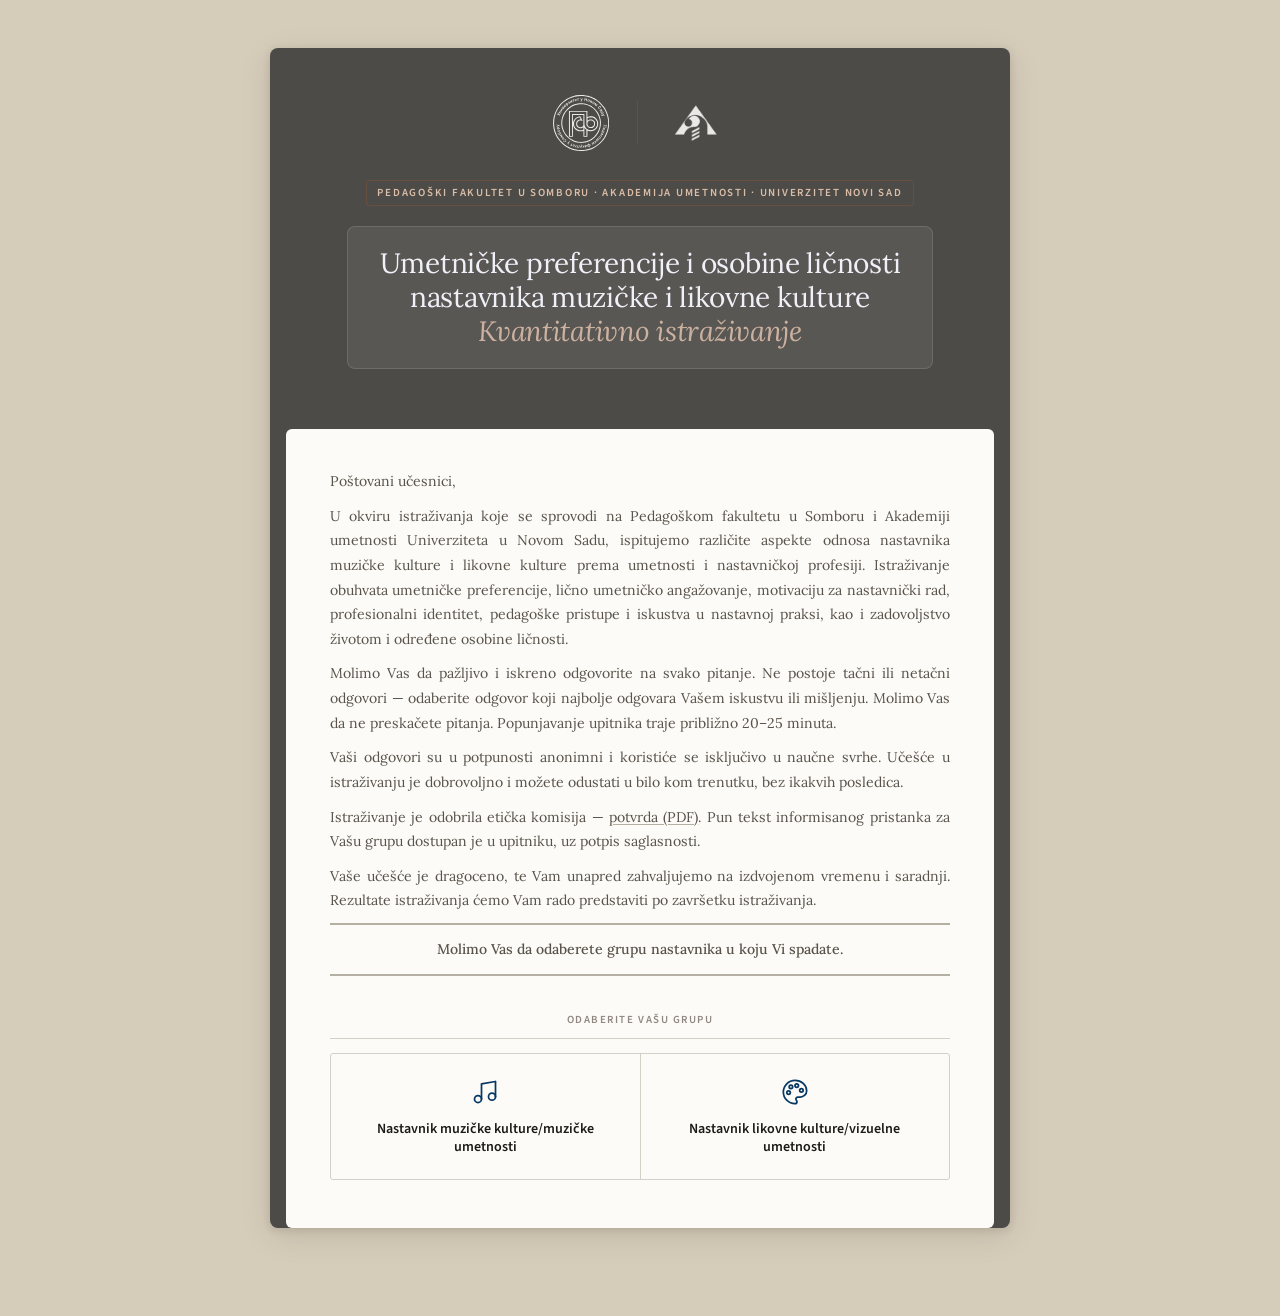
<file: index.html>
<!DOCTYPE html>
<html lang="sr">
<head>
    <meta charset="UTF-8">
    <meta name="viewport" content="width=device-width, initial-scale=1.0">
    <meta name="description" content="Anonimni naučni upitnik o umetničkim preferencijama i osobinama ličnosti nastavnika muzičke kulture/muzičke umetnosti i likovne kulture/vizuelne umetnosti — Pedagoški fakultet u Somboru i Akademija umetnosti UNS.">
    <meta name="robots" content="noindex">
    <meta name="theme-color" content="#4D4B47">
    <link rel="icon" href="assets/favicon.svg" type="image/svg+xml">
    <title>Upitnik za istraživanje</title>
    <link rel="stylesheet" href="assets/style.css?v=2026-09-08">
</head>
<body>

    <div class="upitnik">

        <header class="upitnik-header">
            <div class="header-logoi">
                <img src="assets/logos/pedagoski-fakultet.svg" alt="Grb Pedagoškog fakulteta u Somboru" class="logo-pef">
                <span class="logo-podela" aria-hidden="true"></span>
                <img src="assets/logos/akademija-umetnosti.png" alt="Logo Akademije umetnosti, Univerzitet u Novom Sadu" class="logo-au">
            </div>
            <div class="badge">Pedagoški fakultet u Somboru · Akademija umetnosti · Univerzitet Novi Sad</div>
            <h1>Umetničke preferencije i osobine ličnosti<br>nastavnika muzičke i likovne kulture<br><em>Kvantitativno istraživanje</em></h1>
        </header>

        <div class="uvod-telo">

            <div class="uvod-tekst puno">
                <p>Poštovani učesnici,</p>
                <p>U okviru istraživanja koje se sprovodi na Pedagoškom fakultetu u Somboru i Akademiji umetnosti Univerziteta u Novom Sadu, ispitujemo različite aspekte odnosa nastavnika muzičke kulture i likovne kulture prema umetnosti i nastavničkoj profesiji. Istraživanje obuhvata umetničke preferencije, lično umetničko angažovanje, motivaciju za nastavnički rad, profesionalni identitet, pedagoške pristupe i iskustva u nastavnoj praksi, kao i zadovoljstvo životom i određene osobine ličnosti.</p>
                <p>Molimo Vas da pažljivo i iskreno odgovorite na svako pitanje. Ne postoje tačni ili netačni odgovori — odaberite odgovor koji najbolje odgovara Vašem iskustvu ili mišljenju. Molimo Vas da ne preskačete pitanja. Popunjavanje upitnika traje približno 20–25 minuta.</p>
                <p>Vaši odgovori su u potpunosti anonimni i koristiće se isključivo u naučne svrhe. Učešće u istraživanju je dobrovoljno i možete odustati u bilo kom trenutku, bez ikakvih posledica.</p>
                <p class="uvod-dokumenti">Istraživanje je odobrila etička komisija — <a href="assets/dokumenta/potvrda-eticke-komisije.pdf" target="_blank" rel="noopener">potvrda (PDF)</a>. Pun tekst informisanog pristanka za Vašu grupu dostupan je u upitniku, uz potpis saglasnosti.</p>
                <p>Vaše učešće je dragoceno, te Vam unapred zahvaljujemo na izdvojenom vremenu i saradnji. Rezultate istraživanja ćemo Vam rado predstaviti po završetku istraživanja.</p>
                <p class="uvod-istaknuto">Molimo Vas da odaberete grupu nastavnika u koju Vi spadate.</p>
            </div>

            <p class="izbor-naslov">Odaberite Vašu grupu</p>
            <div class="aktivnosti">
                <a href="strane/index-muzika.html" class="dugme-aktivnost">
                    <span class="akt-ikona">
                        <svg viewBox="0 0 24 24"><path d="M9 18V5l12-2v13"></path><circle cx="6" cy="18" r="3"></circle><circle cx="18" cy="16" r="3"></circle></svg>
                    </span>
                    <span>
                        <span class="akt-ime">Nastavnik muzičke kulture/muzičke umetnosti</span>
                    </span>
                </a>
                <a href="strane/index-likovno.html" class="dugme-aktivnost">
                    <span class="akt-ikona">
                        <svg viewBox="0 0 24 24"><circle cx="13.5" cy="6.5" r="1.5"></circle><circle cx="17.5" cy="10.5" r="1.5"></circle><circle cx="8.5" cy="7.5" r="1.5"></circle><circle cx="6.5" cy="12.5" r="1.5"></circle><path d="M12 2C6.5 2 2 6.5 2 12s4.5 10 10 10c.926 0 1.648-.746 1.648-1.688 0-.437-.18-.835-.437-1.125-.29-.289-.438-.652-.438-1.125a1.64 1.64 0 0 1 1.668-1.668h1.996c3.051 0 5.555-2.503 5.555-5.554C21.965 6.012 17.461 2 12 2z"></path></svg>
                    </span>
                    <span>
                        <span class="akt-ime">Nastavnik likovne kulture/vizuelne umetnosti</span>
                    </span>
                </a>
            </div>

        </div>

    </div>

    <script src="assets/script.js?v=2026-09-08"></script>
</body>
</html>
</file>
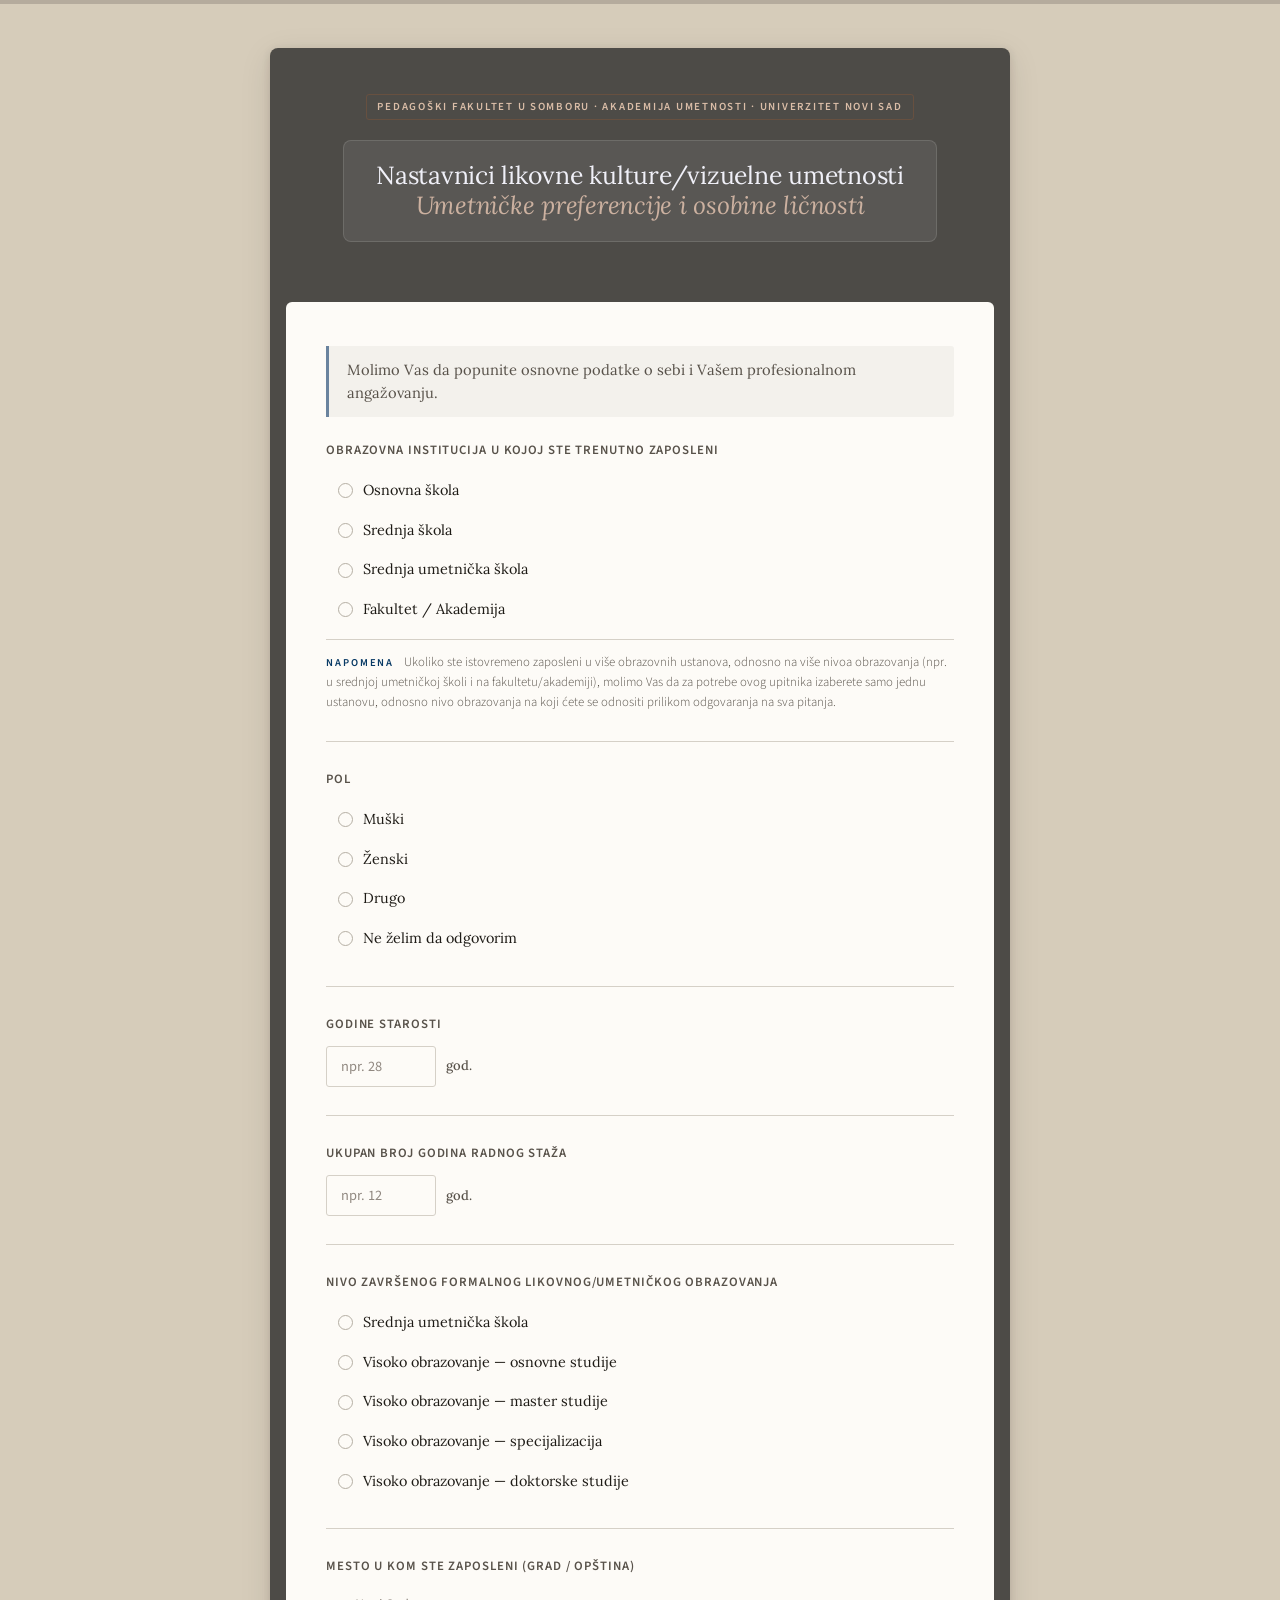
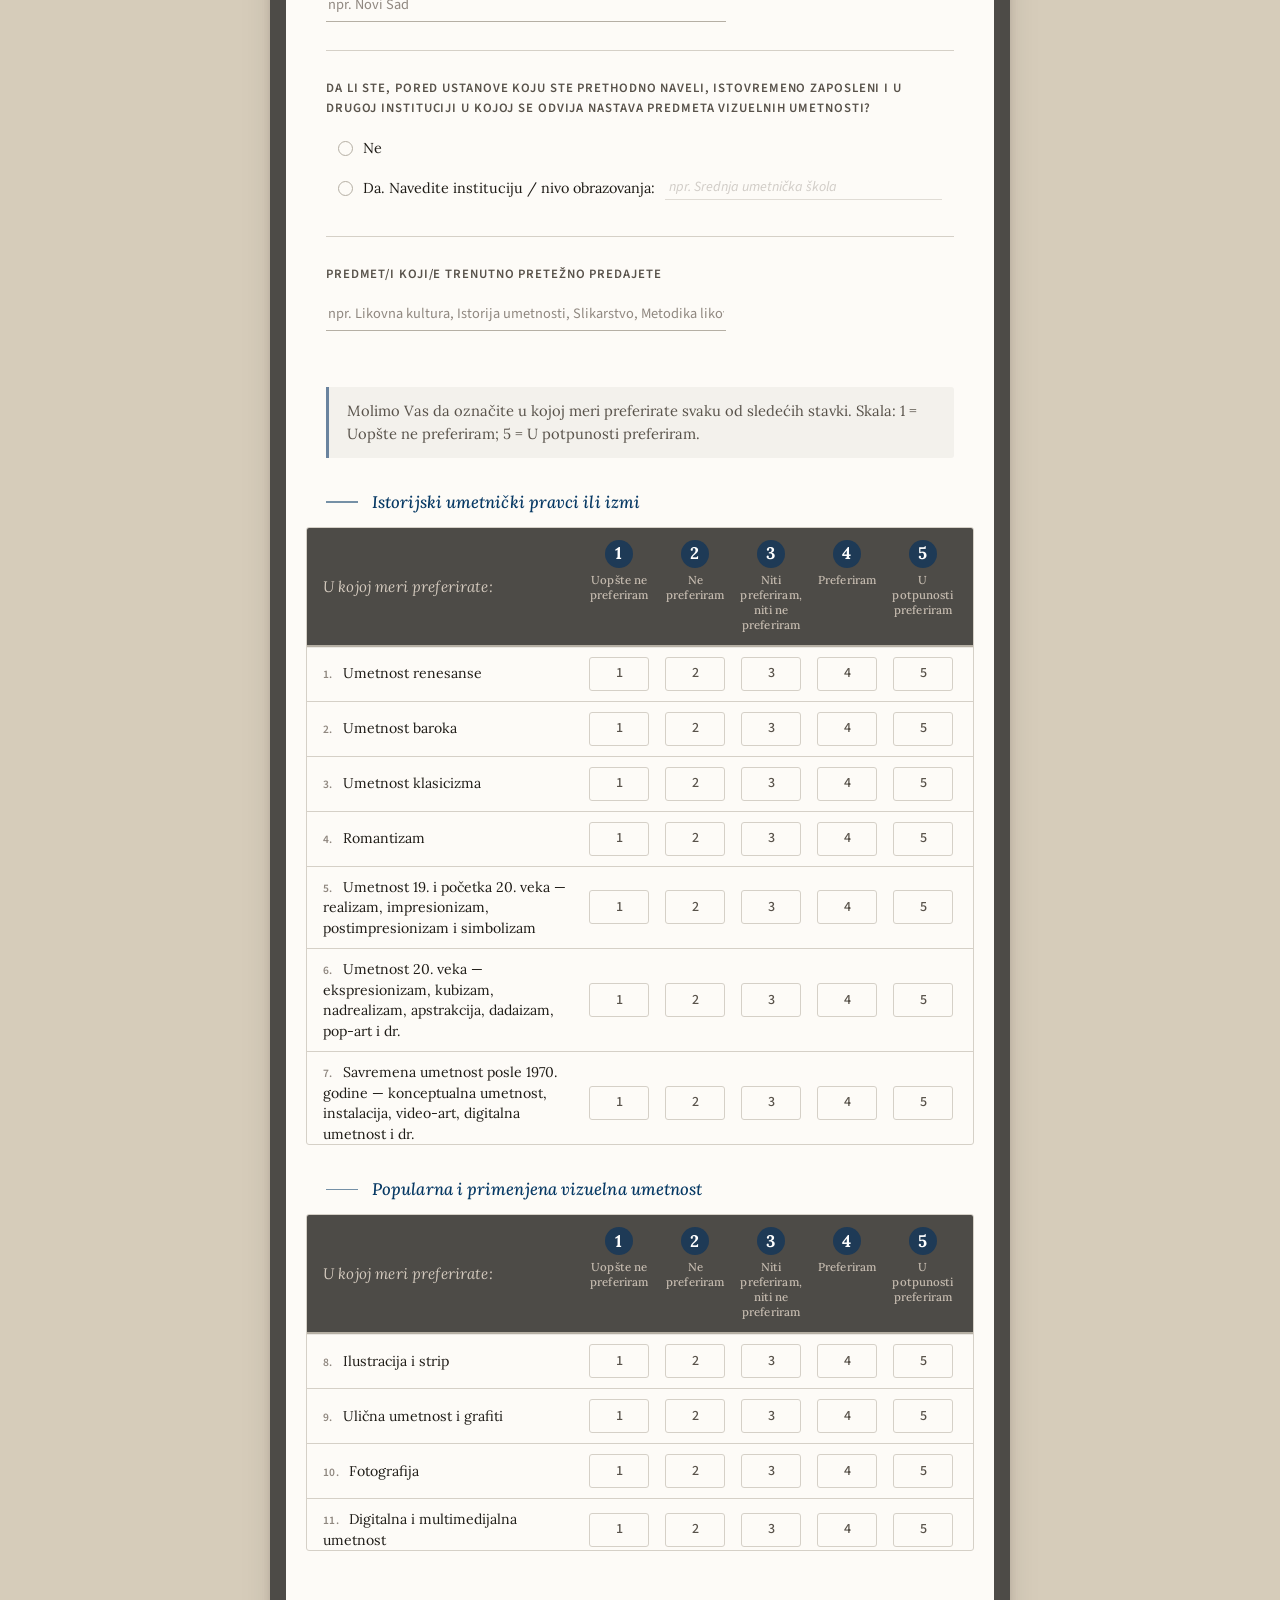
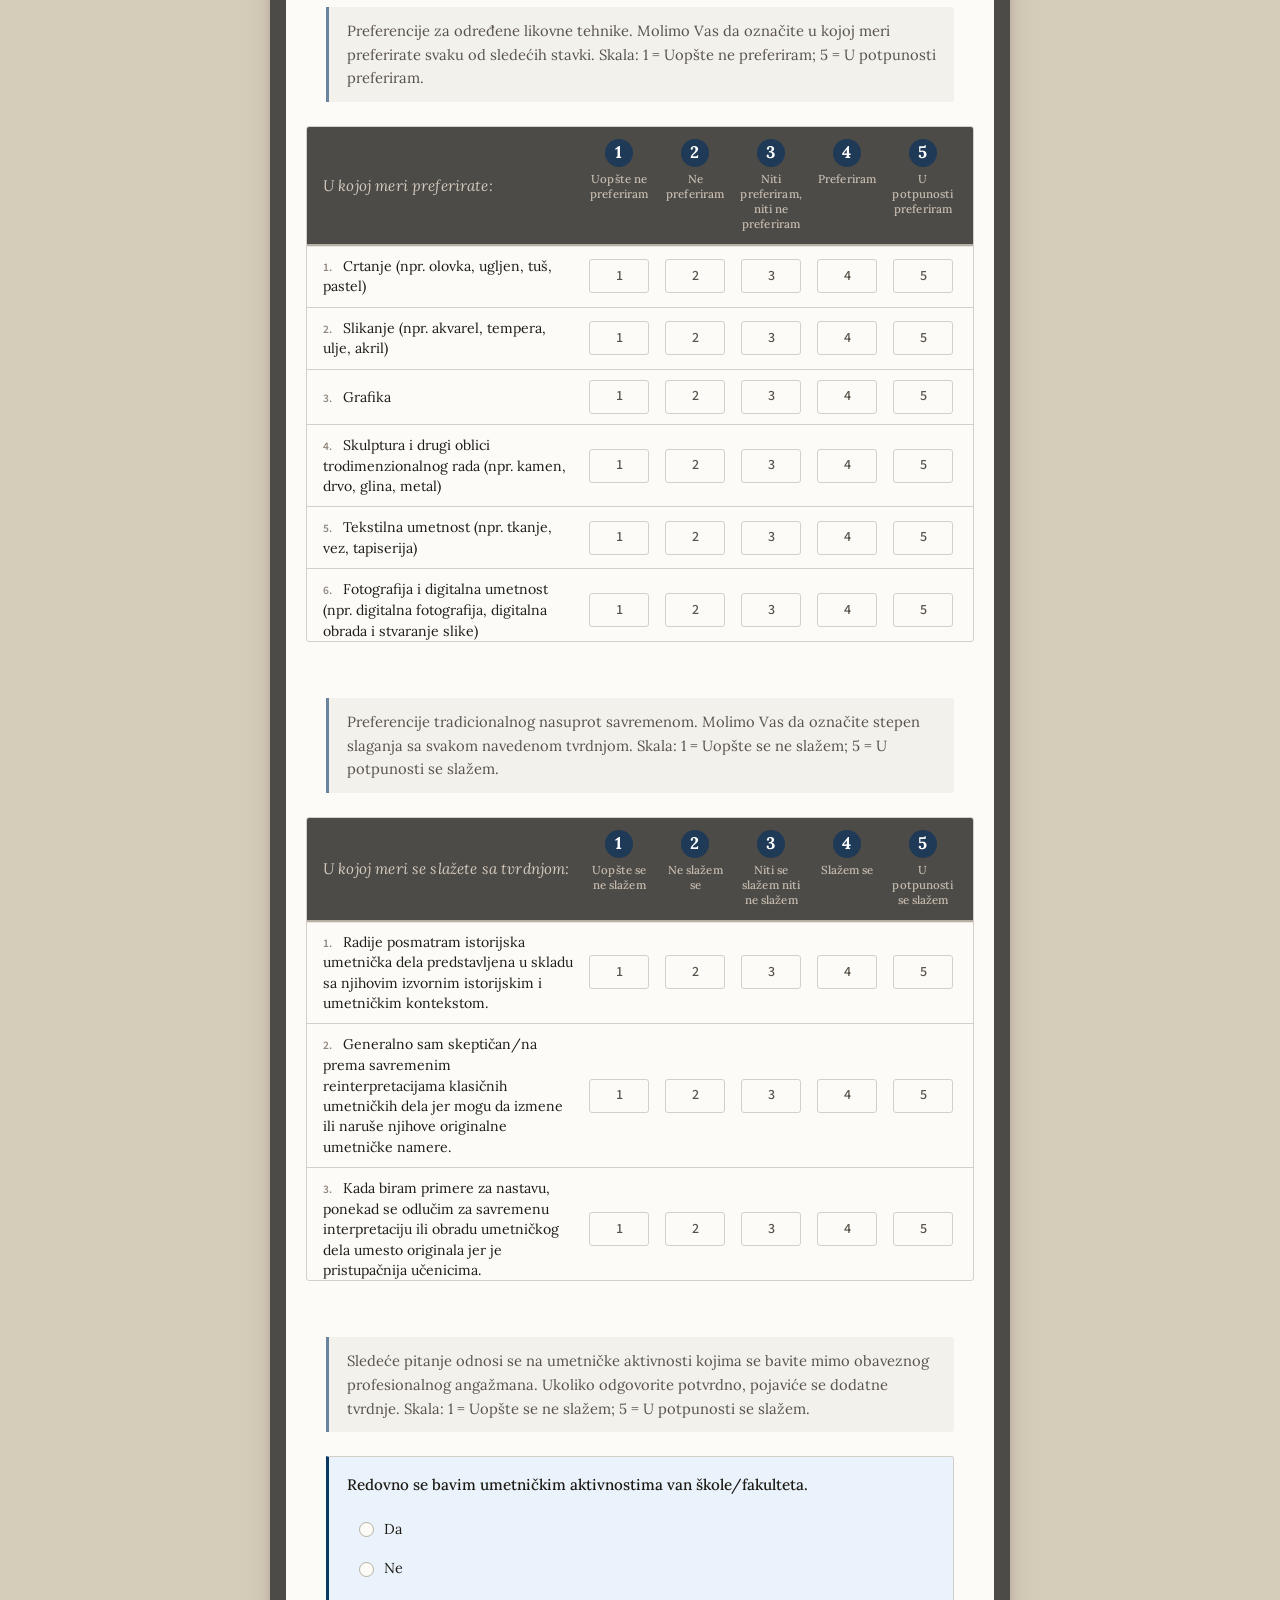
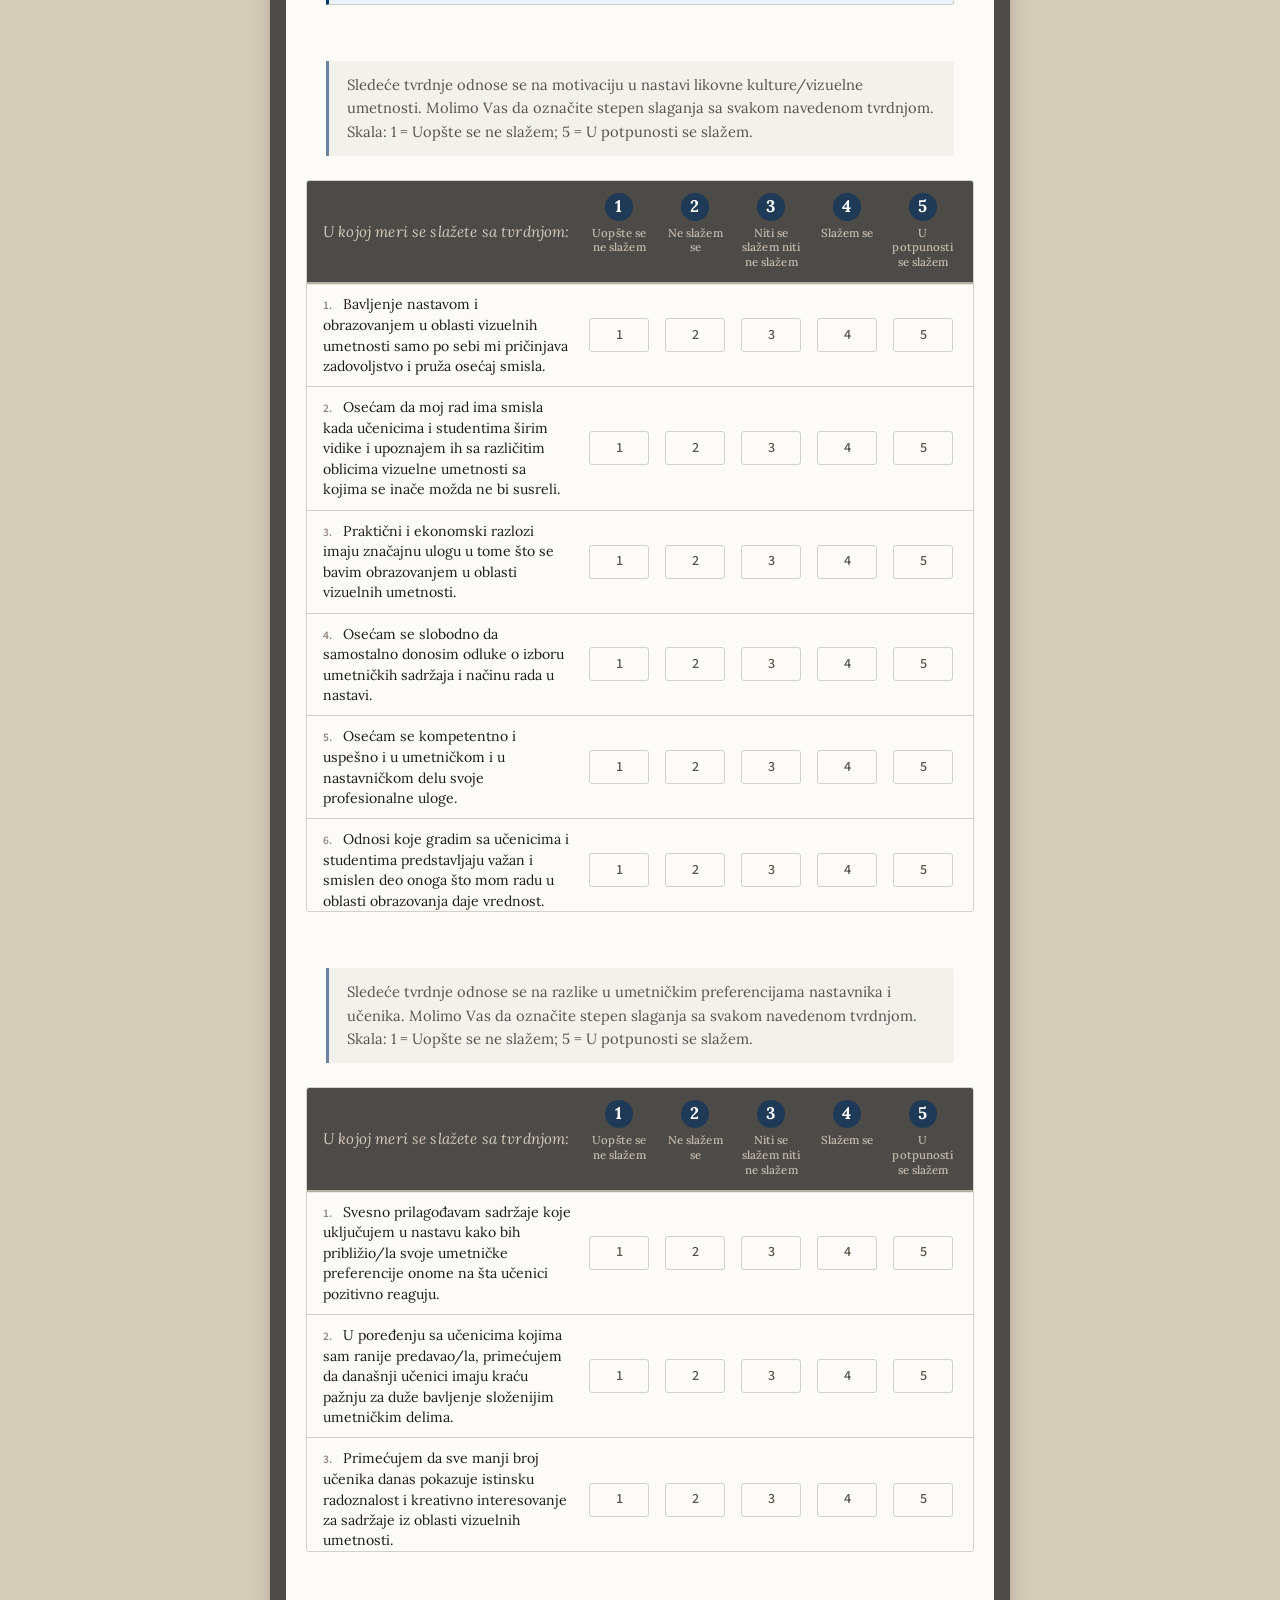
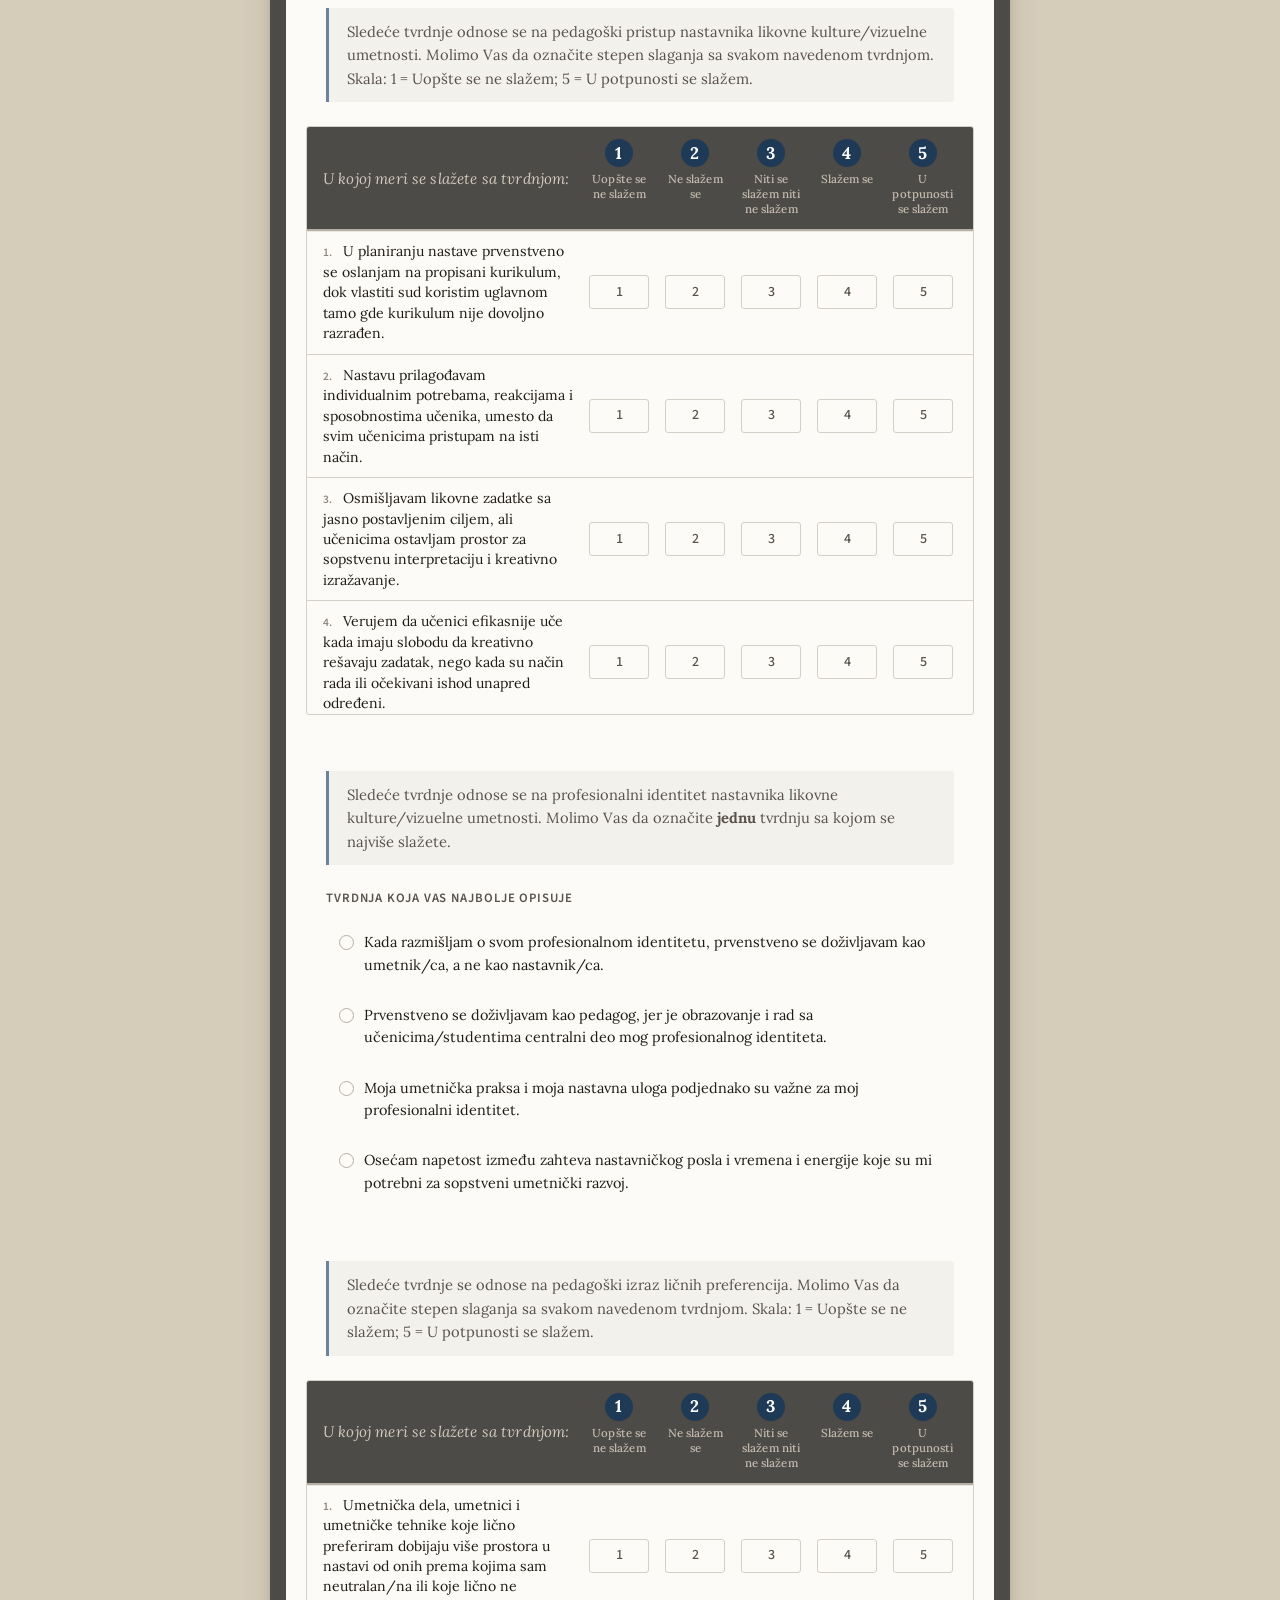
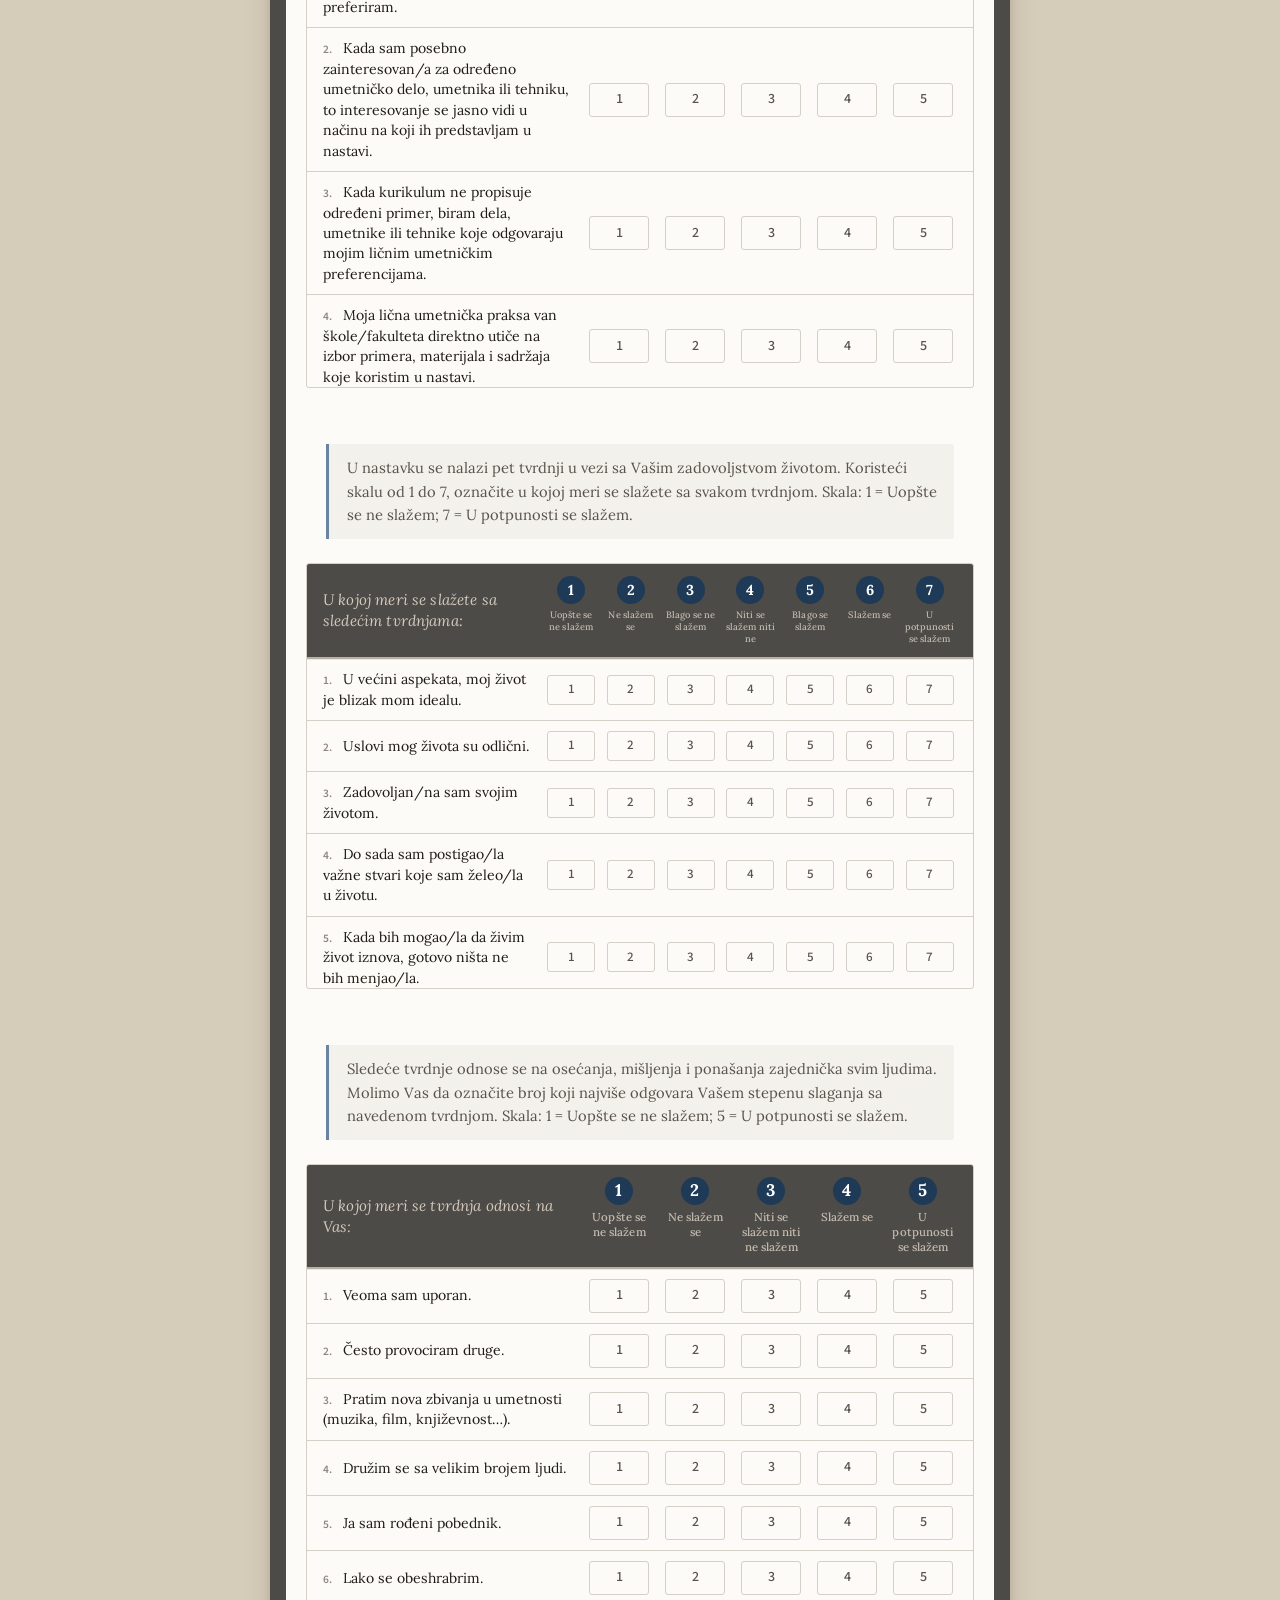
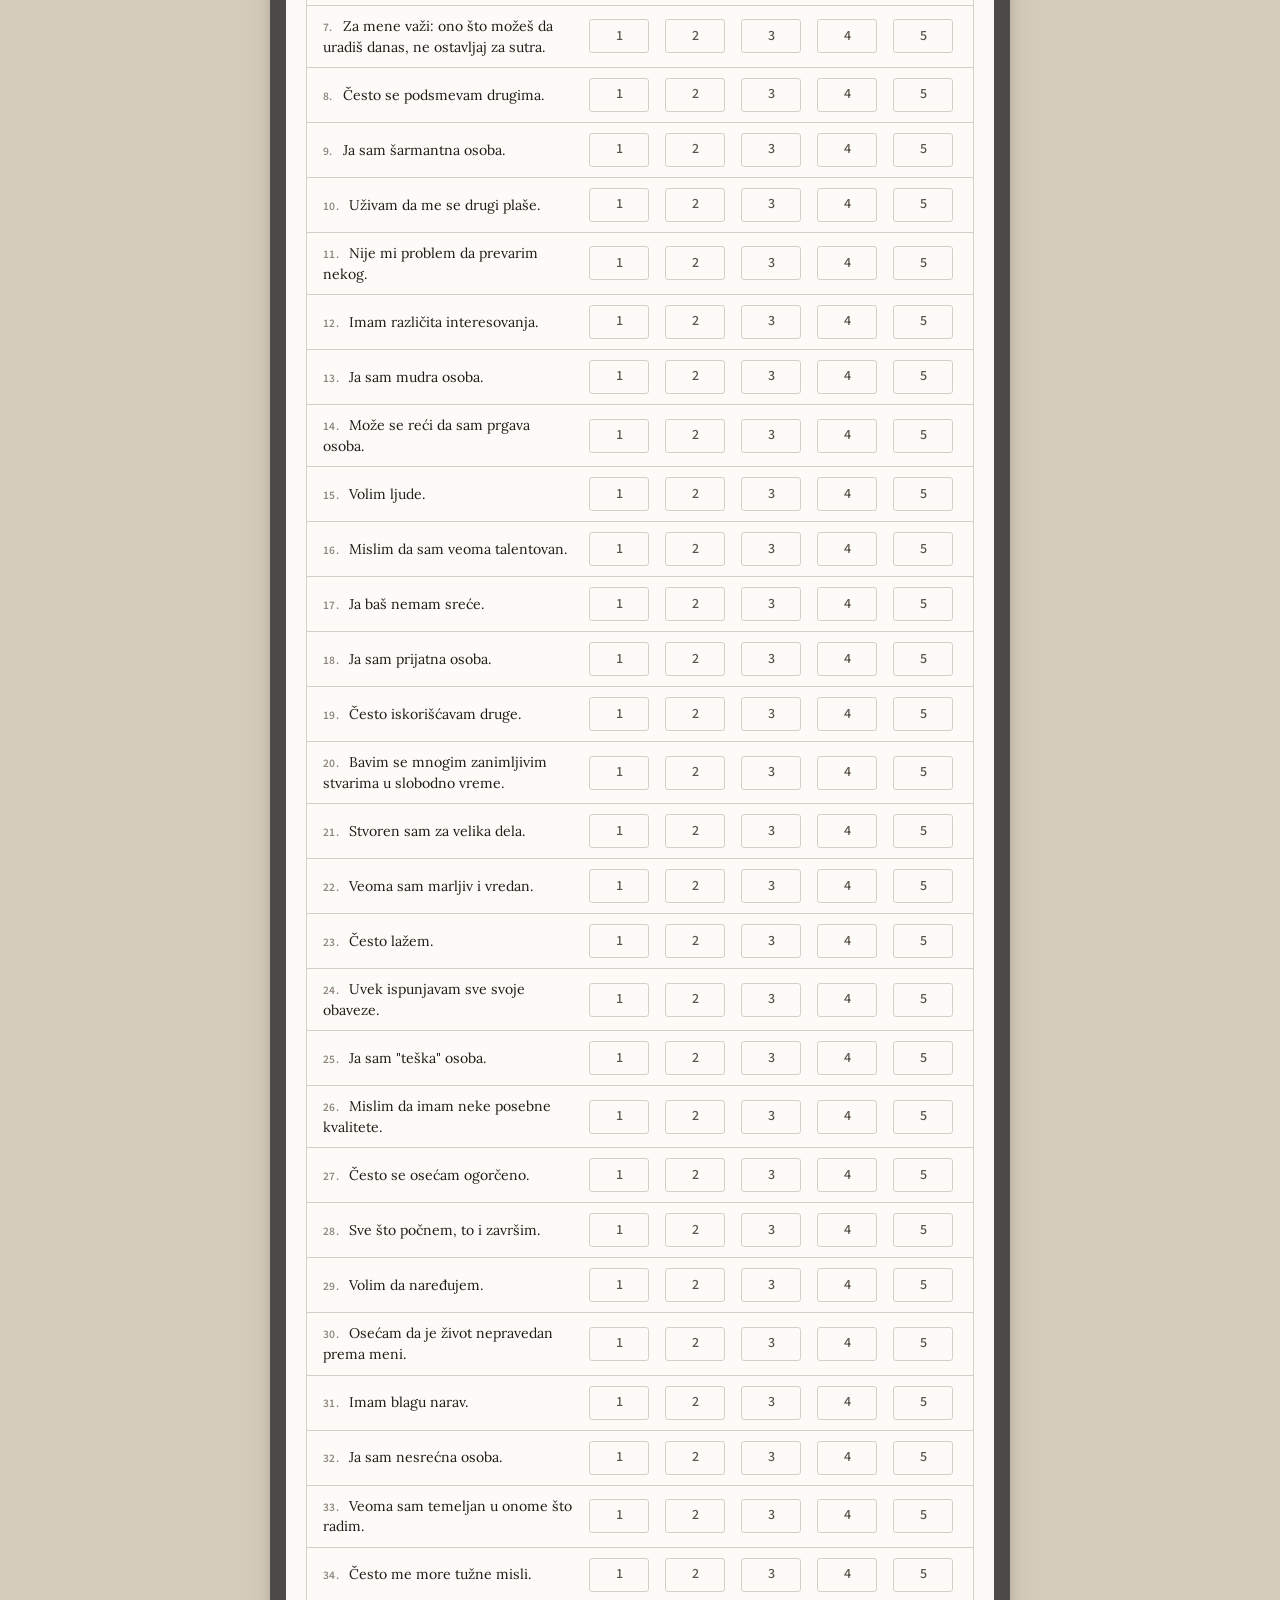
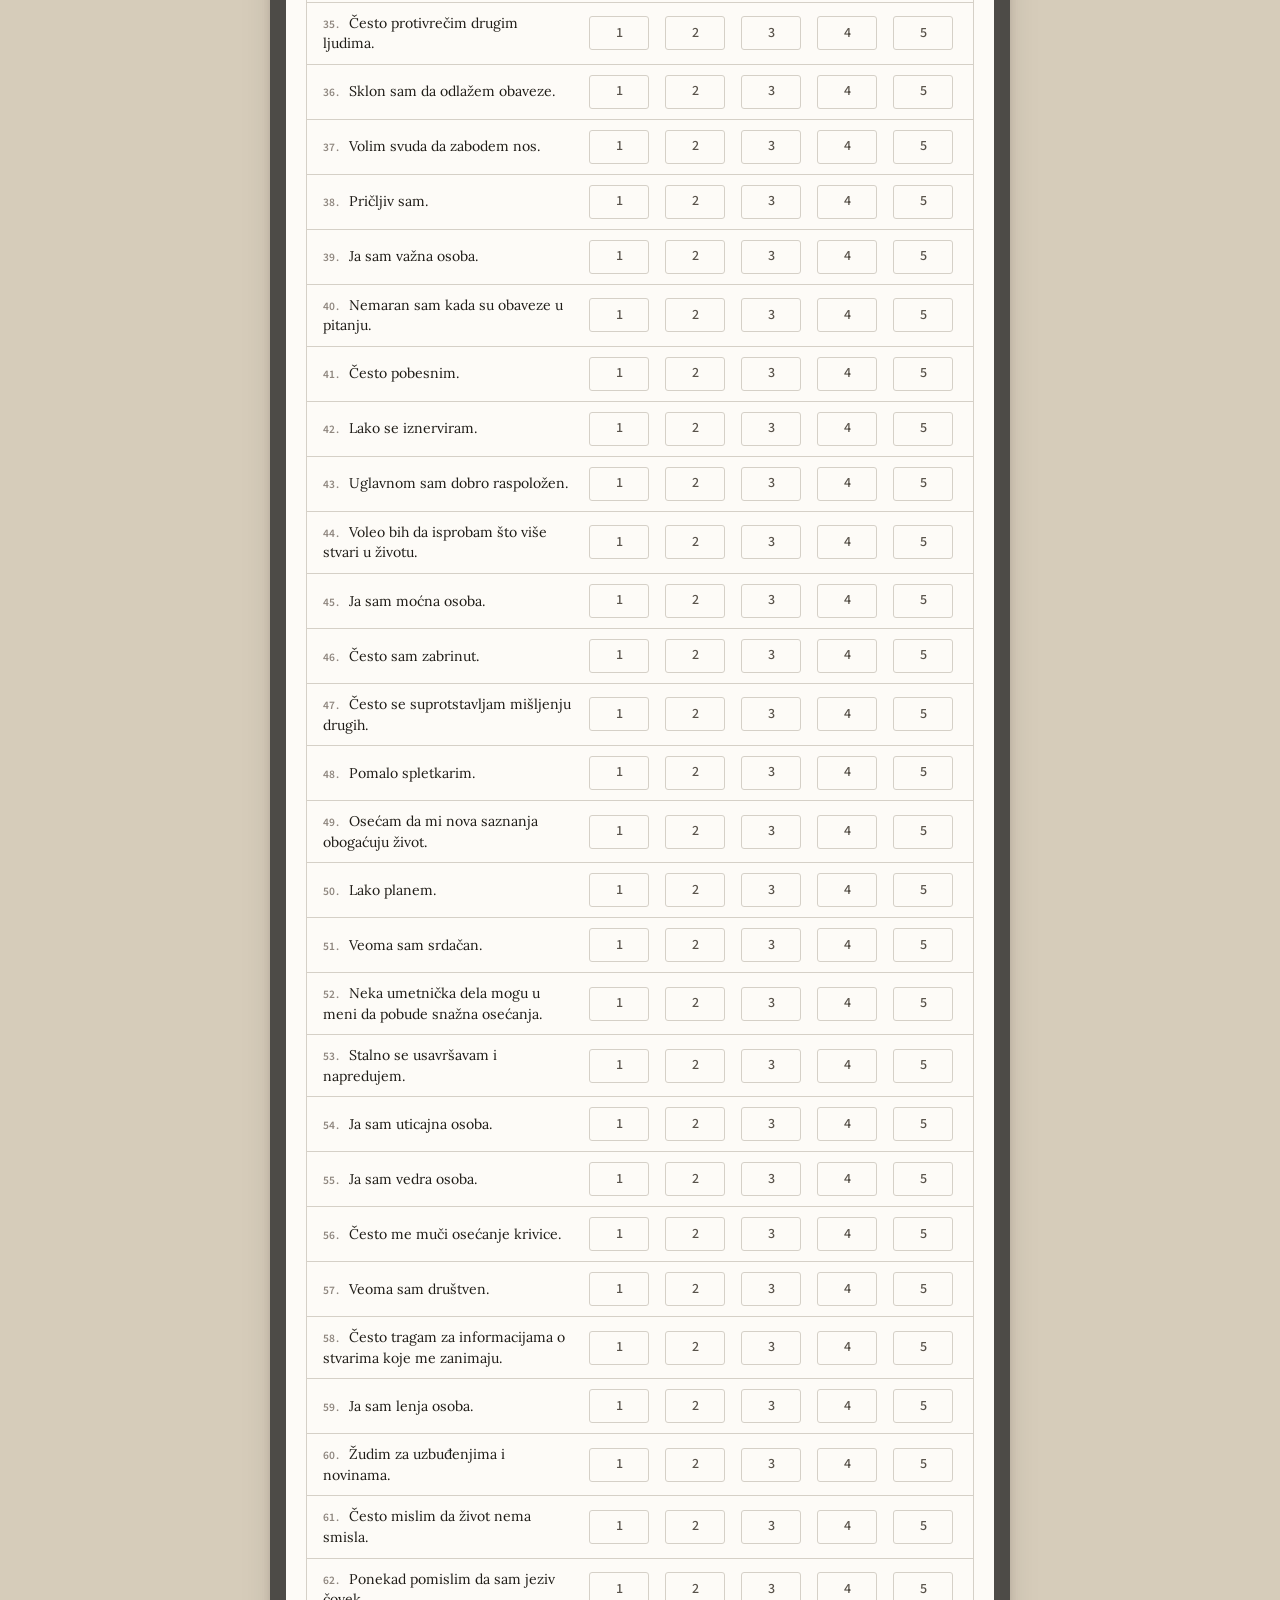
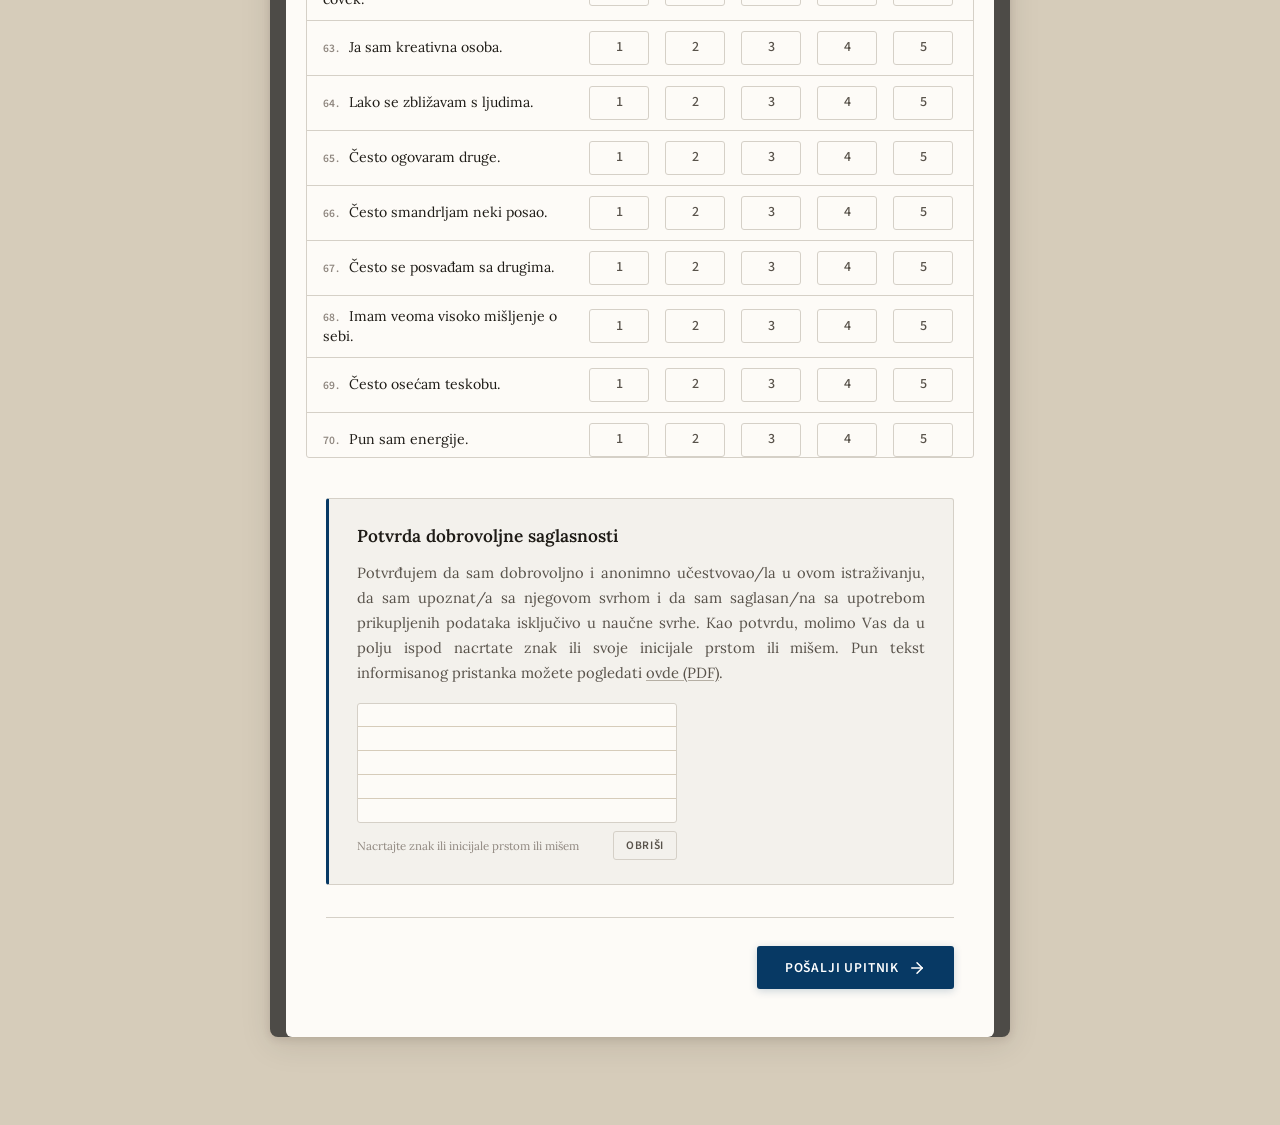
<file: strane/index-likovno.html>
<!DOCTYPE html>
<html lang="sr">
<head>
    <meta charset="UTF-8">
    <meta name="viewport" content="width=device-width, initial-scale=1.0">
    <meta name="description" content="Anonimni naučni upitnik o umetničkim preferencijama i osobinama ličnosti nastavnika muzičke kulture/muzičke umetnosti i likovne kulture/vizuelne umetnosti — Pedagoški fakultet u Somboru i Akademija umetnosti UNS.">
    <meta name="robots" content="noindex">
    <meta name="theme-color" content="#4D4B47">
    <link rel="icon" href="../assets/favicon.svg" type="image/svg+xml">
    <title>Upitnik — Nastavnici likovne kulture/vizuelne umetnosti</title>
    <link rel="stylesheet" href="../assets/style.css?v=2026-09-08">
</head>
<body>

    <div class="upitnik">

        <header class="upitnik-header">
            <div class="badge">Pedagoški fakultet u Somboru · Akademija umetnosti · Univerzitet Novi Sad</div>
            <h1>Nastavnici likovne kulture/vizuelne umetnosti<br><em>Umetničke preferencije i osobine ličnosti</em></h1>
        </header>

        <form id="forma" novalidate>
            <input type="hidden" name="tip_upitnika" value="likovno">
            <!-- Honeypot: skriveno polje protiv botova; pravi korisnici ga ne popunjavaju -->
            <div class="hp-polje" aria-hidden="true">
                <label>Ne popunjavajte ovo polje<input type="text" name="hp_polje" tabindex="-1" autocomplete="off"></label>
            </div>

            <!-- ═══════════════════════════════
                 SEKCIJA 1: OSNOVNI PODACI I PROFESIONALNO ANGAŽOVANJE
                 ═══════════════════════════════ -->
            <section class="sekcija" id="demografija">
                <p class="skala-uputstvo">Molimo Vas da popunite osnovne podatke o sebi i Vašem profesionalnom angažovanju.</p>

                <div class="pitanje">
                    <label class="pitanje-tekst">Obrazovna institucija u kojoj ste trenutno zaposleni</label>
                    <div class="opcije-red">
                        <label class="opcija"><input type="radio" name="nivo_zaposlenja" value="osnovna"><span>Osnovna škola</span></label>
                        <label class="opcija"><input type="radio" name="nivo_zaposlenja" value="srednja"><span>Srednja škola</span></label>
                        <label class="opcija"><input type="radio" name="nivo_zaposlenja" value="srednja_umetnicka"><span>Srednja umetnička škola</span></label>
                        <label class="opcija"><input type="radio" name="nivo_zaposlenja" value="fakultet"><span>Fakultet / Akademija</span></label>
                    </div>
                    <p class="pitanje-napomena">Ukoliko ste istovremeno zaposleni u više obrazovnih ustanova, odnosno na više nivoa obrazovanja (npr. u srednjoj umetničkoj školi i na fakultetu/akademiji), molimo Vas da za potrebe ovog upitnika izaberete samo jednu ustanovu, odnosno nivo obrazovanja na koji ćete se odnositi prilikom odgovaranja na sva pitanja.</p>
                </div>
                <div class="pitanje">
                    <label class="pitanje-tekst">Pol</label>
                    <div class="opcije-red">
                        <label class="opcija"><input type="radio" name="pol" value="muski"><span>Muški</span></label>
                        <label class="opcija"><input type="radio" name="pol" value="zenski"><span>Ženski</span></label>
                        <label class="opcija"><input type="radio" name="pol" value="drugo"><span>Drugo</span></label>
                        <label class="opcija"><input type="radio" name="pol" value="ne_zelim"><span>Ne želim da odgovorim</span></label>
                    </div>
                </div>
                <div class="pitanje">
                    <label class="pitanje-tekst" for="godine">Godine starosti</label>
                    <div class="unos-wrapper">
                        <input type="number" id="godine" name="godine" min="18" max="80" step="1" inputmode="numeric" placeholder="npr. 28" class="unos-broj">
                        <span class="unos-suffix">god.</span>
                    </div>
                </div>
                <div class="pitanje">
                    <label class="pitanje-tekst" for="staz">Ukupan broj godina radnog staža</label>
                    <div class="unos-wrapper">
                        <input type="number" id="staz" name="staz" min="0" max="60" step="1" inputmode="numeric" placeholder="npr. 12" class="unos-broj">
                        <span class="unos-suffix">god.</span>
                    </div>
                </div>
                <div class="pitanje">
                    <label class="pitanje-tekst">Nivo završenog formalnog likovnog/umetničkog obrazovanja</label>
                    <div class="opcije-red">
                        <label class="opcija"><input type="radio" name="l_obrazovanje" value="srednja_umetnicka"><span>Srednja umetnička škola</span></label>
                        <label class="opcija"><input type="radio" name="l_obrazovanje" value="visoko_osnovne"><span>Visoko obrazovanje — osnovne studije</span></label>
                        <label class="opcija"><input type="radio" name="l_obrazovanje" value="visoko_master"><span>Visoko obrazovanje — master studije</span></label>
                        <label class="opcija"><input type="radio" name="l_obrazovanje" value="visoko_specijalizacija"><span>Visoko obrazovanje — specijalizacija</span></label>
                        <label class="opcija"><input type="radio" name="l_obrazovanje" value="visoko_doktorske"><span>Visoko obrazovanje — doktorske studije</span></label>
                    </div>
                </div>
                <div class="pitanje">
                    <label class="pitanje-tekst" for="mesto">Mesto u kom ste zaposleni (grad / opština)</label>
                    <div class="unos-wrapper">
                        <input type="text" id="mesto" name="mesto" placeholder="npr. Novi Sad" class="unos-linija">
                    </div>
                </div>
                <div class="pitanje">
                    <label class="pitanje-tekst">Da li ste, pored ustanove koju ste prethodno naveli, istovremeno zaposleni i u drugoj instituciji u kojoj se odvija nastava predmeta vizuelnih umetnosti?</label>
                    <div class="opcije-red">
                        <label class="opcija"><input type="radio" name="druga_institucija" value="ne"><span>Ne</span></label>
                        <label class="opcija opcija-drugo"><input type="radio" name="druga_institucija" value="da"><span>Da. Navedite instituciju / nivo obrazovanja: <input type="text" class="unos-drugo" name="druga_institucija_tekst" placeholder="npr. Srednja umetnička škola" tabindex="-1"></span></label>
                    </div>
                </div>
                <div class="pitanje">
                    <label class="pitanje-tekst" for="predmeti">Predmet/i koji/e trenutno pretežno predajete</label>
                    <div class="unos-wrapper">
                        <input type="text" id="predmeti" name="predmeti" placeholder="npr. Likovna kultura, Istorija umetnosti, Slikarstvo, Metodika likovne kulture" class="unos-linija">
                    </div>
                </div>
            </section>

            <!-- ═══════════════════════════════
                 SEKCIJA 2: LIKOVNE UMETNIČKE PREFERENCIJE
                 ═══════════════════════════════ -->
            <section class="sekcija">
                <p class="skala-uputstvo">Molimo Vas da označite u kojoj meri preferirate svaku od sledećih stavki. Skala: 1 = Uopšte ne preferiram; 5 = U potpunosti preferiram.</p>

                <p class="dimenzija-naslov">Istorijski umetnički pravci ili izmi</p>
                <div class="likert-blok">
                    <div class="likert-zaglavlje">
                        <div class="likert-pitanje">U kojoj meri preferirate:</div>
                        <div class="likert-brojevi">
                            <span><b>1</b><small>Uopšte ne preferiram</small></span>
                            <span><b>2</b><small>Ne preferiram</small></span>
                            <span><b>3</b><small>Niti preferiram, niti ne preferiram</small></span>
                            <span><b>4</b><small>Preferiram</small></span>
                            <span><b>5</b><small>U potpunosti preferiram</small></span>
                        </div>
                    </div>
                    <div class="likert-red pitanje"><label class="likert-stavka"><span class="likert-stavka-broj">1.</span> Umetnost renesanse</label><div class="likert-opcije"><label class="likert-opcija"><input type="radio" name="l_pref1" value="1"><span>1</span></label><label class="likert-opcija"><input type="radio" name="l_pref1" value="2"><span>2</span></label><label class="likert-opcija"><input type="radio" name="l_pref1" value="3"><span>3</span></label><label class="likert-opcija"><input type="radio" name="l_pref1" value="4"><span>4</span></label><label class="likert-opcija"><input type="radio" name="l_pref1" value="5"><span>5</span></label></div></div>
                    <div class="likert-red pitanje"><label class="likert-stavka"><span class="likert-stavka-broj">2.</span> Umetnost baroka</label><div class="likert-opcije"><label class="likert-opcija"><input type="radio" name="l_pref2" value="1"><span>1</span></label><label class="likert-opcija"><input type="radio" name="l_pref2" value="2"><span>2</span></label><label class="likert-opcija"><input type="radio" name="l_pref2" value="3"><span>3</span></label><label class="likert-opcija"><input type="radio" name="l_pref2" value="4"><span>4</span></label><label class="likert-opcija"><input type="radio" name="l_pref2" value="5"><span>5</span></label></div></div>
                    <div class="likert-red pitanje"><label class="likert-stavka"><span class="likert-stavka-broj">3.</span> Umetnost klasicizma</label><div class="likert-opcije"><label class="likert-opcija"><input type="radio" name="l_pref3" value="1"><span>1</span></label><label class="likert-opcija"><input type="radio" name="l_pref3" value="2"><span>2</span></label><label class="likert-opcija"><input type="radio" name="l_pref3" value="3"><span>3</span></label><label class="likert-opcija"><input type="radio" name="l_pref3" value="4"><span>4</span></label><label class="likert-opcija"><input type="radio" name="l_pref3" value="5"><span>5</span></label></div></div>
                    <div class="likert-red pitanje"><label class="likert-stavka"><span class="likert-stavka-broj">4.</span> Romantizam</label><div class="likert-opcije"><label class="likert-opcija"><input type="radio" name="l_pref4" value="1"><span>1</span></label><label class="likert-opcija"><input type="radio" name="l_pref4" value="2"><span>2</span></label><label class="likert-opcija"><input type="radio" name="l_pref4" value="3"><span>3</span></label><label class="likert-opcija"><input type="radio" name="l_pref4" value="4"><span>4</span></label><label class="likert-opcija"><input type="radio" name="l_pref4" value="5"><span>5</span></label></div></div>
                    <div class="likert-red pitanje"><label class="likert-stavka"><span class="likert-stavka-broj">5.</span> Umetnost 19. i početka 20. veka — realizam, impresionizam, postimpresionizam i simbolizam</label><div class="likert-opcije"><label class="likert-opcija"><input type="radio" name="l_pref5" value="1"><span>1</span></label><label class="likert-opcija"><input type="radio" name="l_pref5" value="2"><span>2</span></label><label class="likert-opcija"><input type="radio" name="l_pref5" value="3"><span>3</span></label><label class="likert-opcija"><input type="radio" name="l_pref5" value="4"><span>4</span></label><label class="likert-opcija"><input type="radio" name="l_pref5" value="5"><span>5</span></label></div></div>
                    <div class="likert-red pitanje"><label class="likert-stavka"><span class="likert-stavka-broj">6.</span> Umetnost 20. veka — ekspresionizam, kubizam, nadrealizam, apstrakcija, dadaizam, pop-art i dr.</label><div class="likert-opcije"><label class="likert-opcija"><input type="radio" name="l_pref6" value="1"><span>1</span></label><label class="likert-opcija"><input type="radio" name="l_pref6" value="2"><span>2</span></label><label class="likert-opcija"><input type="radio" name="l_pref6" value="3"><span>3</span></label><label class="likert-opcija"><input type="radio" name="l_pref6" value="4"><span>4</span></label><label class="likert-opcija"><input type="radio" name="l_pref6" value="5"><span>5</span></label></div></div>
                    <div class="likert-red pitanje"><label class="likert-stavka"><span class="likert-stavka-broj">7.</span> Savremena umetnost posle 1970. godine — konceptualna umetnost, instalacija, video-art, digitalna umetnost i dr.</label><div class="likert-opcije"><label class="likert-opcija"><input type="radio" name="l_pref7" value="1"><span>1</span></label><label class="likert-opcija"><input type="radio" name="l_pref7" value="2"><span>2</span></label><label class="likert-opcija"><input type="radio" name="l_pref7" value="3"><span>3</span></label><label class="likert-opcija"><input type="radio" name="l_pref7" value="4"><span>4</span></label><label class="likert-opcija"><input type="radio" name="l_pref7" value="5"><span>5</span></label></div></div>
                </div>

                <p class="dimenzija-naslov">Popularna i primenjena vizuelna umetnost</p>
                <div class="likert-blok">
                    <div class="likert-zaglavlje">
                        <div class="likert-pitanje">U kojoj meri preferirate:</div>
                        <div class="likert-brojevi">
                            <span><b>1</b><small>Uopšte ne preferiram</small></span>
                            <span><b>2</b><small>Ne preferiram</small></span>
                            <span><b>3</b><small>Niti preferiram, niti ne preferiram</small></span>
                            <span><b>4</b><small>Preferiram</small></span>
                            <span><b>5</b><small>U potpunosti preferiram</small></span>
                        </div>
                    </div>
                    <div class="likert-red pitanje"><label class="likert-stavka"><span class="likert-stavka-broj">8.</span> Ilustracija i strip</label><div class="likert-opcije"><label class="likert-opcija"><input type="radio" name="l_pref8" value="1"><span>1</span></label><label class="likert-opcija"><input type="radio" name="l_pref8" value="2"><span>2</span></label><label class="likert-opcija"><input type="radio" name="l_pref8" value="3"><span>3</span></label><label class="likert-opcija"><input type="radio" name="l_pref8" value="4"><span>4</span></label><label class="likert-opcija"><input type="radio" name="l_pref8" value="5"><span>5</span></label></div></div>
                    <div class="likert-red pitanje"><label class="likert-stavka"><span class="likert-stavka-broj">9.</span> Ulična umetnost i grafiti</label><div class="likert-opcije"><label class="likert-opcija"><input type="radio" name="l_pref9" value="1"><span>1</span></label><label class="likert-opcija"><input type="radio" name="l_pref9" value="2"><span>2</span></label><label class="likert-opcija"><input type="radio" name="l_pref9" value="3"><span>3</span></label><label class="likert-opcija"><input type="radio" name="l_pref9" value="4"><span>4</span></label><label class="likert-opcija"><input type="radio" name="l_pref9" value="5"><span>5</span></label></div></div>
                    <div class="likert-red pitanje"><label class="likert-stavka"><span class="likert-stavka-broj">10.</span> Fotografija</label><div class="likert-opcije"><label class="likert-opcija"><input type="radio" name="l_pref10" value="1"><span>1</span></label><label class="likert-opcija"><input type="radio" name="l_pref10" value="2"><span>2</span></label><label class="likert-opcija"><input type="radio" name="l_pref10" value="3"><span>3</span></label><label class="likert-opcija"><input type="radio" name="l_pref10" value="4"><span>4</span></label><label class="likert-opcija"><input type="radio" name="l_pref10" value="5"><span>5</span></label></div></div>
                    <div class="likert-red pitanje"><label class="likert-stavka"><span class="likert-stavka-broj">11.</span> Digitalna i multimedijalna umetnost</label><div class="likert-opcije"><label class="likert-opcija"><input type="radio" name="l_pref11" value="1"><span>1</span></label><label class="likert-opcija"><input type="radio" name="l_pref11" value="2"><span>2</span></label><label class="likert-opcija"><input type="radio" name="l_pref11" value="3"><span>3</span></label><label class="likert-opcija"><input type="radio" name="l_pref11" value="4"><span>4</span></label><label class="likert-opcija"><input type="radio" name="l_pref11" value="5"><span>5</span></label></div></div>
                </div>

            </section>

            <!-- ═══════════════════════════════
                 SEKCIJA 3: PREFERENCIJE ZA ODREĐENE LIKOVNE TEHNIKE
                 ═══════════════════════════════ -->
            <section class="sekcija">
                <p class="skala-uputstvo">Preferencije za određene likovne tehnike. Molimo Vas da označite u kojoj meri preferirate svaku od sledećih stavki. Skala: 1 = Uopšte ne preferiram; 5 = U potpunosti preferiram.</p>

                <div class="likert-blok">
                    <div class="likert-zaglavlje">
                        <div class="likert-pitanje">U kojoj meri preferirate:</div>
                        <div class="likert-brojevi">
                            <span><b>1</b><small>Uopšte ne preferiram</small></span>
                            <span><b>2</b><small>Ne preferiram</small></span>
                            <span><b>3</b><small>Niti preferiram, niti ne preferiram</small></span>
                            <span><b>4</b><small>Preferiram</small></span>
                            <span><b>5</b><small>U potpunosti preferiram</small></span>
                        </div>
                    </div>
                    <div class="likert-red pitanje"><label class="likert-stavka"><span class="likert-stavka-broj">1.</span> Crtanje (npr. olovka, ugljen, tuš, pastel)</label><div class="likert-opcije"><label class="likert-opcija"><input type="radio" name="l_tehnika1" value="1"><span>1</span></label><label class="likert-opcija"><input type="radio" name="l_tehnika1" value="2"><span>2</span></label><label class="likert-opcija"><input type="radio" name="l_tehnika1" value="3"><span>3</span></label><label class="likert-opcija"><input type="radio" name="l_tehnika1" value="4"><span>4</span></label><label class="likert-opcija"><input type="radio" name="l_tehnika1" value="5"><span>5</span></label></div></div>
                    <div class="likert-red pitanje"><label class="likert-stavka"><span class="likert-stavka-broj">2.</span> Slikanje (npr. akvarel, tempera, ulje, akril)</label><div class="likert-opcije"><label class="likert-opcija"><input type="radio" name="l_tehnika2" value="1"><span>1</span></label><label class="likert-opcija"><input type="radio" name="l_tehnika2" value="2"><span>2</span></label><label class="likert-opcija"><input type="radio" name="l_tehnika2" value="3"><span>3</span></label><label class="likert-opcija"><input type="radio" name="l_tehnika2" value="4"><span>4</span></label><label class="likert-opcija"><input type="radio" name="l_tehnika2" value="5"><span>5</span></label></div></div>
                    <div class="likert-red pitanje"><label class="likert-stavka"><span class="likert-stavka-broj">3.</span> Grafika</label><div class="likert-opcije"><label class="likert-opcija"><input type="radio" name="l_tehnika3" value="1"><span>1</span></label><label class="likert-opcija"><input type="radio" name="l_tehnika3" value="2"><span>2</span></label><label class="likert-opcija"><input type="radio" name="l_tehnika3" value="3"><span>3</span></label><label class="likert-opcija"><input type="radio" name="l_tehnika3" value="4"><span>4</span></label><label class="likert-opcija"><input type="radio" name="l_tehnika3" value="5"><span>5</span></label></div></div>
                    <div class="likert-red pitanje"><label class="likert-stavka"><span class="likert-stavka-broj">4.</span> Skulptura i drugi oblici trodimenzionalnog rada (npr. kamen, drvo, glina, metal)</label><div class="likert-opcije"><label class="likert-opcija"><input type="radio" name="l_tehnika4" value="1"><span>1</span></label><label class="likert-opcija"><input type="radio" name="l_tehnika4" value="2"><span>2</span></label><label class="likert-opcija"><input type="radio" name="l_tehnika4" value="3"><span>3</span></label><label class="likert-opcija"><input type="radio" name="l_tehnika4" value="4"><span>4</span></label><label class="likert-opcija"><input type="radio" name="l_tehnika4" value="5"><span>5</span></label></div></div>
                    <div class="likert-red pitanje"><label class="likert-stavka"><span class="likert-stavka-broj">5.</span> Tekstilna umetnost (npr. tkanje, vez, tapiserija)</label><div class="likert-opcije"><label class="likert-opcija"><input type="radio" name="l_tehnika5" value="1"><span>1</span></label><label class="likert-opcija"><input type="radio" name="l_tehnika5" value="2"><span>2</span></label><label class="likert-opcija"><input type="radio" name="l_tehnika5" value="3"><span>3</span></label><label class="likert-opcija"><input type="radio" name="l_tehnika5" value="4"><span>4</span></label><label class="likert-opcija"><input type="radio" name="l_tehnika5" value="5"><span>5</span></label></div></div>
                    <div class="likert-red pitanje"><label class="likert-stavka"><span class="likert-stavka-broj">6.</span> Fotografija i digitalna umetnost (npr. digitalna fotografija, digitalna obrada i stvaranje slike)</label><div class="likert-opcije"><label class="likert-opcija"><input type="radio" name="l_tehnika6" value="1"><span>1</span></label><label class="likert-opcija"><input type="radio" name="l_tehnika6" value="2"><span>2</span></label><label class="likert-opcija"><input type="radio" name="l_tehnika6" value="3"><span>3</span></label><label class="likert-opcija"><input type="radio" name="l_tehnika6" value="4"><span>4</span></label><label class="likert-opcija"><input type="radio" name="l_tehnika6" value="5"><span>5</span></label></div></div>
                </div>
            </section>

            <!-- ═══════════════════════════════
                 SEKCIJA 4: PREFERENCIJE TRADICIONALNOG NASUPROT SAVREMENOM
                 ═══════════════════════════════ -->
            <section class="sekcija">
                <p class="skala-uputstvo">Preferencije tradicionalnog nasuprot savremenom. Molimo Vas da označite stepen slaganja sa svakom navedenom tvrdnjom. Skala: 1 = Uopšte se ne slažem; 5 = U potpunosti se slažem.</p>

                <div class="likert-blok">
                    <div class="likert-zaglavlje">
                        <div class="likert-pitanje">U kojoj meri se slažete sa tvrdnjom:</div>
                        <div class="likert-brojevi">
                            <span><b>1</b><small>Uopšte se ne slažem</small></span>
                            <span><b>2</b><small>Ne slažem se</small></span>
                            <span><b>3</b><small>Niti se slažem niti ne slažem</small></span>
                            <span><b>4</b><small>Slažem se</small></span>
                            <span><b>5</b><small>U potpunosti se slažem</small></span>
                        </div>
                    </div>
                    <div class="likert-red pitanje"><label class="likert-stavka"><span class="likert-stavka-broj">1.</span> Radije posmatram istorijska umetnička dela predstavljena u skladu sa njihovim izvornim istorijskim i umetničkim kontekstom.</label><div class="likert-opcije"><label class="likert-opcija"><input type="radio" name="trad1" value="1"><span>1</span></label><label class="likert-opcija"><input type="radio" name="trad1" value="2"><span>2</span></label><label class="likert-opcija"><input type="radio" name="trad1" value="3"><span>3</span></label><label class="likert-opcija"><input type="radio" name="trad1" value="4"><span>4</span></label><label class="likert-opcija"><input type="radio" name="trad1" value="5"><span>5</span></label></div></div>
                    <div class="likert-red pitanje"><label class="likert-stavka"><span class="likert-stavka-broj">2.</span> Generalno sam skeptičan/na prema savremenim reinterpretacijama klasičnih umetničkih dela jer mogu da izmene ili naruše njihove originalne umetničke namere.</label><div class="likert-opcije"><label class="likert-opcija"><input type="radio" name="trad2" value="1"><span>1</span></label><label class="likert-opcija"><input type="radio" name="trad2" value="2"><span>2</span></label><label class="likert-opcija"><input type="radio" name="trad2" value="3"><span>3</span></label><label class="likert-opcija"><input type="radio" name="trad2" value="4"><span>4</span></label><label class="likert-opcija"><input type="radio" name="trad2" value="5"><span>5</span></label></div></div>
                    <div class="likert-red pitanje"><label class="likert-stavka"><span class="likert-stavka-broj">3.</span> Kada biram primere za nastavu, ponekad se odlučim za savremenu interpretaciju ili obradu umetničkog dela umesto originala jer je pristupačnija učenicima.</label><div class="likert-opcije"><label class="likert-opcija"><input type="radio" name="trad3" value="1"><span>1</span></label><label class="likert-opcija"><input type="radio" name="trad3" value="2"><span>2</span></label><label class="likert-opcija"><input type="radio" name="trad3" value="3"><span>3</span></label><label class="likert-opcija"><input type="radio" name="trad3" value="4"><span>4</span></label><label class="likert-opcija"><input type="radio" name="trad3" value="5"><span>5</span></label></div></div>
                </div>
            </section>

            <!-- ═══════════════════════════════
                 SEKCIJA 5: UMETNIČKE AKTIVNOSTI VAN ŠKOLE (uslovni blok)
                 ═══════════════════════════════ -->
            <section class="sekcija">
                <p class="skala-uputstvo">Sledeće pitanje odnosi se na umetničke aktivnosti kojima se bavite mimo obaveznog profesionalnog angažmana. Ukoliko odgovorite potvrdno, pojaviće se dodatne tvrdnje. Skala: 1 = Uopšte se ne slažem; 5 = U potpunosti se slažem.</p>

                <div class="pitanje grananje">
                    <label class="pitanje-tekst">Redovno se bavim umetničkim aktivnostima van škole/fakulteta.</label>
                    <div class="opcije-red">
                        <label class="opcija"><input type="radio" name="van_skole" value="da"><span>Da</span></label>
                        <label class="opcija"><input type="radio" name="van_skole" value="ne"><span>Ne</span></label>
                    </div>
                </div>

                <div class="uslovni-blok skriveno">
                <div class="pitanje opciono">
                    <label class="pitanje-tekst" for="van_skole_tekst">Molimo Vas da upišete kojom likovnom umetničkom aktivnošću se bavite mimo primarnog zaposlenja u nastavi.</label>
                    <div class="unos-wrapper">
                        <input type="text" id="van_skole_tekst" name="van_skole_tekst" placeholder="npr. Privatna likovna radionica" class="unos-linija">
                    </div>
                </div>

                <div class="likert-blok">
                    <div class="likert-zaglavlje">
                        <div class="likert-pitanje">U kojoj meri se slažete sa tvrdnjom:</div>
                        <div class="likert-brojevi">
                            <span><b>1</b><small>Uopšte se ne slažem</small></span>
                            <span><b>2</b><small>Ne slažem se</small></span>
                            <span><b>3</b><small>Niti se slažem niti ne slažem</small></span>
                            <span><b>4</b><small>Slažem se</small></span>
                            <span><b>5</b><small>U potpunosti se slažem</small></span>
                        </div>
                    </div>
                    <div class="likert-red pitanje"><label class="likert-stavka"><span class="likert-stavka-broj">1.</span> Umetnička likovna praksa van škole pruža mi osećaj kreativne slobode i motivacije koji moja profesionalna uloga sama po sebi ne pruža.</label><div class="likert-opcije"><label class="likert-opcija"><input type="radio" name="van1" value="1"><span>1</span></label><label class="likert-opcija"><input type="radio" name="van1" value="2"><span>2</span></label><label class="likert-opcija"><input type="radio" name="van1" value="3"><span>3</span></label><label class="likert-opcija"><input type="radio" name="van1" value="4"><span>4</span></label><label class="likert-opcija"><input type="radio" name="van1" value="5"><span>5</span></label></div></div>
                    <div class="likert-red pitanje"><label class="likert-stavka"><span class="likert-stavka-broj">2.</span> Održavanje vlastite likovne prakse van škole/fakulteta podržava moj osećaj kompetentnosti i profesionalnog samopouzdanja kao nastavnika likovne kulture.</label><div class="likert-opcije"><label class="likert-opcija"><input type="radio" name="van2" value="1"><span>1</span></label><label class="likert-opcija"><input type="radio" name="van2" value="2"><span>2</span></label><label class="likert-opcija"><input type="radio" name="van2" value="3"><span>3</span></label><label class="likert-opcija"><input type="radio" name="van2" value="4"><span>4</span></label><label class="likert-opcija"><input type="radio" name="van2" value="5"><span>5</span></label></div></div>
                    <div class="likert-red pitanje"><label class="likert-stavka"><span class="likert-stavka-broj">3.</span> Moje vannastavne umetničke aktivnosti povezuju me s umetničkom zajednicom i značajnim profesionalnim odnosima izvan školskog konteksta.</label><div class="likert-opcije"><label class="likert-opcija"><input type="radio" name="van3" value="1"><span>1</span></label><label class="likert-opcija"><input type="radio" name="van3" value="2"><span>2</span></label><label class="likert-opcija"><input type="radio" name="van3" value="3"><span>3</span></label><label class="likert-opcija"><input type="radio" name="van3" value="4"><span>4</span></label><label class="likert-opcija"><input type="radio" name="van3" value="5"><span>5</span></label></div></div>
                    <div class="likert-red pitanje"><label class="likert-stavka"><span class="likert-stavka-broj">4.</span> Kada ne mogu da posvetim vreme ličnim umetničkim aktivnostima u kojima uživam, primetim pad profesionalnog entuzijazma i angažmana u učionici.</label><div class="likert-opcije"><label class="likert-opcija"><input type="radio" name="van4" value="1"><span>1</span></label><label class="likert-opcija"><input type="radio" name="van4" value="2"><span>2</span></label><label class="likert-opcija"><input type="radio" name="van4" value="3"><span>3</span></label><label class="likert-opcija"><input type="radio" name="van4" value="4"><span>4</span></label><label class="likert-opcija"><input type="radio" name="van4" value="5"><span>5</span></label></div></div>
                    <div class="likert-red pitanje"><label class="likert-stavka"><span class="likert-stavka-broj">5.</span> Lično bavljenje likovnom umetnošću van obaveznog školskog/fakultetskog konteksta za mene predstavlja izvor psihološkog blagostanja i osveženja.</label><div class="likert-opcije"><label class="likert-opcija"><input type="radio" name="van5" value="1"><span>1</span></label><label class="likert-opcija"><input type="radio" name="van5" value="2"><span>2</span></label><label class="likert-opcija"><input type="radio" name="van5" value="3"><span>3</span></label><label class="likert-opcija"><input type="radio" name="van5" value="4"><span>4</span></label><label class="likert-opcija"><input type="radio" name="van5" value="5"><span>5</span></label></div></div>
                    <div class="likert-red pitanje"><label class="likert-stavka"><span class="likert-stavka-broj">6.</span> Kada se duži period ne bavim lično likovnom umetnošću van školskog/fakultetskog konteksta, primetim pad psihološkog blagostanja i opšteg zadovoljstva.</label><div class="likert-opcije"><label class="likert-opcija"><input type="radio" name="van6" value="1"><span>1</span></label><label class="likert-opcija"><input type="radio" name="van6" value="2"><span>2</span></label><label class="likert-opcija"><input type="radio" name="van6" value="3"><span>3</span></label><label class="likert-opcija"><input type="radio" name="van6" value="4"><span>4</span></label><label class="likert-opcija"><input type="radio" name="van6" value="5"><span>5</span></label></div></div>
                    <div class="likert-red pitanje"><label class="likert-stavka"><span class="likert-stavka-broj">7.</span> Lično bavljenje likovnom umetnošću doživljavam kao nešto što ima terapeutsko dejstvo na mene, nezavisno od njegovog značaja za moj profesionalni razvoj ili pripremu nastave.</label><div class="likert-opcije"><label class="likert-opcija"><input type="radio" name="van7" value="1"><span>1</span></label><label class="likert-opcija"><input type="radio" name="van7" value="2"><span>2</span></label><label class="likert-opcija"><input type="radio" name="van7" value="3"><span>3</span></label><label class="likert-opcija"><input type="radio" name="van7" value="4"><span>4</span></label><label class="likert-opcija"><input type="radio" name="van7" value="5"><span>5</span></label></div></div>
                </div>
                </div>
            </section>

            <!-- ═══════════════════════════════
                 SEKCIJA 6: MOTIVACIJA U NASTAVI
                 ═══════════════════════════════ -->
            <section class="sekcija">
                <p class="skala-uputstvo">Sledeće tvrdnje odnose se na motivaciju u nastavi likovne kulture/vizuelne umetnosti. Molimo Vas da označite stepen slaganja sa svakom navedenom tvrdnjom. Skala: 1 = Uopšte se ne slažem; 5 = U potpunosti se slažem.</p>

                <div class="likert-blok">
                    <div class="likert-zaglavlje">
                        <div class="likert-pitanje">U kojoj meri se slažete sa tvrdnjom:</div>
                        <div class="likert-brojevi">
                            <span><b>1</b><small>Uopšte se ne slažem</small></span>
                            <span><b>2</b><small>Ne slažem se</small></span>
                            <span><b>3</b><small>Niti se slažem niti ne slažem</small></span>
                            <span><b>4</b><small>Slažem se</small></span>
                            <span><b>5</b><small>U potpunosti se slažem</small></span>
                        </div>
                    </div>
                    <div class="likert-red pitanje"><label class="likert-stavka"><span class="likert-stavka-broj">1.</span> Bavljenje nastavom i obrazovanjem u oblasti vizuelnih umetnosti samo po sebi mi pričinjava zadovoljstvo i pruža osećaj smisla.</label><div class="likert-opcije"><label class="likert-opcija"><input type="radio" name="motiv1" value="1"><span>1</span></label><label class="likert-opcija"><input type="radio" name="motiv1" value="2"><span>2</span></label><label class="likert-opcija"><input type="radio" name="motiv1" value="3"><span>3</span></label><label class="likert-opcija"><input type="radio" name="motiv1" value="4"><span>4</span></label><label class="likert-opcija"><input type="radio" name="motiv1" value="5"><span>5</span></label></div></div>
                    <div class="likert-red pitanje"><label class="likert-stavka"><span class="likert-stavka-broj">2.</span> Osećam da moj rad ima smisla kada učenicima i studentima širim vidike i upoznajem ih sa različitim oblicima vizuelne umetnosti sa kojima se inače možda ne bi susreli.</label><div class="likert-opcije"><label class="likert-opcija"><input type="radio" name="motiv2" value="1"><span>1</span></label><label class="likert-opcija"><input type="radio" name="motiv2" value="2"><span>2</span></label><label class="likert-opcija"><input type="radio" name="motiv2" value="3"><span>3</span></label><label class="likert-opcija"><input type="radio" name="motiv2" value="4"><span>4</span></label><label class="likert-opcija"><input type="radio" name="motiv2" value="5"><span>5</span></label></div></div>
                    <div class="likert-red pitanje"><label class="likert-stavka"><span class="likert-stavka-broj">3.</span> Praktični i ekonomski razlozi imaju značajnu ulogu u tome što se bavim obrazovanjem u oblasti vizuelnih umetnosti.</label><div class="likert-opcije"><label class="likert-opcija"><input type="radio" name="motiv3" value="1"><span>1</span></label><label class="likert-opcija"><input type="radio" name="motiv3" value="2"><span>2</span></label><label class="likert-opcija"><input type="radio" name="motiv3" value="3"><span>3</span></label><label class="likert-opcija"><input type="radio" name="motiv3" value="4"><span>4</span></label><label class="likert-opcija"><input type="radio" name="motiv3" value="5"><span>5</span></label></div></div>
                    <div class="likert-red pitanje"><label class="likert-stavka"><span class="likert-stavka-broj">4.</span> Osećam se slobodno da samostalno donosim odluke o izboru umetničkih sadržaja i načinu rada u nastavi.</label><div class="likert-opcije"><label class="likert-opcija"><input type="radio" name="motiv4" value="1"><span>1</span></label><label class="likert-opcija"><input type="radio" name="motiv4" value="2"><span>2</span></label><label class="likert-opcija"><input type="radio" name="motiv4" value="3"><span>3</span></label><label class="likert-opcija"><input type="radio" name="motiv4" value="4"><span>4</span></label><label class="likert-opcija"><input type="radio" name="motiv4" value="5"><span>5</span></label></div></div>
                    <div class="likert-red pitanje"><label class="likert-stavka"><span class="likert-stavka-broj">5.</span> Osećam se kompetentno i uspešno i u umetničkom i u nastavničkom delu svoje profesionalne uloge.</label><div class="likert-opcije"><label class="likert-opcija"><input type="radio" name="motiv5" value="1"><span>1</span></label><label class="likert-opcija"><input type="radio" name="motiv5" value="2"><span>2</span></label><label class="likert-opcija"><input type="radio" name="motiv5" value="3"><span>3</span></label><label class="likert-opcija"><input type="radio" name="motiv5" value="4"><span>4</span></label><label class="likert-opcija"><input type="radio" name="motiv5" value="5"><span>5</span></label></div></div>
                    <div class="likert-red pitanje"><label class="likert-stavka"><span class="likert-stavka-broj">6.</span> Odnosi koje gradim sa učenicima i studentima predstavljaju važan i smislen deo onoga što mom radu u oblasti obrazovanja daje vrednost.</label><div class="likert-opcije"><label class="likert-opcija"><input type="radio" name="motiv6" value="1"><span>1</span></label><label class="likert-opcija"><input type="radio" name="motiv6" value="2"><span>2</span></label><label class="likert-opcija"><input type="radio" name="motiv6" value="3"><span>3</span></label><label class="likert-opcija"><input type="radio" name="motiv6" value="4"><span>4</span></label><label class="likert-opcija"><input type="radio" name="motiv6" value="5"><span>5</span></label></div></div>
                </div>
            </section>

            <!-- ═══════════════════════════════
                 SEKCIJA 7: RAZLIKE U PREFERENCIJAMA NASTAVNIKA I UČENIKA
                 ═══════════════════════════════ -->
            <section class="sekcija">
                <p class="skala-uputstvo">Sledeće tvrdnje odnose se na razlike u umetničkim preferencijama nastavnika i učenika. Molimo Vas da označite stepen slaganja sa svakom navedenom tvrdnjom. Skala: 1 = Uopšte se ne slažem; 5 = U potpunosti se slažem.</p>

                <div class="likert-blok">
                    <div class="likert-zaglavlje">
                        <div class="likert-pitanje">U kojoj meri se slažete sa tvrdnjom:</div>
                        <div class="likert-brojevi">
                            <span><b>1</b><small>Uopšte se ne slažem</small></span>
                            <span><b>2</b><small>Ne slažem se</small></span>
                            <span><b>3</b><small>Niti se slažem niti ne slažem</small></span>
                            <span><b>4</b><small>Slažem se</small></span>
                            <span><b>5</b><small>U potpunosti se slažem</small></span>
                        </div>
                    </div>
                    <div class="likert-red pitanje"><label class="likert-stavka"><span class="likert-stavka-broj">1.</span> Svesno prilagođavam sadržaje koje uključujem u nastavu kako bih približio/la svoje umetničke preferencije onome na šta učenici pozitivno reaguju.</label><div class="likert-opcije"><label class="likert-opcija"><input type="radio" name="razlike1" value="1"><span>1</span></label><label class="likert-opcija"><input type="radio" name="razlike1" value="2"><span>2</span></label><label class="likert-opcija"><input type="radio" name="razlike1" value="3"><span>3</span></label><label class="likert-opcija"><input type="radio" name="razlike1" value="4"><span>4</span></label><label class="likert-opcija"><input type="radio" name="razlike1" value="5"><span>5</span></label></div></div>
                    <div class="likert-red pitanje"><label class="likert-stavka"><span class="likert-stavka-broj">2.</span> U poređenju sa učenicima kojima sam ranije predavao/la, primećujem da današnji učenici imaju kraću pažnju za duže bavljenje složenijim umetničkim delima.</label><div class="likert-opcije"><label class="likert-opcija"><input type="radio" name="razlike2" value="1"><span>1</span></label><label class="likert-opcija"><input type="radio" name="razlike2" value="2"><span>2</span></label><label class="likert-opcija"><input type="radio" name="razlike2" value="3"><span>3</span></label><label class="likert-opcija"><input type="radio" name="razlike2" value="4"><span>4</span></label><label class="likert-opcija"><input type="radio" name="razlike2" value="5"><span>5</span></label></div></div>
                    <div class="likert-red pitanje"><label class="likert-stavka"><span class="likert-stavka-broj">3.</span> Primećujem da sve manji broj učenika danas pokazuje istinsku radoznalost i kreativno interesovanje za sadržaje iz oblasti vizuelnih umetnosti.</label><div class="likert-opcije"><label class="likert-opcija"><input type="radio" name="razlike3" value="1"><span>1</span></label><label class="likert-opcija"><input type="radio" name="razlike3" value="2"><span>2</span></label><label class="likert-opcija"><input type="radio" name="razlike3" value="3"><span>3</span></label><label class="likert-opcija"><input type="radio" name="razlike3" value="4"><span>4</span></label><label class="likert-opcija"><input type="radio" name="razlike3" value="5"><span>5</span></label></div></div>
                </div>
            </section>

            <!-- ═══════════════════════════════
                 SEKCIJA 8: PEDAGOŠKI PRISTUP
                 ═══════════════════════════════ -->
            <section class="sekcija">
                <p class="skala-uputstvo">Sledeće tvrdnje odnose se na pedagoški pristup nastavnika likovne kulture/vizuelne umetnosti. Molimo Vas da označite stepen slaganja sa svakom navedenom tvrdnjom. Skala: 1 = Uopšte se ne slažem; 5 = U potpunosti se slažem.</p>

                <div class="likert-blok">
                    <div class="likert-zaglavlje">
                        <div class="likert-pitanje">U kojoj meri se slažete sa tvrdnjom:</div>
                        <div class="likert-brojevi">
                            <span><b>1</b><small>Uopšte se ne slažem</small></span>
                            <span><b>2</b><small>Ne slažem se</small></span>
                            <span><b>3</b><small>Niti se slažem niti ne slažem</small></span>
                            <span><b>4</b><small>Slažem se</small></span>
                            <span><b>5</b><small>U potpunosti se slažem</small></span>
                        </div>
                    </div>
                    <div class="likert-red pitanje"><label class="likert-stavka"><span class="likert-stavka-broj">1.</span> U planiranju nastave prvenstveno se oslanjam na propisani kurikulum, dok vlastiti sud koristim uglavnom tamo gde kurikulum nije dovoljno razrađen.</label><div class="likert-opcije"><label class="likert-opcija"><input type="radio" name="pedagog1" value="1"><span>1</span></label><label class="likert-opcija"><input type="radio" name="pedagog1" value="2"><span>2</span></label><label class="likert-opcija"><input type="radio" name="pedagog1" value="3"><span>3</span></label><label class="likert-opcija"><input type="radio" name="pedagog1" value="4"><span>4</span></label><label class="likert-opcija"><input type="radio" name="pedagog1" value="5"><span>5</span></label></div></div>
                    <div class="likert-red pitanje"><label class="likert-stavka"><span class="likert-stavka-broj">2.</span> Nastavu prilagođavam individualnim potrebama, reakcijama i sposobnostima učenika, umesto da svim učenicima pristupam na isti način.</label><div class="likert-opcije"><label class="likert-opcija"><input type="radio" name="pedagog2" value="1"><span>1</span></label><label class="likert-opcija"><input type="radio" name="pedagog2" value="2"><span>2</span></label><label class="likert-opcija"><input type="radio" name="pedagog2" value="3"><span>3</span></label><label class="likert-opcija"><input type="radio" name="pedagog2" value="4"><span>4</span></label><label class="likert-opcija"><input type="radio" name="pedagog2" value="5"><span>5</span></label></div></div>
                    <div class="likert-red pitanje"><label class="likert-stavka"><span class="likert-stavka-broj">3.</span> Osmišljavam likovne zadatke sa jasno postavljenim ciljem, ali učenicima ostavljam prostor za sopstvenu interpretaciju i kreativno izražavanje.</label><div class="likert-opcije"><label class="likert-opcija"><input type="radio" name="pedagog3" value="1"><span>1</span></label><label class="likert-opcija"><input type="radio" name="pedagog3" value="2"><span>2</span></label><label class="likert-opcija"><input type="radio" name="pedagog3" value="3"><span>3</span></label><label class="likert-opcija"><input type="radio" name="pedagog3" value="4"><span>4</span></label><label class="likert-opcija"><input type="radio" name="pedagog3" value="5"><span>5</span></label></div></div>
                    <div class="likert-red pitanje"><label class="likert-stavka"><span class="likert-stavka-broj">4.</span> Verujem da učenici efikasnije uče kada imaju slobodu da kreativno rešavaju zadatak, nego kada su način rada ili očekivani ishod unapred određeni.</label><div class="likert-opcije"><label class="likert-opcija"><input type="radio" name="pedagog4" value="1"><span>1</span></label><label class="likert-opcija"><input type="radio" name="pedagog4" value="2"><span>2</span></label><label class="likert-opcija"><input type="radio" name="pedagog4" value="3"><span>3</span></label><label class="likert-opcija"><input type="radio" name="pedagog4" value="4"><span>4</span></label><label class="likert-opcija"><input type="radio" name="pedagog4" value="5"><span>5</span></label></div></div>
                </div>
            </section>

            <!-- ═══════════════════════════════
                 SEKCIJA 9: PROFESIONALNI IDENTITET (jednostruki izbor)
                 ═══════════════════════════════ -->
            <section class="sekcija">
                <p class="skala-uputstvo">Sledeće tvrdnje odnose se na profesionalni identitet nastavnika likovne kulture/vizuelne umetnosti. Molimo Vas da označite <strong>jednu</strong> tvrdnju sa kojom se najviše slažete.</p>

                <div class="pitanje">
                    <label class="pitanje-tekst">Tvrdnja koja Vas najbolje opisuje</label>
                    <div class="opcije-red opcije-tvrdnje">
                        <label class="opcija"><input type="radio" name="identitet" value="umetnik"><span>Kada razmišljam o svom profesionalnom identitetu, prvenstveno se doživljavam kao umetnik/ca, a ne kao nastavnik/ca.</span></label>
                        <label class="opcija"><input type="radio" name="identitet" value="pedagog"><span>Prvenstveno se doživljavam kao pedagog, jer je obrazovanje i rad sa učenicima/studentima centralni deo mog profesionalnog identiteta.</span></label>
                        <label class="opcija"><input type="radio" name="identitet" value="oboje"><span>Moja umetnička praksa i moja nastavna uloga podjednako su važne za moj profesionalni identitet.</span></label>
                        <label class="opcija"><input type="radio" name="identitet" value="napetost"><span>Osećam napetost između zahteva nastavničkog posla i vremena i energije koje su mi potrebni za sopstveni umetnički razvoj.</span></label>
                    </div>
                </div>
            </section>

            <!-- ═══════════════════════════════
                 SEKCIJA 10: PEDAGOŠKI IZRAZ LIČNIH PREFERENCIJA
                 ═══════════════════════════════ -->
            <section class="sekcija">
                <p class="skala-uputstvo">Sledeće tvrdnje se odnose na pedagoški izraz ličnih preferencija. Molimo Vas da označite stepen slaganja sa svakom navedenom tvrdnjom. Skala: 1 = Uopšte se ne slažem; 5 = U potpunosti se slažem.</p>

                <div class="likert-blok">
                    <div class="likert-zaglavlje">
                        <div class="likert-pitanje">U kojoj meri se slažete sa tvrdnjom:</div>
                        <div class="likert-brojevi">
                            <span><b>1</b><small>Uopšte se ne slažem</small></span>
                            <span><b>2</b><small>Ne slažem se</small></span>
                            <span><b>3</b><small>Niti se slažem niti ne slažem</small></span>
                            <span><b>4</b><small>Slažem se</small></span>
                            <span><b>5</b><small>U potpunosti se slažem</small></span>
                        </div>
                    </div>
                    <div class="likert-red pitanje"><label class="likert-stavka"><span class="likert-stavka-broj">1.</span> Umetnička dela, umetnici i umetničke tehnike koje lično preferiram dobijaju više prostora u nastavi od onih prema kojima sam neutralan/na ili koje lično ne preferiram.</label><div class="likert-opcije"><label class="likert-opcija"><input type="radio" name="izraz1" value="1"><span>1</span></label><label class="likert-opcija"><input type="radio" name="izraz1" value="2"><span>2</span></label><label class="likert-opcija"><input type="radio" name="izraz1" value="3"><span>3</span></label><label class="likert-opcija"><input type="radio" name="izraz1" value="4"><span>4</span></label><label class="likert-opcija"><input type="radio" name="izraz1" value="5"><span>5</span></label></div></div>
                    <div class="likert-red pitanje"><label class="likert-stavka"><span class="likert-stavka-broj">2.</span> Kada sam posebno zainteresovan/a za određeno umetničko delo, umetnika ili tehniku, to interesovanje se jasno vidi u načinu na koji ih predstavljam u nastavi.</label><div class="likert-opcije"><label class="likert-opcija"><input type="radio" name="izraz2" value="1"><span>1</span></label><label class="likert-opcija"><input type="radio" name="izraz2" value="2"><span>2</span></label><label class="likert-opcija"><input type="radio" name="izraz2" value="3"><span>3</span></label><label class="likert-opcija"><input type="radio" name="izraz2" value="4"><span>4</span></label><label class="likert-opcija"><input type="radio" name="izraz2" value="5"><span>5</span></label></div></div>
                    <div class="likert-red pitanje"><label class="likert-stavka"><span class="likert-stavka-broj">3.</span> Kada kurikulum ne propisuje određeni primer, biram dela, umetnike ili tehnike koje odgovaraju mojim ličnim umetničkim preferencijama.</label><div class="likert-opcije"><label class="likert-opcija"><input type="radio" name="izraz3" value="1"><span>1</span></label><label class="likert-opcija"><input type="radio" name="izraz3" value="2"><span>2</span></label><label class="likert-opcija"><input type="radio" name="izraz3" value="3"><span>3</span></label><label class="likert-opcija"><input type="radio" name="izraz3" value="4"><span>4</span></label><label class="likert-opcija"><input type="radio" name="izraz3" value="5"><span>5</span></label></div></div>
                    <div class="likert-red pitanje"><label class="likert-stavka"><span class="likert-stavka-broj">4.</span> Moja lična umetnička praksa van škole/fakulteta direktno utiče na izbor primera, materijala i sadržaja koje koristim u nastavi.</label><div class="likert-opcije"><label class="likert-opcija"><input type="radio" name="izraz4" value="1"><span>1</span></label><label class="likert-opcija"><input type="radio" name="izraz4" value="2"><span>2</span></label><label class="likert-opcija"><input type="radio" name="izraz4" value="3"><span>3</span></label><label class="likert-opcija"><input type="radio" name="izraz4" value="4"><span>4</span></label><label class="likert-opcija"><input type="radio" name="izraz4" value="5"><span>5</span></label></div></div>
                </div>
            </section>

            <!-- ═══════════════════════════════
                 SEKCIJA 11: ZADOVOLJSTVO ŽIVOTOM (SWLS)
                 ═══════════════════════════════ -->
            <section class="sekcija">
                <p class="skala-uputstvo">U nastavku se nalazi pet tvrdnji u vezi sa Vašim zadovoljstvom životom. Koristeći skalu od 1 do 7, označite u kojoj meri se slažete sa svakom tvrdnjom. Skala: 1 = Uopšte se ne slažem; 7 = U potpunosti se slažem.</p>

                <div class="likert-blok likert-7">
                    <div class="likert-zaglavlje">
                        <div class="likert-pitanje">U kojoj meri se slažete sa sledećim tvrdnjama:</div>
                        <div class="likert-brojevi">
                            <span><b>1</b><small>Uopšte se ne slažem</small></span>
                            <span><b>2</b><small>Ne slažem se</small></span>
                            <span><b>3</b><small>Blago se ne slažem</small></span>
                            <span><b>4</b><small>Niti se slažem niti ne</small></span>
                            <span><b>5</b><small>Blago se slažem</small></span>
                            <span><b>6</b><small>Slažem se</small></span>
                            <span><b>7</b><small>U potpunosti se slažem</small></span>
                        </div>
                    </div>
                    <div class="likert-red pitanje"><label class="likert-stavka"><span class="likert-stavka-broj">1.</span> U većini aspekata, moj život je blizak mom idealu.</label><div class="likert-opcije"><label class="likert-opcija"><input type="radio" name="swls1" value="1"><span>1</span></label><label class="likert-opcija"><input type="radio" name="swls1" value="2"><span>2</span></label><label class="likert-opcija"><input type="radio" name="swls1" value="3"><span>3</span></label><label class="likert-opcija"><input type="radio" name="swls1" value="4"><span>4</span></label><label class="likert-opcija"><input type="radio" name="swls1" value="5"><span>5</span></label><label class="likert-opcija"><input type="radio" name="swls1" value="6"><span>6</span></label><label class="likert-opcija"><input type="radio" name="swls1" value="7"><span>7</span></label></div></div>
                    <div class="likert-red pitanje"><label class="likert-stavka"><span class="likert-stavka-broj">2.</span> Uslovi mog života su odlični.</label><div class="likert-opcije"><label class="likert-opcija"><input type="radio" name="swls2" value="1"><span>1</span></label><label class="likert-opcija"><input type="radio" name="swls2" value="2"><span>2</span></label><label class="likert-opcija"><input type="radio" name="swls2" value="3"><span>3</span></label><label class="likert-opcija"><input type="radio" name="swls2" value="4"><span>4</span></label><label class="likert-opcija"><input type="radio" name="swls2" value="5"><span>5</span></label><label class="likert-opcija"><input type="radio" name="swls2" value="6"><span>6</span></label><label class="likert-opcija"><input type="radio" name="swls2" value="7"><span>7</span></label></div></div>
                    <div class="likert-red pitanje"><label class="likert-stavka"><span class="likert-stavka-broj">3.</span> Zadovoljan/na sam svojim životom.</label><div class="likert-opcije"><label class="likert-opcija"><input type="radio" name="swls3" value="1"><span>1</span></label><label class="likert-opcija"><input type="radio" name="swls3" value="2"><span>2</span></label><label class="likert-opcija"><input type="radio" name="swls3" value="3"><span>3</span></label><label class="likert-opcija"><input type="radio" name="swls3" value="4"><span>4</span></label><label class="likert-opcija"><input type="radio" name="swls3" value="5"><span>5</span></label><label class="likert-opcija"><input type="radio" name="swls3" value="6"><span>6</span></label><label class="likert-opcija"><input type="radio" name="swls3" value="7"><span>7</span></label></div></div>
                    <div class="likert-red pitanje"><label class="likert-stavka"><span class="likert-stavka-broj">4.</span> Do sada sam postigao/la važne stvari koje sam želeo/la u životu.</label><div class="likert-opcije"><label class="likert-opcija"><input type="radio" name="swls4" value="1"><span>1</span></label><label class="likert-opcija"><input type="radio" name="swls4" value="2"><span>2</span></label><label class="likert-opcija"><input type="radio" name="swls4" value="3"><span>3</span></label><label class="likert-opcija"><input type="radio" name="swls4" value="4"><span>4</span></label><label class="likert-opcija"><input type="radio" name="swls4" value="5"><span>5</span></label><label class="likert-opcija"><input type="radio" name="swls4" value="6"><span>6</span></label><label class="likert-opcija"><input type="radio" name="swls4" value="7"><span>7</span></label></div></div>
                    <div class="likert-red pitanje"><label class="likert-stavka"><span class="likert-stavka-broj">5.</span> Kada bih mogao/la da živim život iznova, gotovo ništa ne bih menjao/la.</label><div class="likert-opcije"><label class="likert-opcija"><input type="radio" name="swls5" value="1"><span>1</span></label><label class="likert-opcija"><input type="radio" name="swls5" value="2"><span>2</span></label><label class="likert-opcija"><input type="radio" name="swls5" value="3"><span>3</span></label><label class="likert-opcija"><input type="radio" name="swls5" value="4"><span>4</span></label><label class="likert-opcija"><input type="radio" name="swls5" value="5"><span>5</span></label><label class="likert-opcija"><input type="radio" name="swls5" value="6"><span>6</span></label><label class="likert-opcija"><input type="radio" name="swls5" value="7"><span>7</span></label></div></div>
                </div>
            </section>

            <!-- ═══════════════════════════════
                 SEKCIJA 12: SKALA LIČNOSTI (70 stavki)
                 ═══════════════════════════════ -->
            <section class="sekcija">
                <p class="skala-uputstvo">Sledeće tvrdnje odnose se na osećanja, mišljenja i ponašanja zajednička svim ljudima. Molimo Vas da označite broj koji najviše odgovara Vašem stepenu slaganja sa navedenom tvrdnjom. Skala: 1 = Uopšte se ne slažem; 5 = U potpunosti se slažem.</p>

                <div class="likert-blok">
                    <div class="likert-zaglavlje">
                        <div class="likert-pitanje">U kojoj meri se tvrdnja odnosi na Vas:</div>
                        <div class="likert-brojevi">
                            <span><b>1</b><small>Uopšte se ne slažem</small></span>
                            <span><b>2</b><small>Ne slažem se</small></span>
                            <span><b>3</b><small>Niti se slažem niti ne slažem</small></span>
                            <span><b>4</b><small>Slažem se</small></span>
                            <span><b>5</b><small>U potpunosti se slažem</small></span>
                        </div>
                    </div>
                    <div class="likert-red pitanje"><label class="likert-stavka"><span class="likert-stavka-broj">1.</span> Veoma sam uporan.</label><div class="likert-opcije"><label class="likert-opcija"><input type="radio" name="lic1" value="1"><span>1</span></label><label class="likert-opcija"><input type="radio" name="lic1" value="2"><span>2</span></label><label class="likert-opcija"><input type="radio" name="lic1" value="3"><span>3</span></label><label class="likert-opcija"><input type="radio" name="lic1" value="4"><span>4</span></label><label class="likert-opcija"><input type="radio" name="lic1" value="5"><span>5</span></label></div></div>
                    <div class="likert-red pitanje"><label class="likert-stavka"><span class="likert-stavka-broj">2.</span> Često provociram druge.</label><div class="likert-opcije"><label class="likert-opcija"><input type="radio" name="lic2" value="1"><span>1</span></label><label class="likert-opcija"><input type="radio" name="lic2" value="2"><span>2</span></label><label class="likert-opcija"><input type="radio" name="lic2" value="3"><span>3</span></label><label class="likert-opcija"><input type="radio" name="lic2" value="4"><span>4</span></label><label class="likert-opcija"><input type="radio" name="lic2" value="5"><span>5</span></label></div></div>
                    <div class="likert-red pitanje"><label class="likert-stavka"><span class="likert-stavka-broj">3.</span> Pratim nova zbivanja u umetnosti (muzika, film, književnost…).</label><div class="likert-opcije"><label class="likert-opcija"><input type="radio" name="lic3" value="1"><span>1</span></label><label class="likert-opcija"><input type="radio" name="lic3" value="2"><span>2</span></label><label class="likert-opcija"><input type="radio" name="lic3" value="3"><span>3</span></label><label class="likert-opcija"><input type="radio" name="lic3" value="4"><span>4</span></label><label class="likert-opcija"><input type="radio" name="lic3" value="5"><span>5</span></label></div></div>
                    <div class="likert-red pitanje"><label class="likert-stavka"><span class="likert-stavka-broj">4.</span> Družim se sa velikim brojem ljudi.</label><div class="likert-opcije"><label class="likert-opcija"><input type="radio" name="lic4" value="1"><span>1</span></label><label class="likert-opcija"><input type="radio" name="lic4" value="2"><span>2</span></label><label class="likert-opcija"><input type="radio" name="lic4" value="3"><span>3</span></label><label class="likert-opcija"><input type="radio" name="lic4" value="4"><span>4</span></label><label class="likert-opcija"><input type="radio" name="lic4" value="5"><span>5</span></label></div></div>
                    <div class="likert-red pitanje"><label class="likert-stavka"><span class="likert-stavka-broj">5.</span> Ja sam rođeni pobednik.</label><div class="likert-opcije"><label class="likert-opcija"><input type="radio" name="lic5" value="1"><span>1</span></label><label class="likert-opcija"><input type="radio" name="lic5" value="2"><span>2</span></label><label class="likert-opcija"><input type="radio" name="lic5" value="3"><span>3</span></label><label class="likert-opcija"><input type="radio" name="lic5" value="4"><span>4</span></label><label class="likert-opcija"><input type="radio" name="lic5" value="5"><span>5</span></label></div></div>
                    <div class="likert-red pitanje"><label class="likert-stavka"><span class="likert-stavka-broj">6.</span> Lako se obeshrabrim.</label><div class="likert-opcije"><label class="likert-opcija"><input type="radio" name="lic6" value="1"><span>1</span></label><label class="likert-opcija"><input type="radio" name="lic6" value="2"><span>2</span></label><label class="likert-opcija"><input type="radio" name="lic6" value="3"><span>3</span></label><label class="likert-opcija"><input type="radio" name="lic6" value="4"><span>4</span></label><label class="likert-opcija"><input type="radio" name="lic6" value="5"><span>5</span></label></div></div>
                    <div class="likert-red pitanje"><label class="likert-stavka"><span class="likert-stavka-broj">7.</span> Za mene važi: ono što možeš da uradiš danas, ne ostavljaj za sutra.</label><div class="likert-opcije"><label class="likert-opcija"><input type="radio" name="lic7" value="1"><span>1</span></label><label class="likert-opcija"><input type="radio" name="lic7" value="2"><span>2</span></label><label class="likert-opcija"><input type="radio" name="lic7" value="3"><span>3</span></label><label class="likert-opcija"><input type="radio" name="lic7" value="4"><span>4</span></label><label class="likert-opcija"><input type="radio" name="lic7" value="5"><span>5</span></label></div></div>
                    <div class="likert-red pitanje"><label class="likert-stavka"><span class="likert-stavka-broj">8.</span> Često se podsmevam drugima.</label><div class="likert-opcije"><label class="likert-opcija"><input type="radio" name="lic8" value="1"><span>1</span></label><label class="likert-opcija"><input type="radio" name="lic8" value="2"><span>2</span></label><label class="likert-opcija"><input type="radio" name="lic8" value="3"><span>3</span></label><label class="likert-opcija"><input type="radio" name="lic8" value="4"><span>4</span></label><label class="likert-opcija"><input type="radio" name="lic8" value="5"><span>5</span></label></div></div>
                    <div class="likert-red pitanje"><label class="likert-stavka"><span class="likert-stavka-broj">9.</span> Ja sam šarmantna osoba.</label><div class="likert-opcije"><label class="likert-opcija"><input type="radio" name="lic9" value="1"><span>1</span></label><label class="likert-opcija"><input type="radio" name="lic9" value="2"><span>2</span></label><label class="likert-opcija"><input type="radio" name="lic9" value="3"><span>3</span></label><label class="likert-opcija"><input type="radio" name="lic9" value="4"><span>4</span></label><label class="likert-opcija"><input type="radio" name="lic9" value="5"><span>5</span></label></div></div>
                    <div class="likert-red pitanje"><label class="likert-stavka"><span class="likert-stavka-broj">10.</span> Uživam da me se drugi plaše.</label><div class="likert-opcije"><label class="likert-opcija"><input type="radio" name="lic10" value="1"><span>1</span></label><label class="likert-opcija"><input type="radio" name="lic10" value="2"><span>2</span></label><label class="likert-opcija"><input type="radio" name="lic10" value="3"><span>3</span></label><label class="likert-opcija"><input type="radio" name="lic10" value="4"><span>4</span></label><label class="likert-opcija"><input type="radio" name="lic10" value="5"><span>5</span></label></div></div>
                    <div class="likert-red pitanje"><label class="likert-stavka"><span class="likert-stavka-broj">11.</span> Nije mi problem da prevarim nekog.</label><div class="likert-opcije"><label class="likert-opcija"><input type="radio" name="lic11" value="1"><span>1</span></label><label class="likert-opcija"><input type="radio" name="lic11" value="2"><span>2</span></label><label class="likert-opcija"><input type="radio" name="lic11" value="3"><span>3</span></label><label class="likert-opcija"><input type="radio" name="lic11" value="4"><span>4</span></label><label class="likert-opcija"><input type="radio" name="lic11" value="5"><span>5</span></label></div></div>
                    <div class="likert-red pitanje"><label class="likert-stavka"><span class="likert-stavka-broj">12.</span> Imam različita interesovanja.</label><div class="likert-opcije"><label class="likert-opcija"><input type="radio" name="lic12" value="1"><span>1</span></label><label class="likert-opcija"><input type="radio" name="lic12" value="2"><span>2</span></label><label class="likert-opcija"><input type="radio" name="lic12" value="3"><span>3</span></label><label class="likert-opcija"><input type="radio" name="lic12" value="4"><span>4</span></label><label class="likert-opcija"><input type="radio" name="lic12" value="5"><span>5</span></label></div></div>
                    <div class="likert-red pitanje"><label class="likert-stavka"><span class="likert-stavka-broj">13.</span> Ja sam mudra osoba.</label><div class="likert-opcije"><label class="likert-opcija"><input type="radio" name="lic13" value="1"><span>1</span></label><label class="likert-opcija"><input type="radio" name="lic13" value="2"><span>2</span></label><label class="likert-opcija"><input type="radio" name="lic13" value="3"><span>3</span></label><label class="likert-opcija"><input type="radio" name="lic13" value="4"><span>4</span></label><label class="likert-opcija"><input type="radio" name="lic13" value="5"><span>5</span></label></div></div>
                    <div class="likert-red pitanje"><label class="likert-stavka"><span class="likert-stavka-broj">14.</span> Može se reći da sam prgava osoba.</label><div class="likert-opcije"><label class="likert-opcija"><input type="radio" name="lic14" value="1"><span>1</span></label><label class="likert-opcija"><input type="radio" name="lic14" value="2"><span>2</span></label><label class="likert-opcija"><input type="radio" name="lic14" value="3"><span>3</span></label><label class="likert-opcija"><input type="radio" name="lic14" value="4"><span>4</span></label><label class="likert-opcija"><input type="radio" name="lic14" value="5"><span>5</span></label></div></div>
                    <div class="likert-red pitanje"><label class="likert-stavka"><span class="likert-stavka-broj">15.</span> Volim ljude.</label><div class="likert-opcije"><label class="likert-opcija"><input type="radio" name="lic15" value="1"><span>1</span></label><label class="likert-opcija"><input type="radio" name="lic15" value="2"><span>2</span></label><label class="likert-opcija"><input type="radio" name="lic15" value="3"><span>3</span></label><label class="likert-opcija"><input type="radio" name="lic15" value="4"><span>4</span></label><label class="likert-opcija"><input type="radio" name="lic15" value="5"><span>5</span></label></div></div>
                    <div class="likert-red pitanje"><label class="likert-stavka"><span class="likert-stavka-broj">16.</span> Mislim da sam veoma talentovan.</label><div class="likert-opcije"><label class="likert-opcija"><input type="radio" name="lic16" value="1"><span>1</span></label><label class="likert-opcija"><input type="radio" name="lic16" value="2"><span>2</span></label><label class="likert-opcija"><input type="radio" name="lic16" value="3"><span>3</span></label><label class="likert-opcija"><input type="radio" name="lic16" value="4"><span>4</span></label><label class="likert-opcija"><input type="radio" name="lic16" value="5"><span>5</span></label></div></div>
                    <div class="likert-red pitanje"><label class="likert-stavka"><span class="likert-stavka-broj">17.</span> Ja baš nemam sreće.</label><div class="likert-opcije"><label class="likert-opcija"><input type="radio" name="lic17" value="1"><span>1</span></label><label class="likert-opcija"><input type="radio" name="lic17" value="2"><span>2</span></label><label class="likert-opcija"><input type="radio" name="lic17" value="3"><span>3</span></label><label class="likert-opcija"><input type="radio" name="lic17" value="4"><span>4</span></label><label class="likert-opcija"><input type="radio" name="lic17" value="5"><span>5</span></label></div></div>
                    <div class="likert-red pitanje"><label class="likert-stavka"><span class="likert-stavka-broj">18.</span> Ja sam prijatna osoba.</label><div class="likert-opcije"><label class="likert-opcija"><input type="radio" name="lic18" value="1"><span>1</span></label><label class="likert-opcija"><input type="radio" name="lic18" value="2"><span>2</span></label><label class="likert-opcija"><input type="radio" name="lic18" value="3"><span>3</span></label><label class="likert-opcija"><input type="radio" name="lic18" value="4"><span>4</span></label><label class="likert-opcija"><input type="radio" name="lic18" value="5"><span>5</span></label></div></div>
                    <div class="likert-red pitanje"><label class="likert-stavka"><span class="likert-stavka-broj">19.</span> Često iskorišćavam druge.</label><div class="likert-opcije"><label class="likert-opcija"><input type="radio" name="lic19" value="1"><span>1</span></label><label class="likert-opcija"><input type="radio" name="lic19" value="2"><span>2</span></label><label class="likert-opcija"><input type="radio" name="lic19" value="3"><span>3</span></label><label class="likert-opcija"><input type="radio" name="lic19" value="4"><span>4</span></label><label class="likert-opcija"><input type="radio" name="lic19" value="5"><span>5</span></label></div></div>
                    <div class="likert-red pitanje"><label class="likert-stavka"><span class="likert-stavka-broj">20.</span> Bavim se mnogim zanimljivim stvarima u slobodno vreme.</label><div class="likert-opcije"><label class="likert-opcija"><input type="radio" name="lic20" value="1"><span>1</span></label><label class="likert-opcija"><input type="radio" name="lic20" value="2"><span>2</span></label><label class="likert-opcija"><input type="radio" name="lic20" value="3"><span>3</span></label><label class="likert-opcija"><input type="radio" name="lic20" value="4"><span>4</span></label><label class="likert-opcija"><input type="radio" name="lic20" value="5"><span>5</span></label></div></div>
                    <div class="likert-red pitanje"><label class="likert-stavka"><span class="likert-stavka-broj">21.</span> Stvoren sam za velika dela.</label><div class="likert-opcije"><label class="likert-opcija"><input type="radio" name="lic21" value="1"><span>1</span></label><label class="likert-opcija"><input type="radio" name="lic21" value="2"><span>2</span></label><label class="likert-opcija"><input type="radio" name="lic21" value="3"><span>3</span></label><label class="likert-opcija"><input type="radio" name="lic21" value="4"><span>4</span></label><label class="likert-opcija"><input type="radio" name="lic21" value="5"><span>5</span></label></div></div>
                    <div class="likert-red pitanje"><label class="likert-stavka"><span class="likert-stavka-broj">22.</span> Veoma sam marljiv i vredan.</label><div class="likert-opcije"><label class="likert-opcija"><input type="radio" name="lic22" value="1"><span>1</span></label><label class="likert-opcija"><input type="radio" name="lic22" value="2"><span>2</span></label><label class="likert-opcija"><input type="radio" name="lic22" value="3"><span>3</span></label><label class="likert-opcija"><input type="radio" name="lic22" value="4"><span>4</span></label><label class="likert-opcija"><input type="radio" name="lic22" value="5"><span>5</span></label></div></div>
                    <div class="likert-red pitanje"><label class="likert-stavka"><span class="likert-stavka-broj">23.</span> Često lažem.</label><div class="likert-opcije"><label class="likert-opcija"><input type="radio" name="lic23" value="1"><span>1</span></label><label class="likert-opcija"><input type="radio" name="lic23" value="2"><span>2</span></label><label class="likert-opcija"><input type="radio" name="lic23" value="3"><span>3</span></label><label class="likert-opcija"><input type="radio" name="lic23" value="4"><span>4</span></label><label class="likert-opcija"><input type="radio" name="lic23" value="5"><span>5</span></label></div></div>
                    <div class="likert-red pitanje"><label class="likert-stavka"><span class="likert-stavka-broj">24.</span> Uvek ispunjavam sve svoje obaveze.</label><div class="likert-opcije"><label class="likert-opcija"><input type="radio" name="lic24" value="1"><span>1</span></label><label class="likert-opcija"><input type="radio" name="lic24" value="2"><span>2</span></label><label class="likert-opcija"><input type="radio" name="lic24" value="3"><span>3</span></label><label class="likert-opcija"><input type="radio" name="lic24" value="4"><span>4</span></label><label class="likert-opcija"><input type="radio" name="lic24" value="5"><span>5</span></label></div></div>
                    <div class="likert-red pitanje"><label class="likert-stavka"><span class="likert-stavka-broj">25.</span> Ja sam "teška" osoba.</label><div class="likert-opcije"><label class="likert-opcija"><input type="radio" name="lic25" value="1"><span>1</span></label><label class="likert-opcija"><input type="radio" name="lic25" value="2"><span>2</span></label><label class="likert-opcija"><input type="radio" name="lic25" value="3"><span>3</span></label><label class="likert-opcija"><input type="radio" name="lic25" value="4"><span>4</span></label><label class="likert-opcija"><input type="radio" name="lic25" value="5"><span>5</span></label></div></div>
                    <div class="likert-red pitanje"><label class="likert-stavka"><span class="likert-stavka-broj">26.</span> Mislim da imam neke posebne kvalitete.</label><div class="likert-opcije"><label class="likert-opcija"><input type="radio" name="lic26" value="1"><span>1</span></label><label class="likert-opcija"><input type="radio" name="lic26" value="2"><span>2</span></label><label class="likert-opcija"><input type="radio" name="lic26" value="3"><span>3</span></label><label class="likert-opcija"><input type="radio" name="lic26" value="4"><span>4</span></label><label class="likert-opcija"><input type="radio" name="lic26" value="5"><span>5</span></label></div></div>
                    <div class="likert-red pitanje"><label class="likert-stavka"><span class="likert-stavka-broj">27.</span> Često se osećam ogorčeno.</label><div class="likert-opcije"><label class="likert-opcija"><input type="radio" name="lic27" value="1"><span>1</span></label><label class="likert-opcija"><input type="radio" name="lic27" value="2"><span>2</span></label><label class="likert-opcija"><input type="radio" name="lic27" value="3"><span>3</span></label><label class="likert-opcija"><input type="radio" name="lic27" value="4"><span>4</span></label><label class="likert-opcija"><input type="radio" name="lic27" value="5"><span>5</span></label></div></div>
                    <div class="likert-red pitanje"><label class="likert-stavka"><span class="likert-stavka-broj">28.</span> Sve što počnem, to i završim.</label><div class="likert-opcije"><label class="likert-opcija"><input type="radio" name="lic28" value="1"><span>1</span></label><label class="likert-opcija"><input type="radio" name="lic28" value="2"><span>2</span></label><label class="likert-opcija"><input type="radio" name="lic28" value="3"><span>3</span></label><label class="likert-opcija"><input type="radio" name="lic28" value="4"><span>4</span></label><label class="likert-opcija"><input type="radio" name="lic28" value="5"><span>5</span></label></div></div>
                    <div class="likert-red pitanje"><label class="likert-stavka"><span class="likert-stavka-broj">29.</span> Volim da naređujem.</label><div class="likert-opcije"><label class="likert-opcija"><input type="radio" name="lic29" value="1"><span>1</span></label><label class="likert-opcija"><input type="radio" name="lic29" value="2"><span>2</span></label><label class="likert-opcija"><input type="radio" name="lic29" value="3"><span>3</span></label><label class="likert-opcija"><input type="radio" name="lic29" value="4"><span>4</span></label><label class="likert-opcija"><input type="radio" name="lic29" value="5"><span>5</span></label></div></div>
                    <div class="likert-red pitanje"><label class="likert-stavka"><span class="likert-stavka-broj">30.</span> Osećam da je život nepravedan prema meni.</label><div class="likert-opcije"><label class="likert-opcija"><input type="radio" name="lic30" value="1"><span>1</span></label><label class="likert-opcija"><input type="radio" name="lic30" value="2"><span>2</span></label><label class="likert-opcija"><input type="radio" name="lic30" value="3"><span>3</span></label><label class="likert-opcija"><input type="radio" name="lic30" value="4"><span>4</span></label><label class="likert-opcija"><input type="radio" name="lic30" value="5"><span>5</span></label></div></div>
                    <div class="likert-red pitanje"><label class="likert-stavka"><span class="likert-stavka-broj">31.</span> Imam blagu narav.</label><div class="likert-opcije"><label class="likert-opcija"><input type="radio" name="lic31" value="1"><span>1</span></label><label class="likert-opcija"><input type="radio" name="lic31" value="2"><span>2</span></label><label class="likert-opcija"><input type="radio" name="lic31" value="3"><span>3</span></label><label class="likert-opcija"><input type="radio" name="lic31" value="4"><span>4</span></label><label class="likert-opcija"><input type="radio" name="lic31" value="5"><span>5</span></label></div></div>
                    <div class="likert-red pitanje"><label class="likert-stavka"><span class="likert-stavka-broj">32.</span> Ja sam nesrećna osoba.</label><div class="likert-opcije"><label class="likert-opcija"><input type="radio" name="lic32" value="1"><span>1</span></label><label class="likert-opcija"><input type="radio" name="lic32" value="2"><span>2</span></label><label class="likert-opcija"><input type="radio" name="lic32" value="3"><span>3</span></label><label class="likert-opcija"><input type="radio" name="lic32" value="4"><span>4</span></label><label class="likert-opcija"><input type="radio" name="lic32" value="5"><span>5</span></label></div></div>
                    <div class="likert-red pitanje"><label class="likert-stavka"><span class="likert-stavka-broj">33.</span> Veoma sam temeljan u onome što radim.</label><div class="likert-opcije"><label class="likert-opcija"><input type="radio" name="lic33" value="1"><span>1</span></label><label class="likert-opcija"><input type="radio" name="lic33" value="2"><span>2</span></label><label class="likert-opcija"><input type="radio" name="lic33" value="3"><span>3</span></label><label class="likert-opcija"><input type="radio" name="lic33" value="4"><span>4</span></label><label class="likert-opcija"><input type="radio" name="lic33" value="5"><span>5</span></label></div></div>
                    <div class="likert-red pitanje"><label class="likert-stavka"><span class="likert-stavka-broj">34.</span> Često me more tužne misli.</label><div class="likert-opcije"><label class="likert-opcija"><input type="radio" name="lic34" value="1"><span>1</span></label><label class="likert-opcija"><input type="radio" name="lic34" value="2"><span>2</span></label><label class="likert-opcija"><input type="radio" name="lic34" value="3"><span>3</span></label><label class="likert-opcija"><input type="radio" name="lic34" value="4"><span>4</span></label><label class="likert-opcija"><input type="radio" name="lic34" value="5"><span>5</span></label></div></div>
                    <div class="likert-red pitanje"><label class="likert-stavka"><span class="likert-stavka-broj">35.</span> Često protivrečim drugim ljudima.</label><div class="likert-opcije"><label class="likert-opcija"><input type="radio" name="lic35" value="1"><span>1</span></label><label class="likert-opcija"><input type="radio" name="lic35" value="2"><span>2</span></label><label class="likert-opcija"><input type="radio" name="lic35" value="3"><span>3</span></label><label class="likert-opcija"><input type="radio" name="lic35" value="4"><span>4</span></label><label class="likert-opcija"><input type="radio" name="lic35" value="5"><span>5</span></label></div></div>
                    <div class="likert-red pitanje"><label class="likert-stavka"><span class="likert-stavka-broj">36.</span> Sklon sam da odlažem obaveze.</label><div class="likert-opcije"><label class="likert-opcija"><input type="radio" name="lic36" value="1"><span>1</span></label><label class="likert-opcija"><input type="radio" name="lic36" value="2"><span>2</span></label><label class="likert-opcija"><input type="radio" name="lic36" value="3"><span>3</span></label><label class="likert-opcija"><input type="radio" name="lic36" value="4"><span>4</span></label><label class="likert-opcija"><input type="radio" name="lic36" value="5"><span>5</span></label></div></div>
                    <div class="likert-red pitanje"><label class="likert-stavka"><span class="likert-stavka-broj">37.</span> Volim svuda da zabodem nos.</label><div class="likert-opcije"><label class="likert-opcija"><input type="radio" name="lic37" value="1"><span>1</span></label><label class="likert-opcija"><input type="radio" name="lic37" value="2"><span>2</span></label><label class="likert-opcija"><input type="radio" name="lic37" value="3"><span>3</span></label><label class="likert-opcija"><input type="radio" name="lic37" value="4"><span>4</span></label><label class="likert-opcija"><input type="radio" name="lic37" value="5"><span>5</span></label></div></div>
                    <div class="likert-red pitanje"><label class="likert-stavka"><span class="likert-stavka-broj">38.</span> Pričljiv sam.</label><div class="likert-opcije"><label class="likert-opcija"><input type="radio" name="lic38" value="1"><span>1</span></label><label class="likert-opcija"><input type="radio" name="lic38" value="2"><span>2</span></label><label class="likert-opcija"><input type="radio" name="lic38" value="3"><span>3</span></label><label class="likert-opcija"><input type="radio" name="lic38" value="4"><span>4</span></label><label class="likert-opcija"><input type="radio" name="lic38" value="5"><span>5</span></label></div></div>
                    <div class="likert-red pitanje"><label class="likert-stavka"><span class="likert-stavka-broj">39.</span> Ja sam važna osoba.</label><div class="likert-opcije"><label class="likert-opcija"><input type="radio" name="lic39" value="1"><span>1</span></label><label class="likert-opcija"><input type="radio" name="lic39" value="2"><span>2</span></label><label class="likert-opcija"><input type="radio" name="lic39" value="3"><span>3</span></label><label class="likert-opcija"><input type="radio" name="lic39" value="4"><span>4</span></label><label class="likert-opcija"><input type="radio" name="lic39" value="5"><span>5</span></label></div></div>
                    <div class="likert-red pitanje"><label class="likert-stavka"><span class="likert-stavka-broj">40.</span> Nemaran sam kada su obaveze u pitanju.</label><div class="likert-opcije"><label class="likert-opcija"><input type="radio" name="lic40" value="1"><span>1</span></label><label class="likert-opcija"><input type="radio" name="lic40" value="2"><span>2</span></label><label class="likert-opcija"><input type="radio" name="lic40" value="3"><span>3</span></label><label class="likert-opcija"><input type="radio" name="lic40" value="4"><span>4</span></label><label class="likert-opcija"><input type="radio" name="lic40" value="5"><span>5</span></label></div></div>
                    <div class="likert-red pitanje"><label class="likert-stavka"><span class="likert-stavka-broj">41.</span> Često pobesnim.</label><div class="likert-opcije"><label class="likert-opcija"><input type="radio" name="lic41" value="1"><span>1</span></label><label class="likert-opcija"><input type="radio" name="lic41" value="2"><span>2</span></label><label class="likert-opcija"><input type="radio" name="lic41" value="3"><span>3</span></label><label class="likert-opcija"><input type="radio" name="lic41" value="4"><span>4</span></label><label class="likert-opcija"><input type="radio" name="lic41" value="5"><span>5</span></label></div></div>
                    <div class="likert-red pitanje"><label class="likert-stavka"><span class="likert-stavka-broj">42.</span> Lako se iznerviram.</label><div class="likert-opcije"><label class="likert-opcija"><input type="radio" name="lic42" value="1"><span>1</span></label><label class="likert-opcija"><input type="radio" name="lic42" value="2"><span>2</span></label><label class="likert-opcija"><input type="radio" name="lic42" value="3"><span>3</span></label><label class="likert-opcija"><input type="radio" name="lic42" value="4"><span>4</span></label><label class="likert-opcija"><input type="radio" name="lic42" value="5"><span>5</span></label></div></div>
                    <div class="likert-red pitanje"><label class="likert-stavka"><span class="likert-stavka-broj">43.</span> Uglavnom sam dobro raspoložen.</label><div class="likert-opcije"><label class="likert-opcija"><input type="radio" name="lic43" value="1"><span>1</span></label><label class="likert-opcija"><input type="radio" name="lic43" value="2"><span>2</span></label><label class="likert-opcija"><input type="radio" name="lic43" value="3"><span>3</span></label><label class="likert-opcija"><input type="radio" name="lic43" value="4"><span>4</span></label><label class="likert-opcija"><input type="radio" name="lic43" value="5"><span>5</span></label></div></div>
                    <div class="likert-red pitanje"><label class="likert-stavka"><span class="likert-stavka-broj">44.</span> Voleo bih da isprobam što više stvari u životu.</label><div class="likert-opcije"><label class="likert-opcija"><input type="radio" name="lic44" value="1"><span>1</span></label><label class="likert-opcija"><input type="radio" name="lic44" value="2"><span>2</span></label><label class="likert-opcija"><input type="radio" name="lic44" value="3"><span>3</span></label><label class="likert-opcija"><input type="radio" name="lic44" value="4"><span>4</span></label><label class="likert-opcija"><input type="radio" name="lic44" value="5"><span>5</span></label></div></div>
                    <div class="likert-red pitanje"><label class="likert-stavka"><span class="likert-stavka-broj">45.</span> Ja sam moćna osoba.</label><div class="likert-opcije"><label class="likert-opcija"><input type="radio" name="lic45" value="1"><span>1</span></label><label class="likert-opcija"><input type="radio" name="lic45" value="2"><span>2</span></label><label class="likert-opcija"><input type="radio" name="lic45" value="3"><span>3</span></label><label class="likert-opcija"><input type="radio" name="lic45" value="4"><span>4</span></label><label class="likert-opcija"><input type="radio" name="lic45" value="5"><span>5</span></label></div></div>
                    <div class="likert-red pitanje"><label class="likert-stavka"><span class="likert-stavka-broj">46.</span> Često sam zabrinut.</label><div class="likert-opcije"><label class="likert-opcija"><input type="radio" name="lic46" value="1"><span>1</span></label><label class="likert-opcija"><input type="radio" name="lic46" value="2"><span>2</span></label><label class="likert-opcija"><input type="radio" name="lic46" value="3"><span>3</span></label><label class="likert-opcija"><input type="radio" name="lic46" value="4"><span>4</span></label><label class="likert-opcija"><input type="radio" name="lic46" value="5"><span>5</span></label></div></div>
                    <div class="likert-red pitanje"><label class="likert-stavka"><span class="likert-stavka-broj">47.</span> Često se suprotstavljam mišljenju drugih.</label><div class="likert-opcije"><label class="likert-opcija"><input type="radio" name="lic47" value="1"><span>1</span></label><label class="likert-opcija"><input type="radio" name="lic47" value="2"><span>2</span></label><label class="likert-opcija"><input type="radio" name="lic47" value="3"><span>3</span></label><label class="likert-opcija"><input type="radio" name="lic47" value="4"><span>4</span></label><label class="likert-opcija"><input type="radio" name="lic47" value="5"><span>5</span></label></div></div>
                    <div class="likert-red pitanje"><label class="likert-stavka"><span class="likert-stavka-broj">48.</span> Pomalo spletkarim.</label><div class="likert-opcije"><label class="likert-opcija"><input type="radio" name="lic48" value="1"><span>1</span></label><label class="likert-opcija"><input type="radio" name="lic48" value="2"><span>2</span></label><label class="likert-opcija"><input type="radio" name="lic48" value="3"><span>3</span></label><label class="likert-opcija"><input type="radio" name="lic48" value="4"><span>4</span></label><label class="likert-opcija"><input type="radio" name="lic48" value="5"><span>5</span></label></div></div>
                    <div class="likert-red pitanje"><label class="likert-stavka"><span class="likert-stavka-broj">49.</span> Osećam da mi nova saznanja obogaćuju život.</label><div class="likert-opcije"><label class="likert-opcija"><input type="radio" name="lic49" value="1"><span>1</span></label><label class="likert-opcija"><input type="radio" name="lic49" value="2"><span>2</span></label><label class="likert-opcija"><input type="radio" name="lic49" value="3"><span>3</span></label><label class="likert-opcija"><input type="radio" name="lic49" value="4"><span>4</span></label><label class="likert-opcija"><input type="radio" name="lic49" value="5"><span>5</span></label></div></div>
                    <div class="likert-red pitanje"><label class="likert-stavka"><span class="likert-stavka-broj">50.</span> Lako planem.</label><div class="likert-opcije"><label class="likert-opcija"><input type="radio" name="lic50" value="1"><span>1</span></label><label class="likert-opcija"><input type="radio" name="lic50" value="2"><span>2</span></label><label class="likert-opcija"><input type="radio" name="lic50" value="3"><span>3</span></label><label class="likert-opcija"><input type="radio" name="lic50" value="4"><span>4</span></label><label class="likert-opcija"><input type="radio" name="lic50" value="5"><span>5</span></label></div></div>
                    <div class="likert-red pitanje"><label class="likert-stavka"><span class="likert-stavka-broj">51.</span> Veoma sam srdačan.</label><div class="likert-opcije"><label class="likert-opcija"><input type="radio" name="lic51" value="1"><span>1</span></label><label class="likert-opcija"><input type="radio" name="lic51" value="2"><span>2</span></label><label class="likert-opcija"><input type="radio" name="lic51" value="3"><span>3</span></label><label class="likert-opcija"><input type="radio" name="lic51" value="4"><span>4</span></label><label class="likert-opcija"><input type="radio" name="lic51" value="5"><span>5</span></label></div></div>
                    <div class="likert-red pitanje"><label class="likert-stavka"><span class="likert-stavka-broj">52.</span> Neka umetnička dela mogu u meni da pobude snažna osećanja.</label><div class="likert-opcije"><label class="likert-opcija"><input type="radio" name="lic52" value="1"><span>1</span></label><label class="likert-opcija"><input type="radio" name="lic52" value="2"><span>2</span></label><label class="likert-opcija"><input type="radio" name="lic52" value="3"><span>3</span></label><label class="likert-opcija"><input type="radio" name="lic52" value="4"><span>4</span></label><label class="likert-opcija"><input type="radio" name="lic52" value="5"><span>5</span></label></div></div>
                    <div class="likert-red pitanje"><label class="likert-stavka"><span class="likert-stavka-broj">53.</span> Stalno se usavršavam i napredujem.</label><div class="likert-opcije"><label class="likert-opcija"><input type="radio" name="lic53" value="1"><span>1</span></label><label class="likert-opcija"><input type="radio" name="lic53" value="2"><span>2</span></label><label class="likert-opcija"><input type="radio" name="lic53" value="3"><span>3</span></label><label class="likert-opcija"><input type="radio" name="lic53" value="4"><span>4</span></label><label class="likert-opcija"><input type="radio" name="lic53" value="5"><span>5</span></label></div></div>
                    <div class="likert-red pitanje"><label class="likert-stavka"><span class="likert-stavka-broj">54.</span> Ja sam uticajna osoba.</label><div class="likert-opcije"><label class="likert-opcija"><input type="radio" name="lic54" value="1"><span>1</span></label><label class="likert-opcija"><input type="radio" name="lic54" value="2"><span>2</span></label><label class="likert-opcija"><input type="radio" name="lic54" value="3"><span>3</span></label><label class="likert-opcija"><input type="radio" name="lic54" value="4"><span>4</span></label><label class="likert-opcija"><input type="radio" name="lic54" value="5"><span>5</span></label></div></div>
                    <div class="likert-red pitanje"><label class="likert-stavka"><span class="likert-stavka-broj">55.</span> Ja sam vedra osoba.</label><div class="likert-opcije"><label class="likert-opcija"><input type="radio" name="lic55" value="1"><span>1</span></label><label class="likert-opcija"><input type="radio" name="lic55" value="2"><span>2</span></label><label class="likert-opcija"><input type="radio" name="lic55" value="3"><span>3</span></label><label class="likert-opcija"><input type="radio" name="lic55" value="4"><span>4</span></label><label class="likert-opcija"><input type="radio" name="lic55" value="5"><span>5</span></label></div></div>
                    <div class="likert-red pitanje"><label class="likert-stavka"><span class="likert-stavka-broj">56.</span> Često me muči osećanje krivice.</label><div class="likert-opcije"><label class="likert-opcija"><input type="radio" name="lic56" value="1"><span>1</span></label><label class="likert-opcija"><input type="radio" name="lic56" value="2"><span>2</span></label><label class="likert-opcija"><input type="radio" name="lic56" value="3"><span>3</span></label><label class="likert-opcija"><input type="radio" name="lic56" value="4"><span>4</span></label><label class="likert-opcija"><input type="radio" name="lic56" value="5"><span>5</span></label></div></div>
                    <div class="likert-red pitanje"><label class="likert-stavka"><span class="likert-stavka-broj">57.</span> Veoma sam društven.</label><div class="likert-opcije"><label class="likert-opcija"><input type="radio" name="lic57" value="1"><span>1</span></label><label class="likert-opcija"><input type="radio" name="lic57" value="2"><span>2</span></label><label class="likert-opcija"><input type="radio" name="lic57" value="3"><span>3</span></label><label class="likert-opcija"><input type="radio" name="lic57" value="4"><span>4</span></label><label class="likert-opcija"><input type="radio" name="lic57" value="5"><span>5</span></label></div></div>
                    <div class="likert-red pitanje"><label class="likert-stavka"><span class="likert-stavka-broj">58.</span> Često tragam za informacijama o stvarima koje me zanimaju.</label><div class="likert-opcije"><label class="likert-opcija"><input type="radio" name="lic58" value="1"><span>1</span></label><label class="likert-opcija"><input type="radio" name="lic58" value="2"><span>2</span></label><label class="likert-opcija"><input type="radio" name="lic58" value="3"><span>3</span></label><label class="likert-opcija"><input type="radio" name="lic58" value="4"><span>4</span></label><label class="likert-opcija"><input type="radio" name="lic58" value="5"><span>5</span></label></div></div>
                    <div class="likert-red pitanje"><label class="likert-stavka"><span class="likert-stavka-broj">59.</span> Ja sam lenja osoba.</label><div class="likert-opcije"><label class="likert-opcija"><input type="radio" name="lic59" value="1"><span>1</span></label><label class="likert-opcija"><input type="radio" name="lic59" value="2"><span>2</span></label><label class="likert-opcija"><input type="radio" name="lic59" value="3"><span>3</span></label><label class="likert-opcija"><input type="radio" name="lic59" value="4"><span>4</span></label><label class="likert-opcija"><input type="radio" name="lic59" value="5"><span>5</span></label></div></div>
                    <div class="likert-red pitanje"><label class="likert-stavka"><span class="likert-stavka-broj">60.</span> Žudim za uzbuđenjima i novinama.</label><div class="likert-opcije"><label class="likert-opcija"><input type="radio" name="lic60" value="1"><span>1</span></label><label class="likert-opcija"><input type="radio" name="lic60" value="2"><span>2</span></label><label class="likert-opcija"><input type="radio" name="lic60" value="3"><span>3</span></label><label class="likert-opcija"><input type="radio" name="lic60" value="4"><span>4</span></label><label class="likert-opcija"><input type="radio" name="lic60" value="5"><span>5</span></label></div></div>
                    <div class="likert-red pitanje"><label class="likert-stavka"><span class="likert-stavka-broj">61.</span> Često mislim da život nema smisla.</label><div class="likert-opcije"><label class="likert-opcija"><input type="radio" name="lic61" value="1"><span>1</span></label><label class="likert-opcija"><input type="radio" name="lic61" value="2"><span>2</span></label><label class="likert-opcija"><input type="radio" name="lic61" value="3"><span>3</span></label><label class="likert-opcija"><input type="radio" name="lic61" value="4"><span>4</span></label><label class="likert-opcija"><input type="radio" name="lic61" value="5"><span>5</span></label></div></div>
                    <div class="likert-red pitanje"><label class="likert-stavka"><span class="likert-stavka-broj">62.</span> Ponekad pomislim da sam jeziv čovek.</label><div class="likert-opcije"><label class="likert-opcija"><input type="radio" name="lic62" value="1"><span>1</span></label><label class="likert-opcija"><input type="radio" name="lic62" value="2"><span>2</span></label><label class="likert-opcija"><input type="radio" name="lic62" value="3"><span>3</span></label><label class="likert-opcija"><input type="radio" name="lic62" value="4"><span>4</span></label><label class="likert-opcija"><input type="radio" name="lic62" value="5"><span>5</span></label></div></div>
                    <div class="likert-red pitanje"><label class="likert-stavka"><span class="likert-stavka-broj">63.</span> Ja sam kreativna osoba.</label><div class="likert-opcije"><label class="likert-opcija"><input type="radio" name="lic63" value="1"><span>1</span></label><label class="likert-opcija"><input type="radio" name="lic63" value="2"><span>2</span></label><label class="likert-opcija"><input type="radio" name="lic63" value="3"><span>3</span></label><label class="likert-opcija"><input type="radio" name="lic63" value="4"><span>4</span></label><label class="likert-opcija"><input type="radio" name="lic63" value="5"><span>5</span></label></div></div>
                    <div class="likert-red pitanje"><label class="likert-stavka"><span class="likert-stavka-broj">64.</span> Lako se zbližavam s ljudima.</label><div class="likert-opcije"><label class="likert-opcija"><input type="radio" name="lic64" value="1"><span>1</span></label><label class="likert-opcija"><input type="radio" name="lic64" value="2"><span>2</span></label><label class="likert-opcija"><input type="radio" name="lic64" value="3"><span>3</span></label><label class="likert-opcija"><input type="radio" name="lic64" value="4"><span>4</span></label><label class="likert-opcija"><input type="radio" name="lic64" value="5"><span>5</span></label></div></div>
                    <div class="likert-red pitanje"><label class="likert-stavka"><span class="likert-stavka-broj">65.</span> Često ogovaram druge.</label><div class="likert-opcije"><label class="likert-opcija"><input type="radio" name="lic65" value="1"><span>1</span></label><label class="likert-opcija"><input type="radio" name="lic65" value="2"><span>2</span></label><label class="likert-opcija"><input type="radio" name="lic65" value="3"><span>3</span></label><label class="likert-opcija"><input type="radio" name="lic65" value="4"><span>4</span></label><label class="likert-opcija"><input type="radio" name="lic65" value="5"><span>5</span></label></div></div>
                    <div class="likert-red pitanje"><label class="likert-stavka"><span class="likert-stavka-broj">66.</span> Često smandrljam neki posao.</label><div class="likert-opcije"><label class="likert-opcija"><input type="radio" name="lic66" value="1"><span>1</span></label><label class="likert-opcija"><input type="radio" name="lic66" value="2"><span>2</span></label><label class="likert-opcija"><input type="radio" name="lic66" value="3"><span>3</span></label><label class="likert-opcija"><input type="radio" name="lic66" value="4"><span>4</span></label><label class="likert-opcija"><input type="radio" name="lic66" value="5"><span>5</span></label></div></div>
                    <div class="likert-red pitanje"><label class="likert-stavka"><span class="likert-stavka-broj">67.</span> Često se posvađam sa drugima.</label><div class="likert-opcije"><label class="likert-opcija"><input type="radio" name="lic67" value="1"><span>1</span></label><label class="likert-opcija"><input type="radio" name="lic67" value="2"><span>2</span></label><label class="likert-opcija"><input type="radio" name="lic67" value="3"><span>3</span></label><label class="likert-opcija"><input type="radio" name="lic67" value="4"><span>4</span></label><label class="likert-opcija"><input type="radio" name="lic67" value="5"><span>5</span></label></div></div>
                    <div class="likert-red pitanje"><label class="likert-stavka"><span class="likert-stavka-broj">68.</span> Imam veoma visoko mišljenje o sebi.</label><div class="likert-opcije"><label class="likert-opcija"><input type="radio" name="lic68" value="1"><span>1</span></label><label class="likert-opcija"><input type="radio" name="lic68" value="2"><span>2</span></label><label class="likert-opcija"><input type="radio" name="lic68" value="3"><span>3</span></label><label class="likert-opcija"><input type="radio" name="lic68" value="4"><span>4</span></label><label class="likert-opcija"><input type="radio" name="lic68" value="5"><span>5</span></label></div></div>
                    <div class="likert-red pitanje"><label class="likert-stavka"><span class="likert-stavka-broj">69.</span> Često osećam teskobu.</label><div class="likert-opcije"><label class="likert-opcija"><input type="radio" name="lic69" value="1"><span>1</span></label><label class="likert-opcija"><input type="radio" name="lic69" value="2"><span>2</span></label><label class="likert-opcija"><input type="radio" name="lic69" value="3"><span>3</span></label><label class="likert-opcija"><input type="radio" name="lic69" value="4"><span>4</span></label><label class="likert-opcija"><input type="radio" name="lic69" value="5"><span>5</span></label></div></div>
                    <div class="likert-red pitanje"><label class="likert-stavka"><span class="likert-stavka-broj">70.</span> Pun sam energije.</label><div class="likert-opcije"><label class="likert-opcija"><input type="radio" name="lic70" value="1"><span>1</span></label><label class="likert-opcija"><input type="radio" name="lic70" value="2"><span>2</span></label><label class="likert-opcija"><input type="radio" name="lic70" value="3"><span>3</span></label><label class="likert-opcija"><input type="radio" name="lic70" value="4"><span>4</span></label><label class="likert-opcija"><input type="radio" name="lic70" value="5"><span>5</span></label></div></div>
                </div>
            </section>

            <!-- ═══════════════════════════════
                 POTVRDA SAGLASNOSTI
                 ═══════════════════════════════ -->
            <div class="pitanje saglasnost-blok">
                <label class="pitanje-tekst">Potvrda dobrovoljne saglasnosti</label>
                <p class="saglasnost-tekst">
                    Potvrđujem da sam dobrovoljno i anonimno učestvovao/la u ovom istraživanju, da sam upoznat/a sa njegovom svrhom i da sam saglasan/na sa upotrebom prikupljenih podataka isključivo u naučne svrhe. Kao potvrdu, molimo Vas da u polju ispod nacrtate znak ili svoje inicijale prstom ili mišem. Pun tekst informisanog pristanka možete pogledati <a href="../assets/dokumenta/informisani-pristanak-likovno.pdf" target="_blank" rel="noopener">ovde (PDF)</a>.
                </p>
                <div class="potpis-wrapper">
                    <canvas id="saglasnost-canvas" class="potpis-canvas prazno" width="640" height="240"
                            role="img" aria-label="Polje za crtanje znaka saglasnosti — nacrtajte znak ili svoje inicijale prstom ili mišem"></canvas>
                    <div class="potpis-akcije">
                        <span class="potpis-hint">Nacrtajte znak ili inicijale prstom ili mišem</span>
                        <button type="button" class="potpis-obrisi" onclick="potpis_obrisi('saglasnost-canvas')">Obriši</button>
                    </div>
                </div>
                <input type="hidden" name="saglasnost" id="saglasnost">
            </div>

            <div class="podnozje-forme">
                <button type="submit" class="dugme-submit">
                    <span>Pošalji upitnik</span>
                    <svg width="18" height="18" viewBox="0 0 24 24" fill="none" stroke="currentColor" stroke-width="2" stroke-linecap="round" stroke-linejoin="round"><line x1="5" y1="12" x2="19" y2="12"/><polyline points="12 5 19 12 12 19"/></svg>
                </button>
            </div>

        </form>
    </div>

    <script src="../assets/config.js?v=2026-09-08"></script>
    <script src="../assets/script.js?v=2026-09-08"></script>
</body>
</html>
</file>
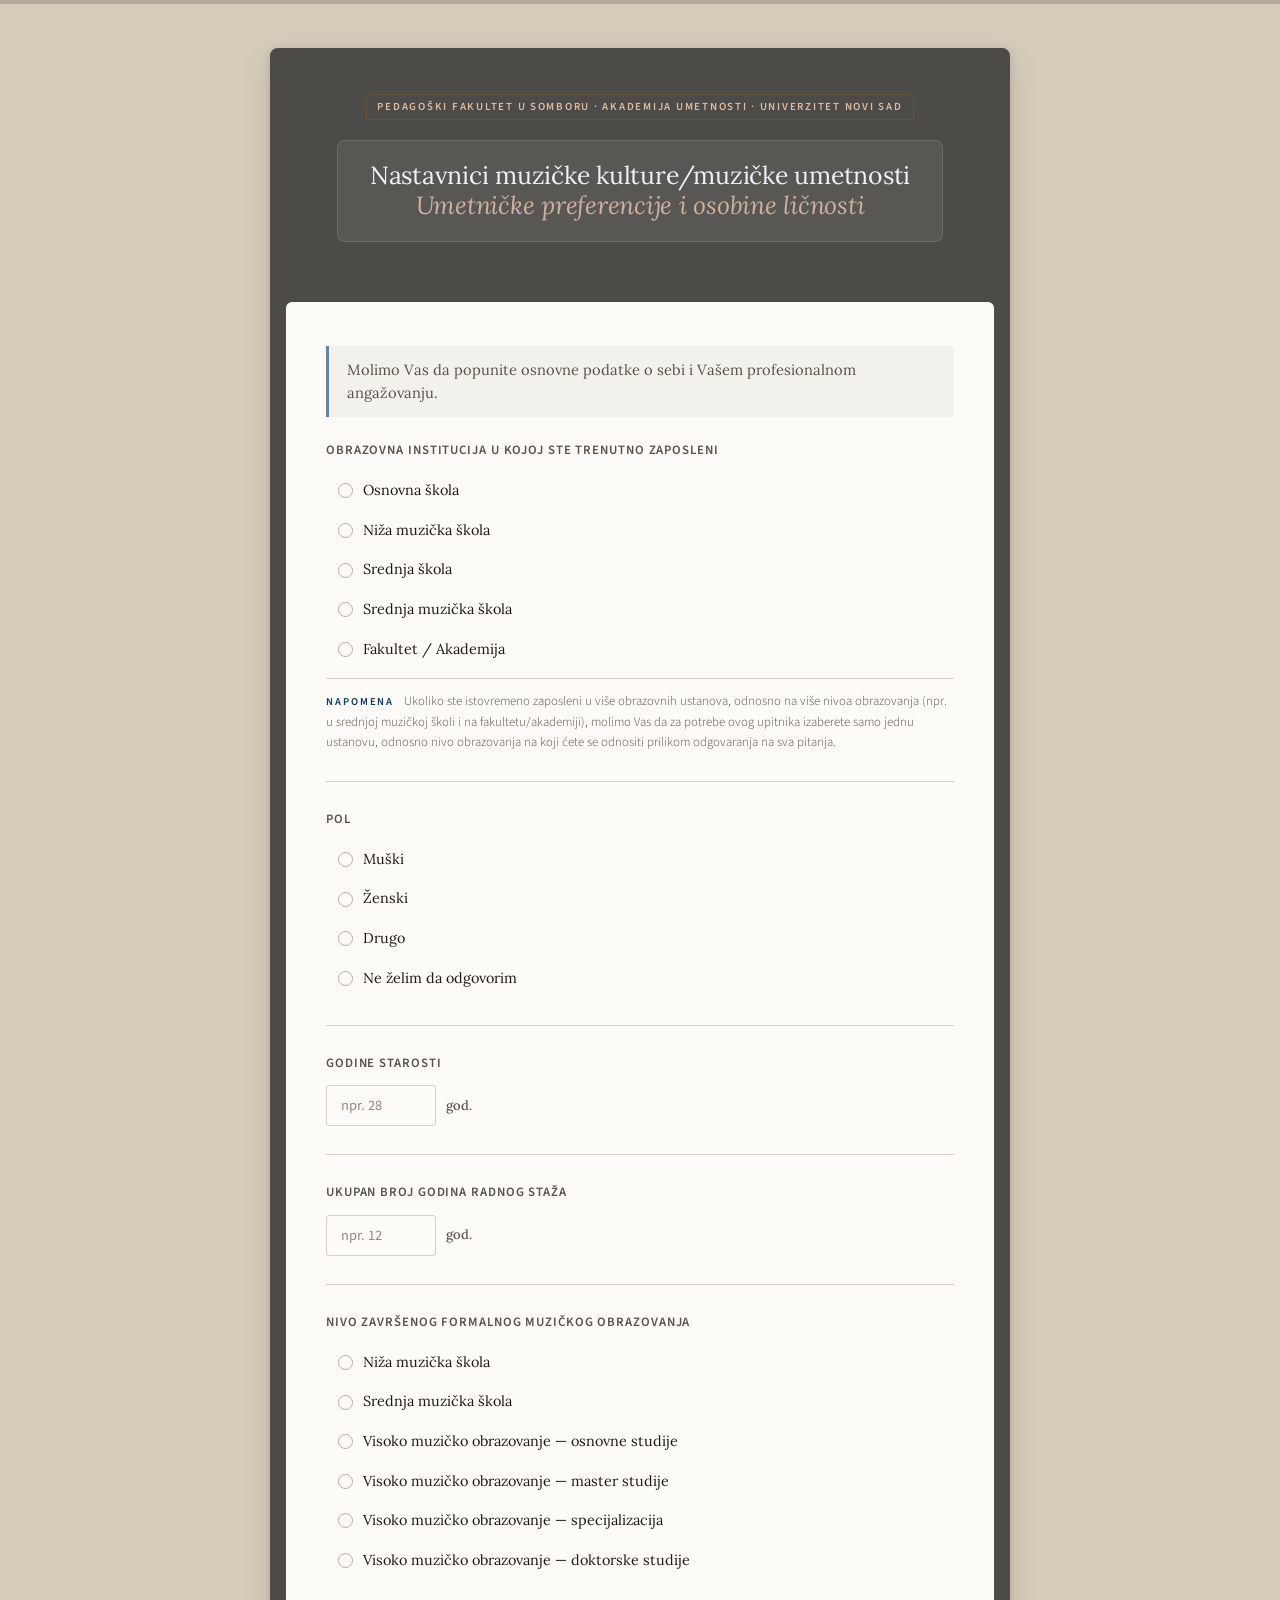
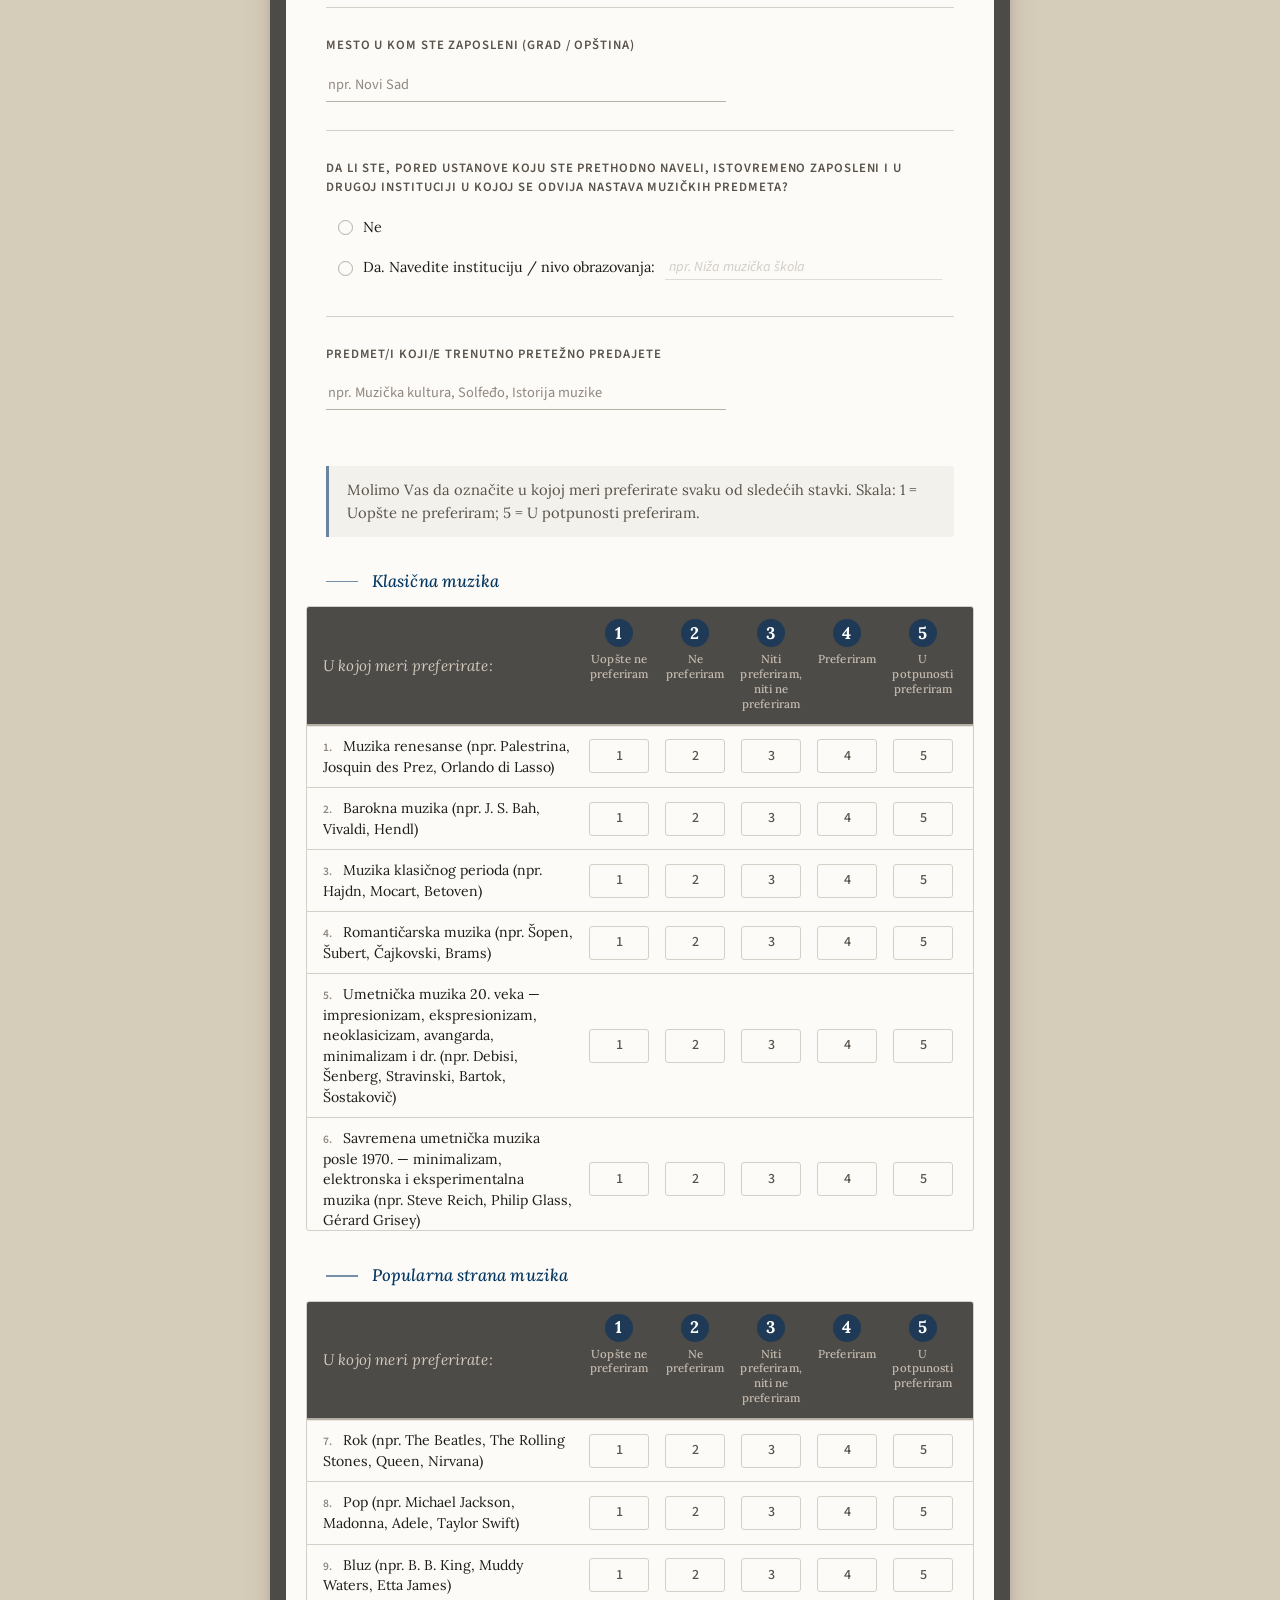
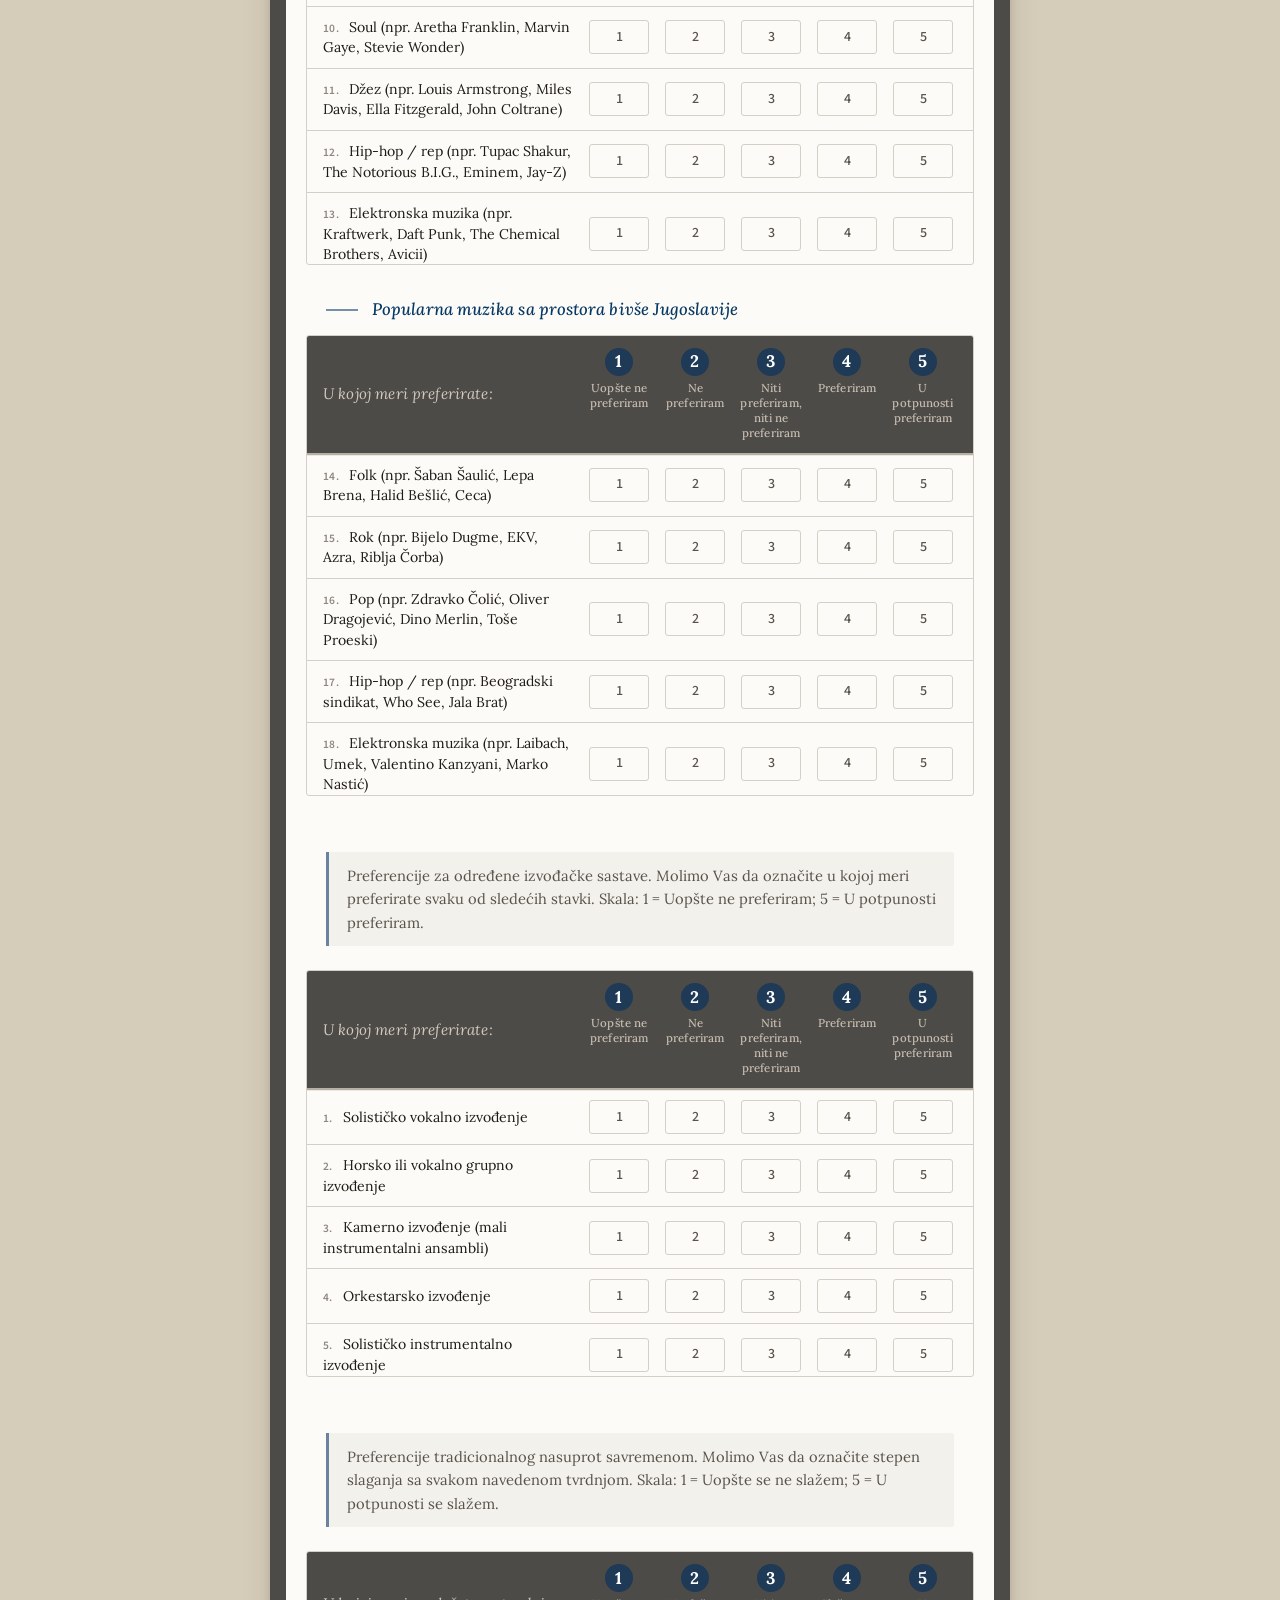
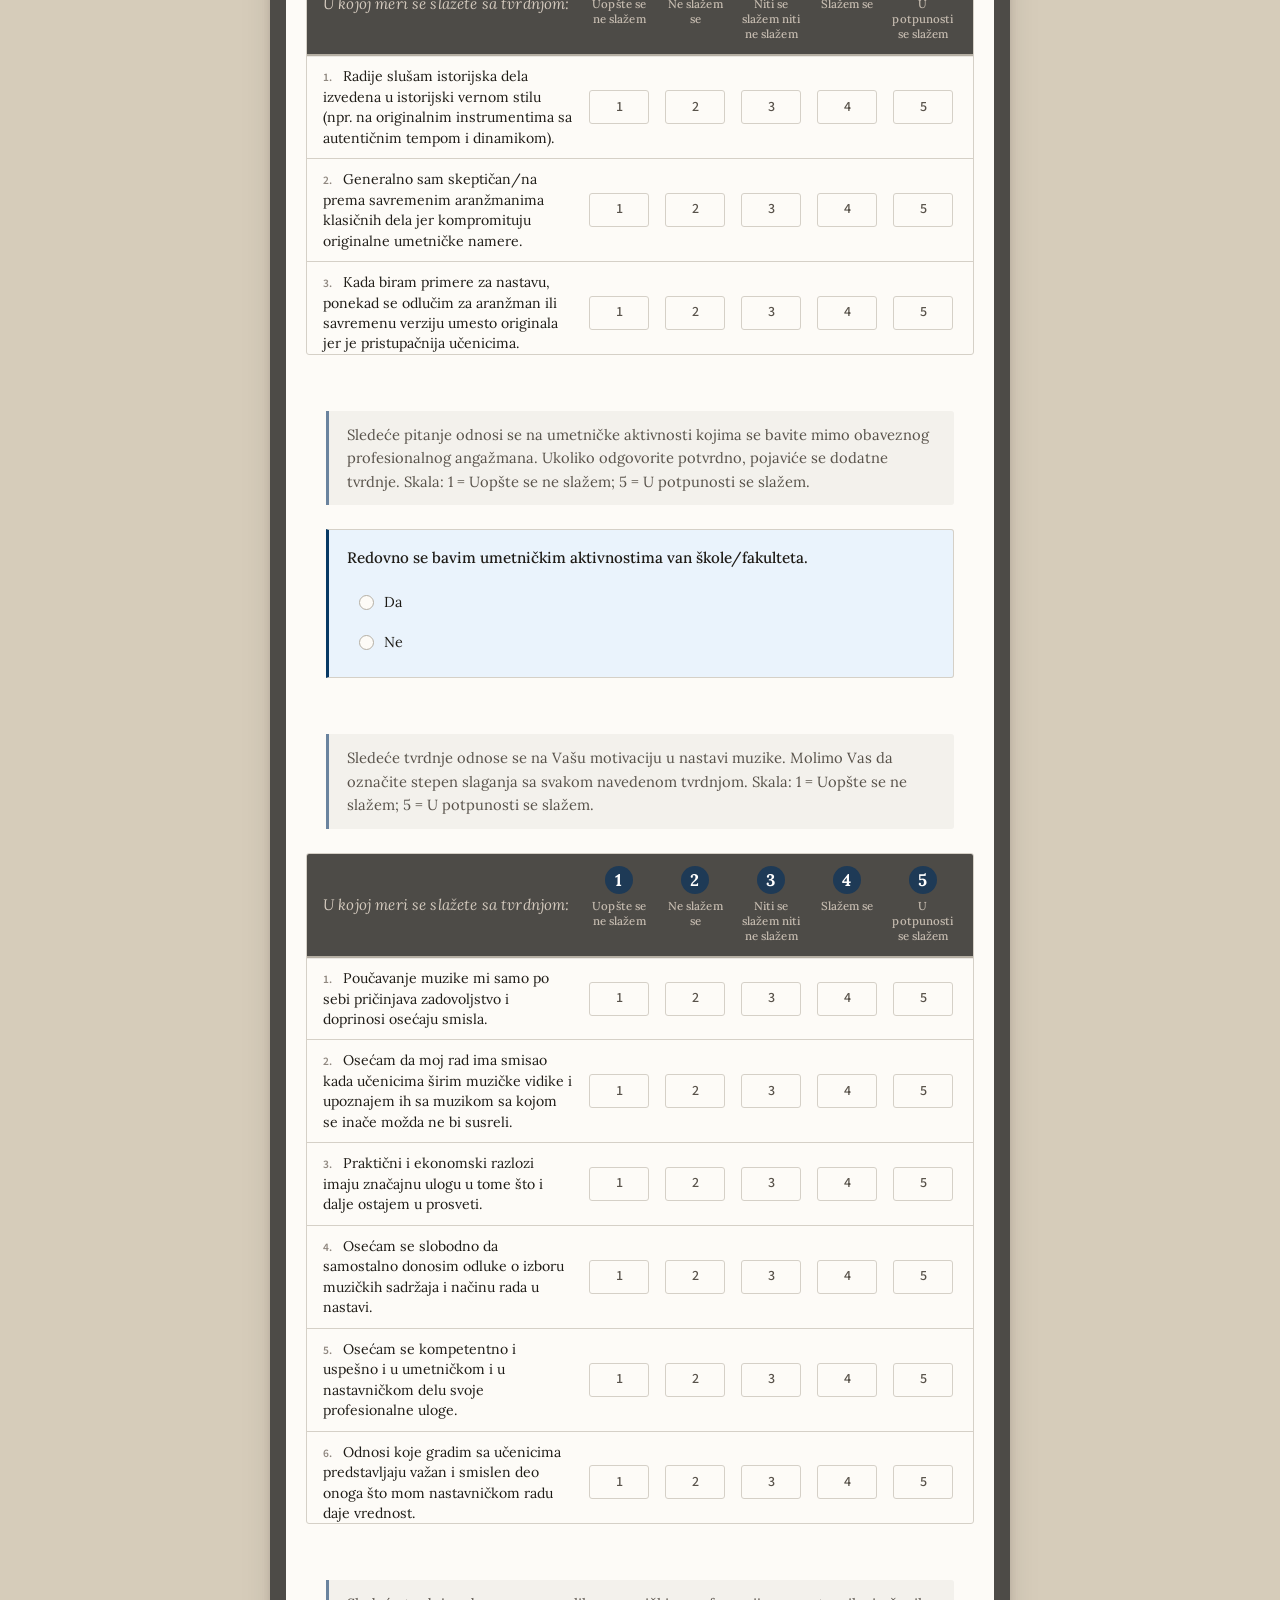
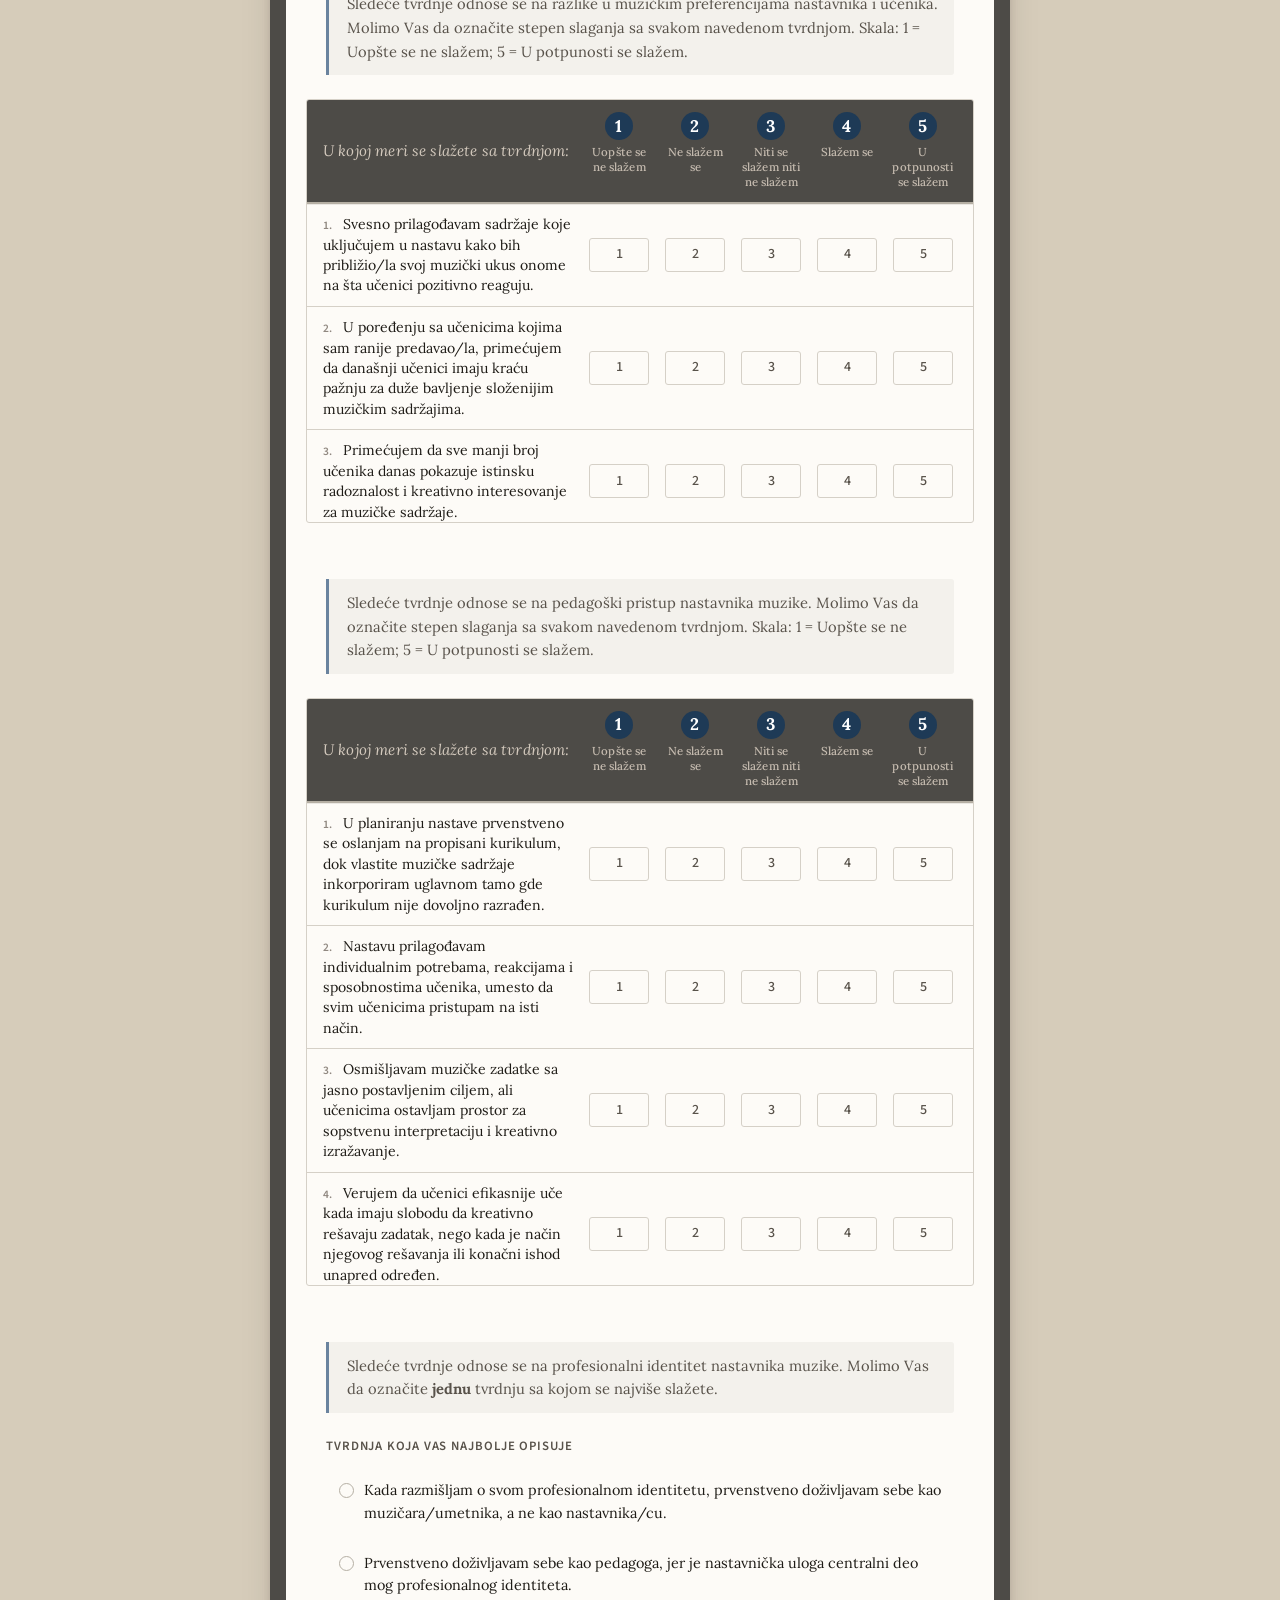
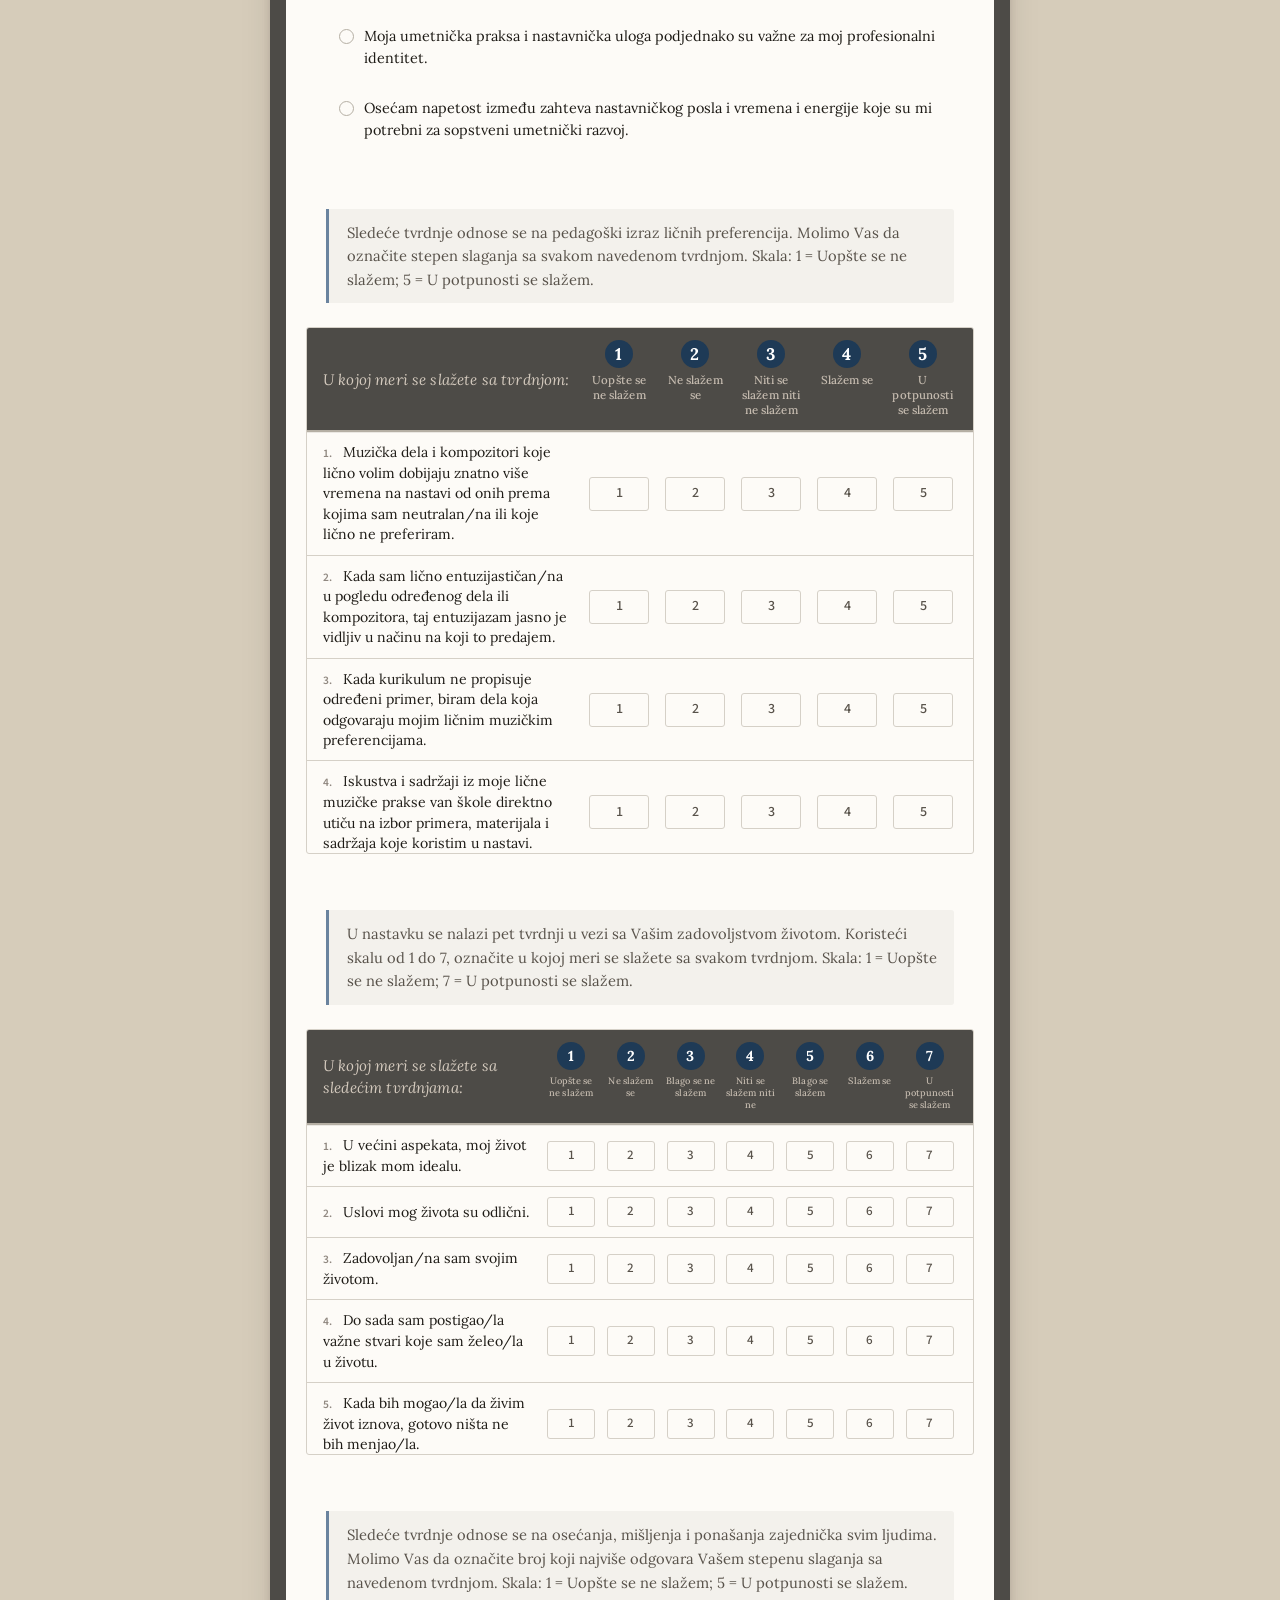
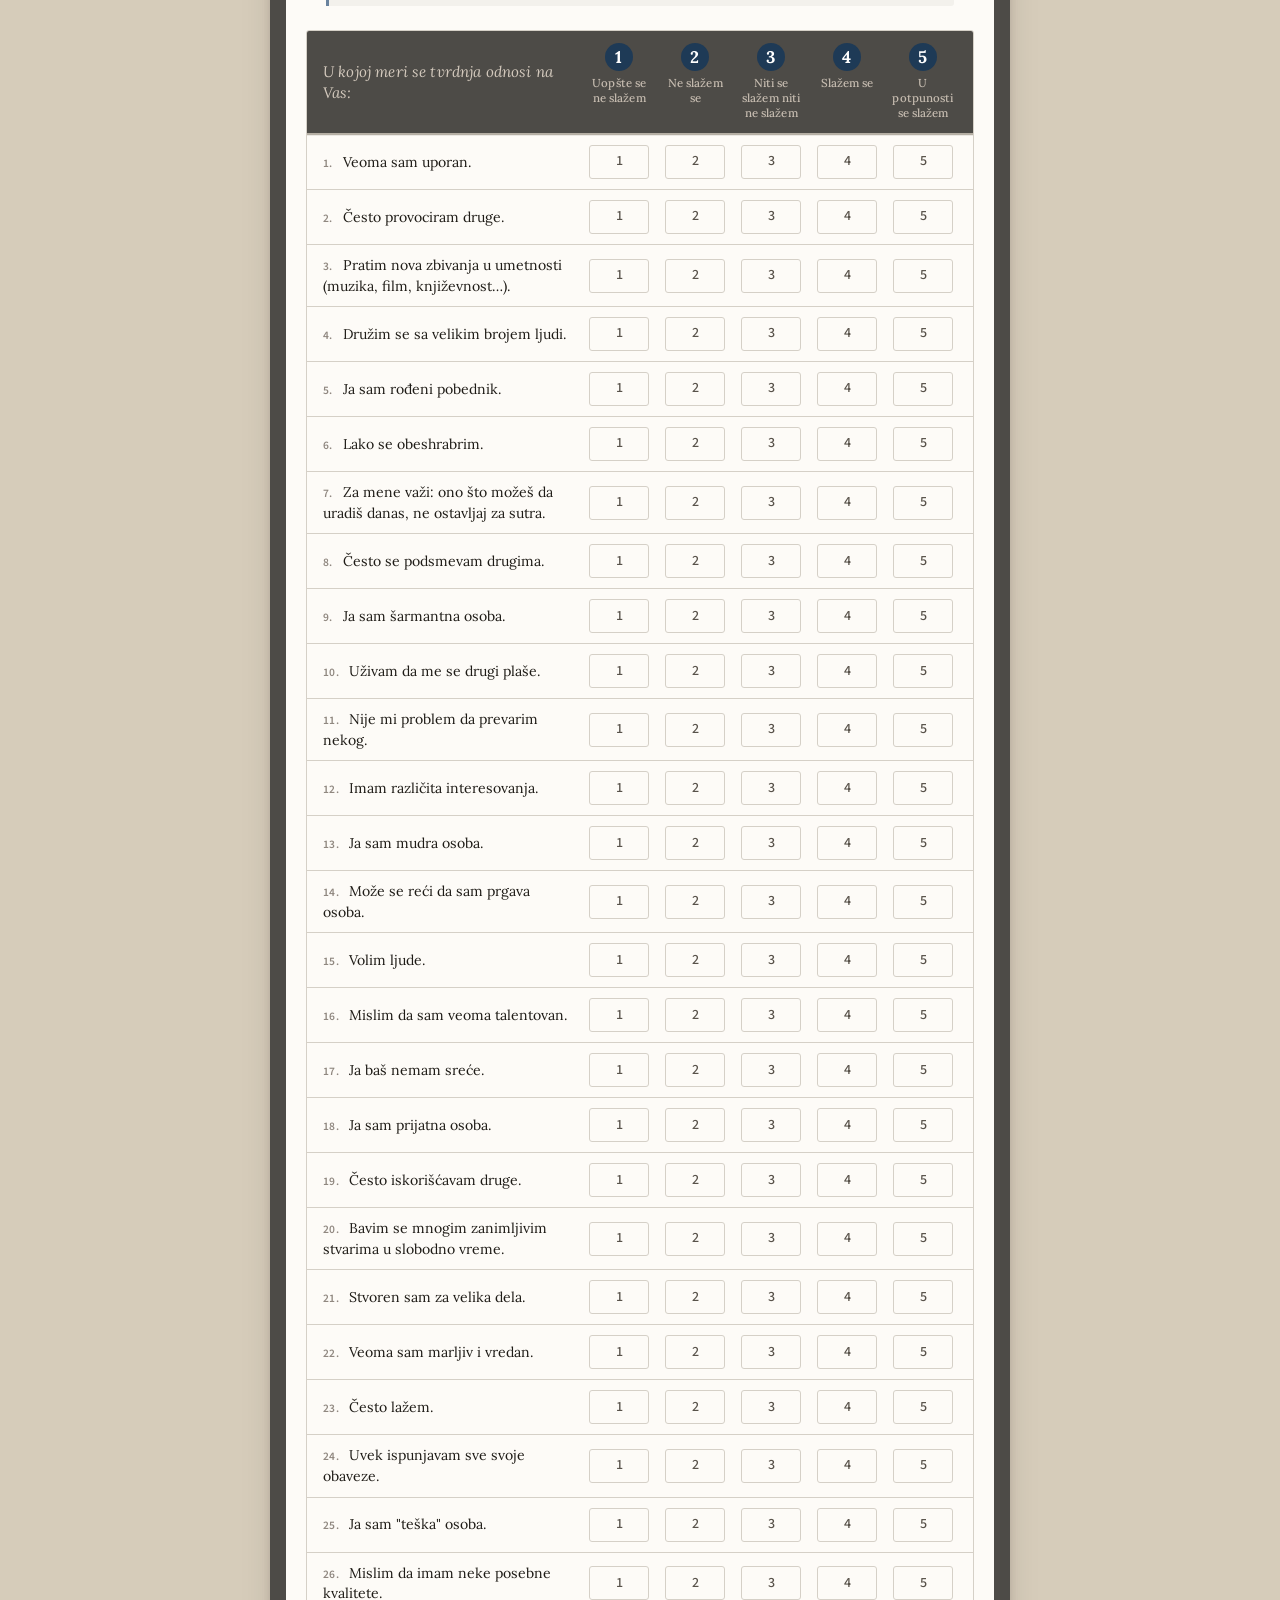
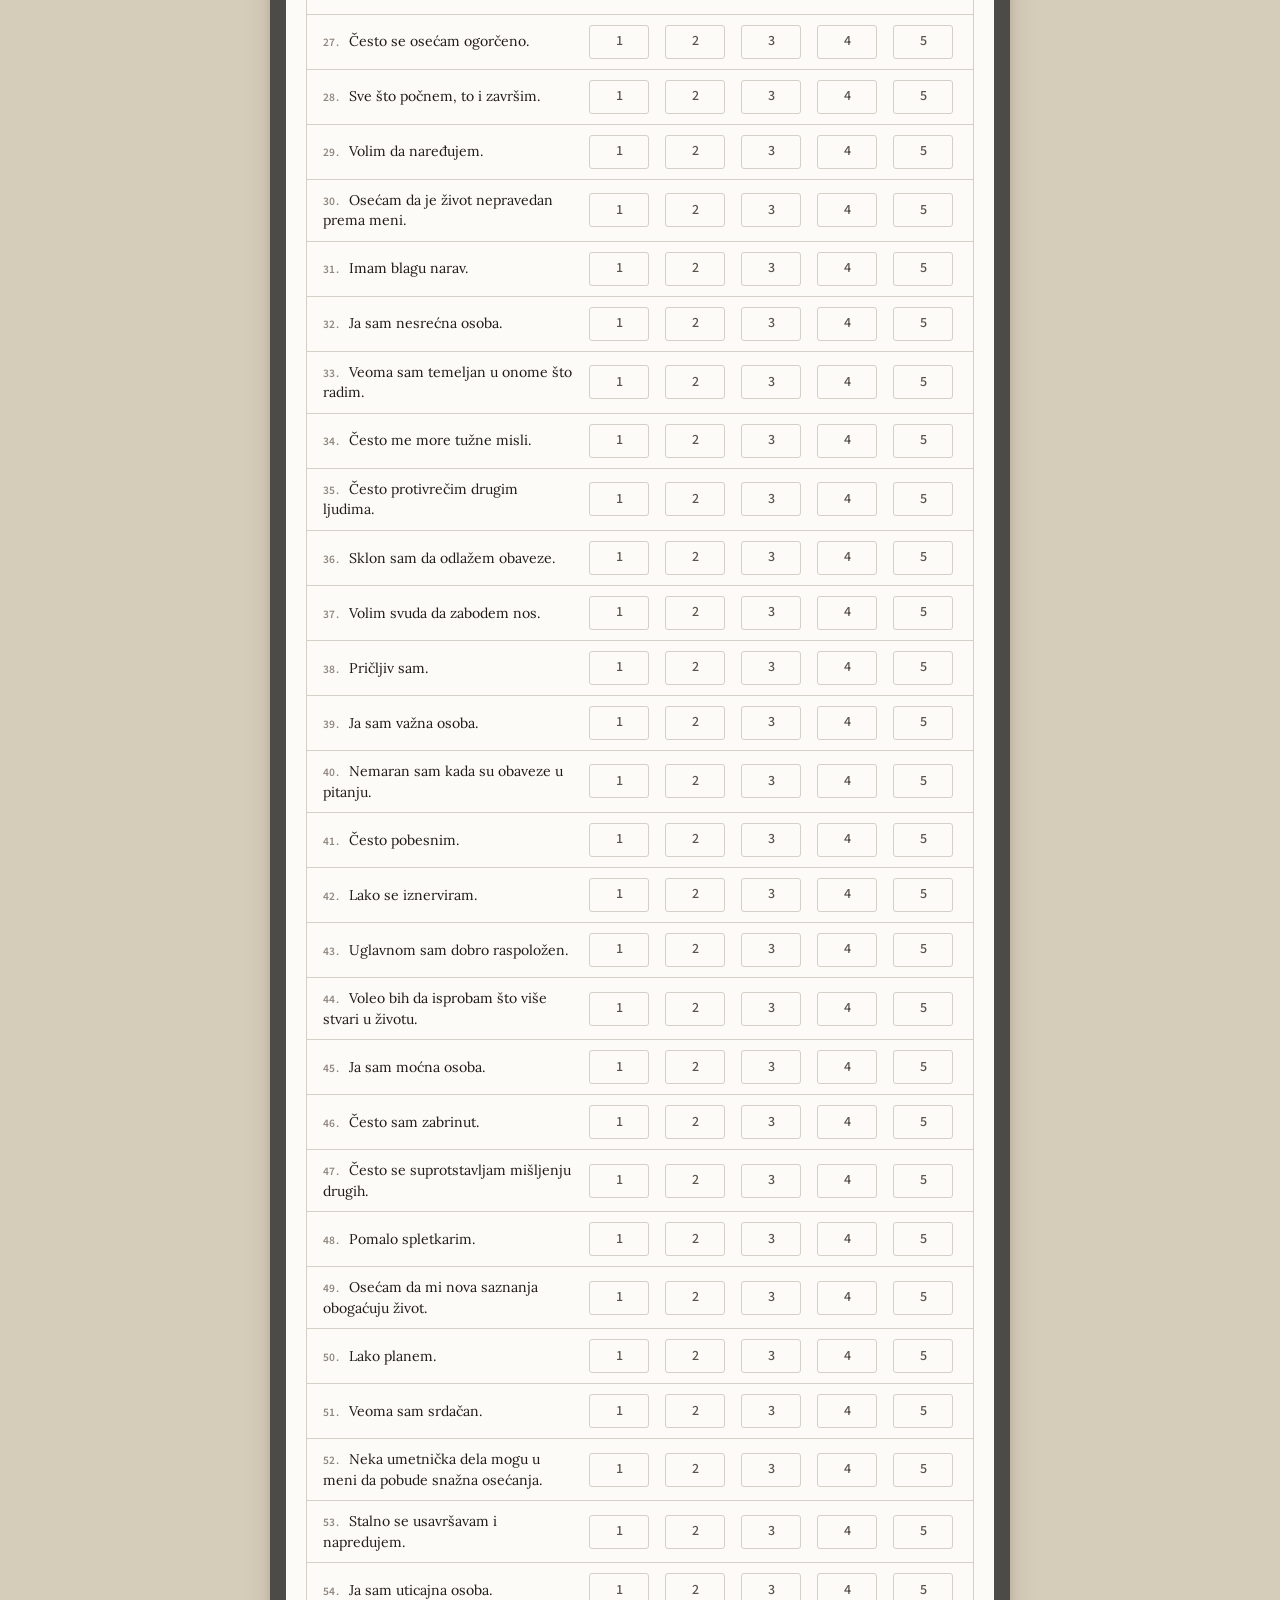
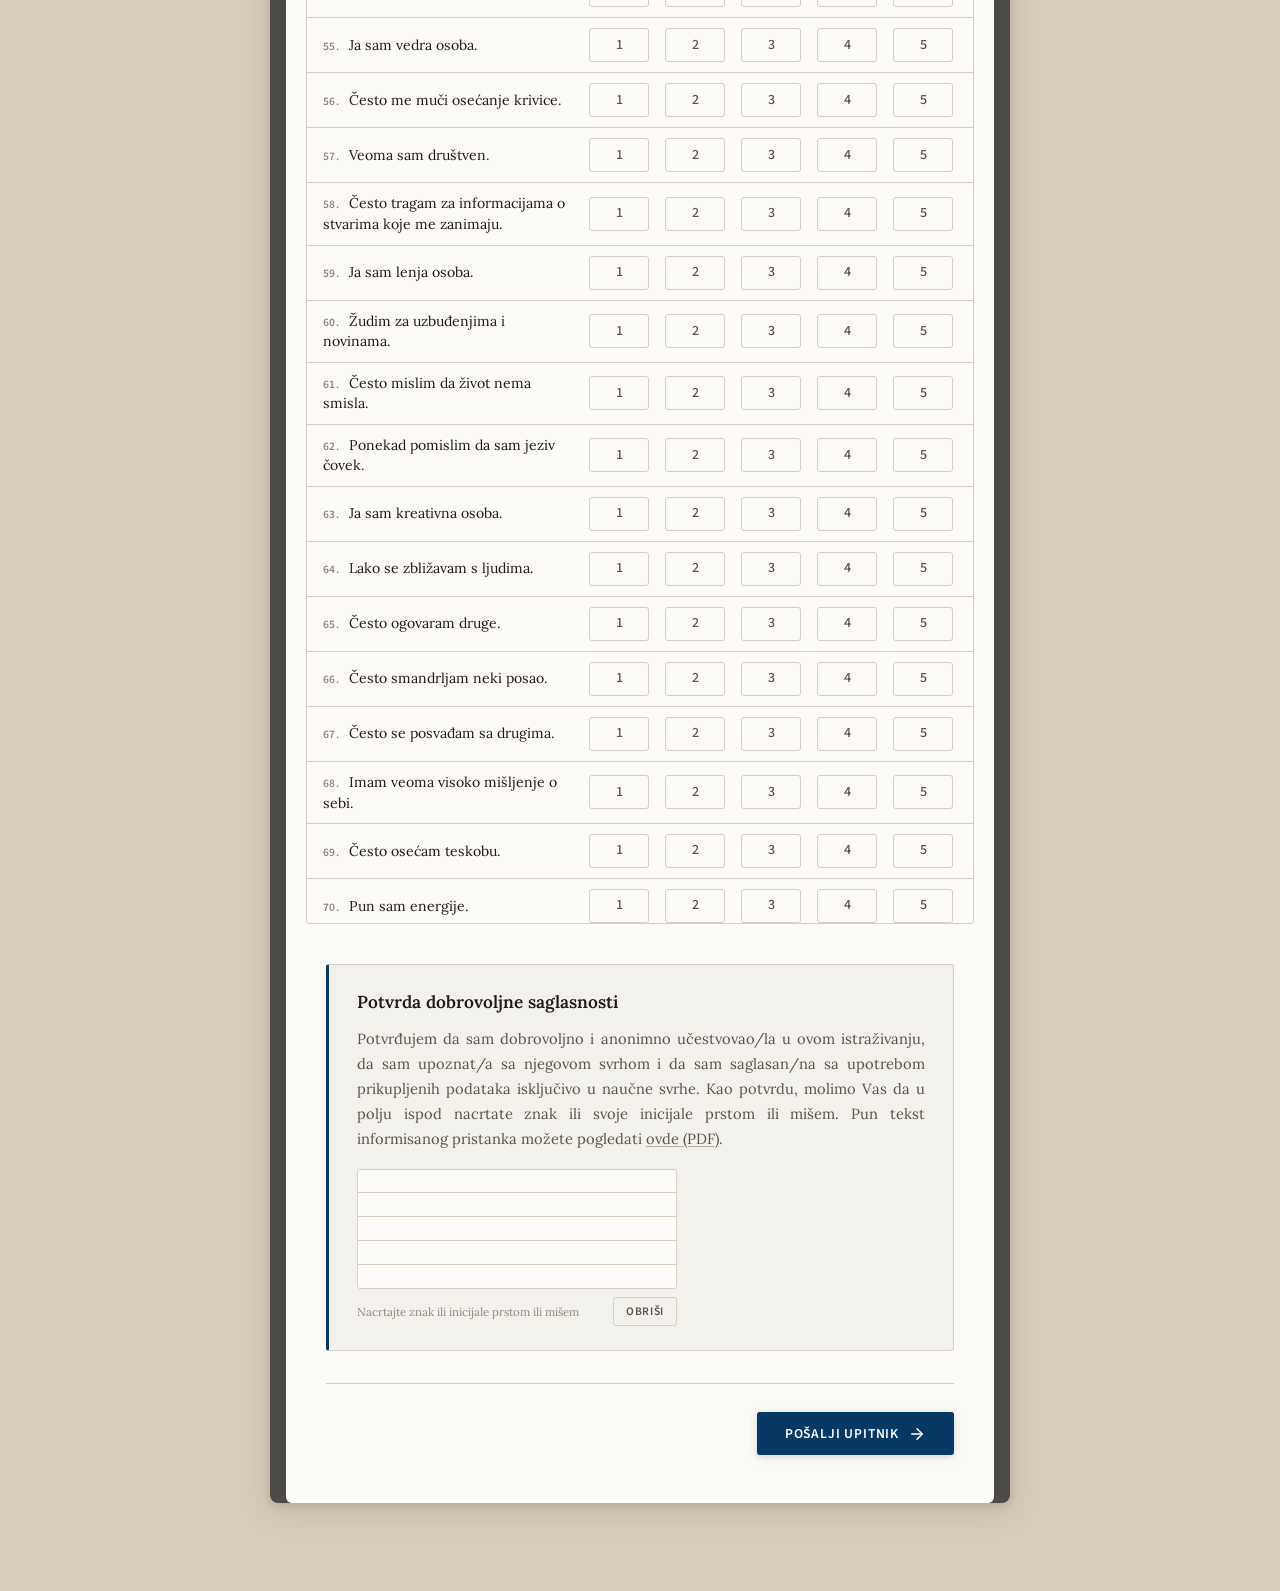
<file: strane/index-muzika.html>
<!DOCTYPE html>
<html lang="sr">
<head>
    <meta charset="UTF-8">
    <meta name="viewport" content="width=device-width, initial-scale=1.0">
    <meta name="description" content="Anonimni naučni upitnik o umetničkim preferencijama i osobinama ličnosti nastavnika muzičke kulture/muzičke umetnosti i likovne kulture/vizuelne umetnosti — Pedagoški fakultet u Somboru i Akademija umetnosti UNS.">
    <meta name="robots" content="noindex">
    <meta name="theme-color" content="#4D4B47">
    <link rel="icon" href="../assets/favicon.svg" type="image/svg+xml">
    <title>Upitnik — Nastavnici muzičke kulture/muzičke umetnosti</title>
    <link rel="stylesheet" href="../assets/style.css?v=2026-09-08">
</head>
<body>

    <div class="upitnik">

        <header class="upitnik-header">
            <div class="badge">Pedagoški fakultet u Somboru · Akademija umetnosti · Univerzitet Novi Sad</div>
            <h1>Nastavnici muzičke kulture/muzičke umetnosti<br><em>Umetničke preferencije i osobine ličnosti</em></h1>
        </header>

        <form id="forma" novalidate>
            <input type="hidden" name="tip_upitnika" value="muzika">
            <!-- Honeypot: skriveno polje protiv botova; pravi korisnici ga ne popunjavaju -->
            <div class="hp-polje" aria-hidden="true">
                <label>Ne popunjavajte ovo polje<input type="text" name="hp_polje" tabindex="-1" autocomplete="off"></label>
            </div>

            <!-- ═══════════════════════════════
                 SEKCIJA 1: OSNOVNI PODACI I PROFESIONALNO ANGAŽOVANJE
                 ═══════════════════════════════ -->
            <section class="sekcija" id="demografija">
                <p class="skala-uputstvo">Molimo Vas da popunite osnovne podatke o sebi i Vašem profesionalnom angažovanju.</p>

                <div class="pitanje">
                    <label class="pitanje-tekst">Obrazovna institucija u kojoj ste trenutno zaposleni</label>
                    <div class="opcije-red">
                        <label class="opcija"><input type="radio" name="nivo_zaposlenja" value="osnovna"><span>Osnovna škola</span></label>
                        <label class="opcija"><input type="radio" name="nivo_zaposlenja" value="niza_muzicka"><span>Niža muzička škola</span></label>
                        <label class="opcija"><input type="radio" name="nivo_zaposlenja" value="srednja"><span>Srednja škola</span></label>
                        <label class="opcija"><input type="radio" name="nivo_zaposlenja" value="srednja_muzicka"><span>Srednja muzička škola</span></label>
                        <label class="opcija"><input type="radio" name="nivo_zaposlenja" value="fakultet"><span>Fakultet / Akademija</span></label>
                    </div>
                    <p class="pitanje-napomena">Ukoliko ste istovremeno zaposleni u više obrazovnih ustanova, odnosno na više nivoa obrazovanja (npr. u srednjoj muzičkoj školi i na fakultetu/akademiji), molimo Vas da za potrebe ovog upitnika izaberete samo jednu ustanovu, odnosno nivo obrazovanja na koji ćete se odnositi prilikom odgovaranja na sva pitanja.</p>
                </div>
                <div class="pitanje">
                    <label class="pitanje-tekst">Pol</label>
                    <div class="opcije-red">
                        <label class="opcija"><input type="radio" name="pol" value="muski"><span>Muški</span></label>
                        <label class="opcija"><input type="radio" name="pol" value="zenski"><span>Ženski</span></label>
                        <label class="opcija"><input type="radio" name="pol" value="drugo"><span>Drugo</span></label>
                        <label class="opcija"><input type="radio" name="pol" value="ne_zelim"><span>Ne želim da odgovorim</span></label>
                    </div>
                </div>
                <div class="pitanje">
                    <label class="pitanje-tekst" for="godine">Godine starosti</label>
                    <div class="unos-wrapper">
                        <input type="number" id="godine" name="godine" min="18" max="80" step="1" inputmode="numeric" placeholder="npr. 28" class="unos-broj">
                        <span class="unos-suffix">god.</span>
                    </div>
                </div>
                <div class="pitanje">
                    <label class="pitanje-tekst" for="staz">Ukupan broj godina radnog staža</label>
                    <div class="unos-wrapper">
                        <input type="number" id="staz" name="staz" min="0" max="60" step="1" inputmode="numeric" placeholder="npr. 12" class="unos-broj">
                        <span class="unos-suffix">god.</span>
                    </div>
                </div>
                <div class="pitanje">
                    <label class="pitanje-tekst">Nivo završenog formalnog muzičkog obrazovanja</label>
                    <div class="opcije-red">
                        <label class="opcija"><input type="radio" name="m_obrazovanje" value="niza_muzicka"><span>Niža muzička škola</span></label>
                        <label class="opcija"><input type="radio" name="m_obrazovanje" value="srednja_muzicka"><span>Srednja muzička škola</span></label>
                        <label class="opcija"><input type="radio" name="m_obrazovanje" value="visoko_osnovne"><span>Visoko muzičko obrazovanje — osnovne studije</span></label>
                        <label class="opcija"><input type="radio" name="m_obrazovanje" value="visoko_master"><span>Visoko muzičko obrazovanje — master studije</span></label>
                        <label class="opcija"><input type="radio" name="m_obrazovanje" value="visoko_specijalizacija"><span>Visoko muzičko obrazovanje — specijalizacija</span></label>
                        <label class="opcija"><input type="radio" name="m_obrazovanje" value="visoko_doktorske"><span>Visoko muzičko obrazovanje — doktorske studije</span></label>
                    </div>
                </div>
                <div class="pitanje">
                    <label class="pitanje-tekst" for="mesto">Mesto u kom ste zaposleni (grad / opština)</label>
                    <div class="unos-wrapper">
                        <input type="text" id="mesto" name="mesto" placeholder="npr. Novi Sad" class="unos-linija">
                    </div>
                </div>
                <div class="pitanje">
                    <label class="pitanje-tekst">Da li ste, pored ustanove koju ste prethodno naveli, istovremeno zaposleni i u drugoj instituciji u kojoj se odvija nastava muzičkih predmeta?</label>
                    <div class="opcije-red">
                        <label class="opcija"><input type="radio" name="druga_institucija" value="ne"><span>Ne</span></label>
                        <label class="opcija opcija-drugo"><input type="radio" name="druga_institucija" value="da"><span>Da. Navedite instituciju / nivo obrazovanja: <input type="text" class="unos-drugo" name="druga_institucija_tekst" placeholder="npr. Niža muzička škola" tabindex="-1"></span></label>
                    </div>
                </div>
                <div class="pitanje">
                    <label class="pitanje-tekst" for="predmeti">Predmet/i koji/e trenutno pretežno predajete</label>
                    <div class="unos-wrapper">
                        <input type="text" id="predmeti" name="predmeti" placeholder="npr. Muzička kultura, Solfeđo, Istorija muzike" class="unos-linija">
                    </div>
                </div>
            </section>

            <!-- ═══════════════════════════════
                 SEKCIJA 2: MUZIČKE PREFERENCIJE
                 ═══════════════════════════════ -->
            <section class="sekcija">
                <p class="skala-uputstvo">Molimo Vas da označite u kojoj meri preferirate svaku od sledećih stavki. Skala: 1 = Uopšte ne preferiram; 5 = U potpunosti preferiram.</p>

                <p class="dimenzija-naslov">Klasična muzika</p>
                <div class="likert-blok">
                    <div class="likert-zaglavlje">
                        <div class="likert-pitanje">U kojoj meri preferirate:</div>
                        <div class="likert-brojevi">
                            <span><b>1</b><small>Uopšte ne preferiram</small></span>
                            <span><b>2</b><small>Ne preferiram</small></span>
                            <span><b>3</b><small>Niti preferiram, niti ne preferiram</small></span>
                            <span><b>4</b><small>Preferiram</small></span>
                            <span><b>5</b><small>U potpunosti preferiram</small></span>
                        </div>
                    </div>
                    <div class="likert-red pitanje"><label class="likert-stavka"><span class="likert-stavka-broj">1.</span> Muzika renesanse (npr. Palestrina, Josquin des Prez, Orlando di Lasso)</label><div class="likert-opcije"><label class="likert-opcija"><input type="radio" name="m_pref1" value="1"><span>1</span></label><label class="likert-opcija"><input type="radio" name="m_pref1" value="2"><span>2</span></label><label class="likert-opcija"><input type="radio" name="m_pref1" value="3"><span>3</span></label><label class="likert-opcija"><input type="radio" name="m_pref1" value="4"><span>4</span></label><label class="likert-opcija"><input type="radio" name="m_pref1" value="5"><span>5</span></label></div></div>
                    <div class="likert-red pitanje"><label class="likert-stavka"><span class="likert-stavka-broj">2.</span> Barokna muzika (npr. J. S. Bah, Vivaldi, Hendl)</label><div class="likert-opcije"><label class="likert-opcija"><input type="radio" name="m_pref2" value="1"><span>1</span></label><label class="likert-opcija"><input type="radio" name="m_pref2" value="2"><span>2</span></label><label class="likert-opcija"><input type="radio" name="m_pref2" value="3"><span>3</span></label><label class="likert-opcija"><input type="radio" name="m_pref2" value="4"><span>4</span></label><label class="likert-opcija"><input type="radio" name="m_pref2" value="5"><span>5</span></label></div></div>
                    <div class="likert-red pitanje"><label class="likert-stavka"><span class="likert-stavka-broj">3.</span> Muzika klasičnog perioda (npr. Hajdn, Mocart, Betoven)</label><div class="likert-opcije"><label class="likert-opcija"><input type="radio" name="m_pref3" value="1"><span>1</span></label><label class="likert-opcija"><input type="radio" name="m_pref3" value="2"><span>2</span></label><label class="likert-opcija"><input type="radio" name="m_pref3" value="3"><span>3</span></label><label class="likert-opcija"><input type="radio" name="m_pref3" value="4"><span>4</span></label><label class="likert-opcija"><input type="radio" name="m_pref3" value="5"><span>5</span></label></div></div>
                    <div class="likert-red pitanje"><label class="likert-stavka"><span class="likert-stavka-broj">4.</span> Romantičarska muzika (npr. Šopen, Šubert, Čajkovski, Brams)</label><div class="likert-opcije"><label class="likert-opcija"><input type="radio" name="m_pref4" value="1"><span>1</span></label><label class="likert-opcija"><input type="radio" name="m_pref4" value="2"><span>2</span></label><label class="likert-opcija"><input type="radio" name="m_pref4" value="3"><span>3</span></label><label class="likert-opcija"><input type="radio" name="m_pref4" value="4"><span>4</span></label><label class="likert-opcija"><input type="radio" name="m_pref4" value="5"><span>5</span></label></div></div>
                    <div class="likert-red pitanje"><label class="likert-stavka"><span class="likert-stavka-broj">5.</span> Umetnička muzika 20. veka — impresionizam, ekspresionizam, neoklasicizam, avangarda, minimalizam i dr. (npr. Debisi, Šenberg, Stravinski, Bartok, Šostakovič)</label><div class="likert-opcije"><label class="likert-opcija"><input type="radio" name="m_pref5" value="1"><span>1</span></label><label class="likert-opcija"><input type="radio" name="m_pref5" value="2"><span>2</span></label><label class="likert-opcija"><input type="radio" name="m_pref5" value="3"><span>3</span></label><label class="likert-opcija"><input type="radio" name="m_pref5" value="4"><span>4</span></label><label class="likert-opcija"><input type="radio" name="m_pref5" value="5"><span>5</span></label></div></div>
                    <div class="likert-red pitanje"><label class="likert-stavka"><span class="likert-stavka-broj">6.</span> Savremena umetnička muzika posle 1970. — minimalizam, elektronska i eksperimentalna muzika (npr. Steve Reich, Philip Glass, Gérard Grisey)</label><div class="likert-opcije"><label class="likert-opcija"><input type="radio" name="m_pref6" value="1"><span>1</span></label><label class="likert-opcija"><input type="radio" name="m_pref6" value="2"><span>2</span></label><label class="likert-opcija"><input type="radio" name="m_pref6" value="3"><span>3</span></label><label class="likert-opcija"><input type="radio" name="m_pref6" value="4"><span>4</span></label><label class="likert-opcija"><input type="radio" name="m_pref6" value="5"><span>5</span></label></div></div>
                </div>

                <p class="dimenzija-naslov">Popularna strana muzika</p>
                <div class="likert-blok">
                    <div class="likert-zaglavlje">
                        <div class="likert-pitanje">U kojoj meri preferirate:</div>
                        <div class="likert-brojevi">
                            <span><b>1</b><small>Uopšte ne preferiram</small></span>
                            <span><b>2</b><small>Ne preferiram</small></span>
                            <span><b>3</b><small>Niti preferiram, niti ne preferiram</small></span>
                            <span><b>4</b><small>Preferiram</small></span>
                            <span><b>5</b><small>U potpunosti preferiram</small></span>
                        </div>
                    </div>
                    <div class="likert-red pitanje"><label class="likert-stavka"><span class="likert-stavka-broj">7.</span> Rok (npr. The Beatles, The Rolling Stones, Queen, Nirvana)</label><div class="likert-opcije"><label class="likert-opcija"><input type="radio" name="m_pref7" value="1"><span>1</span></label><label class="likert-opcija"><input type="radio" name="m_pref7" value="2"><span>2</span></label><label class="likert-opcija"><input type="radio" name="m_pref7" value="3"><span>3</span></label><label class="likert-opcija"><input type="radio" name="m_pref7" value="4"><span>4</span></label><label class="likert-opcija"><input type="radio" name="m_pref7" value="5"><span>5</span></label></div></div>
                    <div class="likert-red pitanje"><label class="likert-stavka"><span class="likert-stavka-broj">8.</span> Pop (npr. Michael Jackson, Madonna, Adele, Taylor Swift)</label><div class="likert-opcije"><label class="likert-opcija"><input type="radio" name="m_pref8" value="1"><span>1</span></label><label class="likert-opcija"><input type="radio" name="m_pref8" value="2"><span>2</span></label><label class="likert-opcija"><input type="radio" name="m_pref8" value="3"><span>3</span></label><label class="likert-opcija"><input type="radio" name="m_pref8" value="4"><span>4</span></label><label class="likert-opcija"><input type="radio" name="m_pref8" value="5"><span>5</span></label></div></div>
                    <div class="likert-red pitanje"><label class="likert-stavka"><span class="likert-stavka-broj">9.</span> Bluz (npr. B. B. King, Muddy Waters, Etta James)</label><div class="likert-opcije"><label class="likert-opcija"><input type="radio" name="m_pref9" value="1"><span>1</span></label><label class="likert-opcija"><input type="radio" name="m_pref9" value="2"><span>2</span></label><label class="likert-opcija"><input type="radio" name="m_pref9" value="3"><span>3</span></label><label class="likert-opcija"><input type="radio" name="m_pref9" value="4"><span>4</span></label><label class="likert-opcija"><input type="radio" name="m_pref9" value="5"><span>5</span></label></div></div>
                    <div class="likert-red pitanje"><label class="likert-stavka"><span class="likert-stavka-broj">10.</span> Soul (npr. Aretha Franklin, Marvin Gaye, Stevie Wonder)</label><div class="likert-opcije"><label class="likert-opcija"><input type="radio" name="m_pref10" value="1"><span>1</span></label><label class="likert-opcija"><input type="radio" name="m_pref10" value="2"><span>2</span></label><label class="likert-opcija"><input type="radio" name="m_pref10" value="3"><span>3</span></label><label class="likert-opcija"><input type="radio" name="m_pref10" value="4"><span>4</span></label><label class="likert-opcija"><input type="radio" name="m_pref10" value="5"><span>5</span></label></div></div>
                    <div class="likert-red pitanje"><label class="likert-stavka"><span class="likert-stavka-broj">11.</span> Džez (npr. Louis Armstrong, Miles Davis, Ella Fitzgerald, John Coltrane)</label><div class="likert-opcije"><label class="likert-opcija"><input type="radio" name="m_pref11" value="1"><span>1</span></label><label class="likert-opcija"><input type="radio" name="m_pref11" value="2"><span>2</span></label><label class="likert-opcija"><input type="radio" name="m_pref11" value="3"><span>3</span></label><label class="likert-opcija"><input type="radio" name="m_pref11" value="4"><span>4</span></label><label class="likert-opcija"><input type="radio" name="m_pref11" value="5"><span>5</span></label></div></div>
                    <div class="likert-red pitanje"><label class="likert-stavka"><span class="likert-stavka-broj">12.</span> Hip-hop / rep (npr. Tupac Shakur, The Notorious B.I.G., Eminem, Jay-Z)</label><div class="likert-opcije"><label class="likert-opcija"><input type="radio" name="m_pref12" value="1"><span>1</span></label><label class="likert-opcija"><input type="radio" name="m_pref12" value="2"><span>2</span></label><label class="likert-opcija"><input type="radio" name="m_pref12" value="3"><span>3</span></label><label class="likert-opcija"><input type="radio" name="m_pref12" value="4"><span>4</span></label><label class="likert-opcija"><input type="radio" name="m_pref12" value="5"><span>5</span></label></div></div>
                    <div class="likert-red pitanje"><label class="likert-stavka"><span class="likert-stavka-broj">13.</span> Elektronska muzika (npr. Kraftwerk, Daft Punk, The Chemical Brothers, Avicii)</label><div class="likert-opcije"><label class="likert-opcija"><input type="radio" name="m_pref13" value="1"><span>1</span></label><label class="likert-opcija"><input type="radio" name="m_pref13" value="2"><span>2</span></label><label class="likert-opcija"><input type="radio" name="m_pref13" value="3"><span>3</span></label><label class="likert-opcija"><input type="radio" name="m_pref13" value="4"><span>4</span></label><label class="likert-opcija"><input type="radio" name="m_pref13" value="5"><span>5</span></label></div></div>
                </div>

                <p class="dimenzija-naslov">Popularna muzika sa prostora bivše Jugoslavije</p>
                <div class="likert-blok">
                    <div class="likert-zaglavlje">
                        <div class="likert-pitanje">U kojoj meri preferirate:</div>
                        <div class="likert-brojevi">
                            <span><b>1</b><small>Uopšte ne preferiram</small></span>
                            <span><b>2</b><small>Ne preferiram</small></span>
                            <span><b>3</b><small>Niti preferiram, niti ne preferiram</small></span>
                            <span><b>4</b><small>Preferiram</small></span>
                            <span><b>5</b><small>U potpunosti preferiram</small></span>
                        </div>
                    </div>
                    <div class="likert-red pitanje"><label class="likert-stavka"><span class="likert-stavka-broj">14.</span> Folk (npr. Šaban Šaulić, Lepa Brena, Halid Bešlić, Ceca)</label><div class="likert-opcije"><label class="likert-opcija"><input type="radio" name="m_pref14" value="1"><span>1</span></label><label class="likert-opcija"><input type="radio" name="m_pref14" value="2"><span>2</span></label><label class="likert-opcija"><input type="radio" name="m_pref14" value="3"><span>3</span></label><label class="likert-opcija"><input type="radio" name="m_pref14" value="4"><span>4</span></label><label class="likert-opcija"><input type="radio" name="m_pref14" value="5"><span>5</span></label></div></div>
                    <div class="likert-red pitanje"><label class="likert-stavka"><span class="likert-stavka-broj">15.</span> Rok (npr. Bijelo Dugme, EKV, Azra, Riblja Čorba)</label><div class="likert-opcije"><label class="likert-opcija"><input type="radio" name="m_pref15" value="1"><span>1</span></label><label class="likert-opcija"><input type="radio" name="m_pref15" value="2"><span>2</span></label><label class="likert-opcija"><input type="radio" name="m_pref15" value="3"><span>3</span></label><label class="likert-opcija"><input type="radio" name="m_pref15" value="4"><span>4</span></label><label class="likert-opcija"><input type="radio" name="m_pref15" value="5"><span>5</span></label></div></div>
                    <div class="likert-red pitanje"><label class="likert-stavka"><span class="likert-stavka-broj">16.</span> Pop (npr. Zdravko Čolić, Oliver Dragojević, Dino Merlin, Toše Proeski)</label><div class="likert-opcije"><label class="likert-opcija"><input type="radio" name="m_pref16" value="1"><span>1</span></label><label class="likert-opcija"><input type="radio" name="m_pref16" value="2"><span>2</span></label><label class="likert-opcija"><input type="radio" name="m_pref16" value="3"><span>3</span></label><label class="likert-opcija"><input type="radio" name="m_pref16" value="4"><span>4</span></label><label class="likert-opcija"><input type="radio" name="m_pref16" value="5"><span>5</span></label></div></div>
                    <div class="likert-red pitanje"><label class="likert-stavka"><span class="likert-stavka-broj">17.</span> Hip-hop / rep (npr. Beogradski sindikat, Who See, Jala Brat)</label><div class="likert-opcije"><label class="likert-opcija"><input type="radio" name="m_pref17" value="1"><span>1</span></label><label class="likert-opcija"><input type="radio" name="m_pref17" value="2"><span>2</span></label><label class="likert-opcija"><input type="radio" name="m_pref17" value="3"><span>3</span></label><label class="likert-opcija"><input type="radio" name="m_pref17" value="4"><span>4</span></label><label class="likert-opcija"><input type="radio" name="m_pref17" value="5"><span>5</span></label></div></div>
                    <div class="likert-red pitanje"><label class="likert-stavka"><span class="likert-stavka-broj">18.</span> Elektronska muzika (npr. Laibach, Umek, Valentino Kanzyani, Marko Nastić)</label><div class="likert-opcije"><label class="likert-opcija"><input type="radio" name="m_pref18" value="1"><span>1</span></label><label class="likert-opcija"><input type="radio" name="m_pref18" value="2"><span>2</span></label><label class="likert-opcija"><input type="radio" name="m_pref18" value="3"><span>3</span></label><label class="likert-opcija"><input type="radio" name="m_pref18" value="4"><span>4</span></label><label class="likert-opcija"><input type="radio" name="m_pref18" value="5"><span>5</span></label></div></div>
                </div>

            </section>

            <!-- ═══════════════════════════════
                 SEKCIJA 3: PREFERENCIJE ZA ODREĐENE IZVOĐAČKE SASTAVE
                 ═══════════════════════════════ -->
            <section class="sekcija">
                <p class="skala-uputstvo">Preferencije za određene izvođačke sastave. Molimo Vas da označite u kojoj meri preferirate svaku od sledećih stavki. Skala: 1 = Uopšte ne preferiram; 5 = U potpunosti preferiram.</p>

                <div class="likert-blok">
                    <div class="likert-zaglavlje">
                        <div class="likert-pitanje">U kojoj meri preferirate:</div>
                        <div class="likert-brojevi">
                            <span><b>1</b><small>Uopšte ne preferiram</small></span>
                            <span><b>2</b><small>Ne preferiram</small></span>
                            <span><b>3</b><small>Niti preferiram, niti ne preferiram</small></span>
                            <span><b>4</b><small>Preferiram</small></span>
                            <span><b>5</b><small>U potpunosti preferiram</small></span>
                        </div>
                    </div>
                    <div class="likert-red pitanje"><label class="likert-stavka"><span class="likert-stavka-broj">1.</span> Solističko vokalno izvođenje</label><div class="likert-opcije"><label class="likert-opcija"><input type="radio" name="m_sastav1" value="1"><span>1</span></label><label class="likert-opcija"><input type="radio" name="m_sastav1" value="2"><span>2</span></label><label class="likert-opcija"><input type="radio" name="m_sastav1" value="3"><span>3</span></label><label class="likert-opcija"><input type="radio" name="m_sastav1" value="4"><span>4</span></label><label class="likert-opcija"><input type="radio" name="m_sastav1" value="5"><span>5</span></label></div></div>
                    <div class="likert-red pitanje"><label class="likert-stavka"><span class="likert-stavka-broj">2.</span> Horsko ili vokalno grupno izvođenje</label><div class="likert-opcije"><label class="likert-opcija"><input type="radio" name="m_sastav2" value="1"><span>1</span></label><label class="likert-opcija"><input type="radio" name="m_sastav2" value="2"><span>2</span></label><label class="likert-opcija"><input type="radio" name="m_sastav2" value="3"><span>3</span></label><label class="likert-opcija"><input type="radio" name="m_sastav2" value="4"><span>4</span></label><label class="likert-opcija"><input type="radio" name="m_sastav2" value="5"><span>5</span></label></div></div>
                    <div class="likert-red pitanje"><label class="likert-stavka"><span class="likert-stavka-broj">3.</span> Kamerno izvođenje (mali instrumentalni ansambli)</label><div class="likert-opcije"><label class="likert-opcija"><input type="radio" name="m_sastav3" value="1"><span>1</span></label><label class="likert-opcija"><input type="radio" name="m_sastav3" value="2"><span>2</span></label><label class="likert-opcija"><input type="radio" name="m_sastav3" value="3"><span>3</span></label><label class="likert-opcija"><input type="radio" name="m_sastav3" value="4"><span>4</span></label><label class="likert-opcija"><input type="radio" name="m_sastav3" value="5"><span>5</span></label></div></div>
                    <div class="likert-red pitanje"><label class="likert-stavka"><span class="likert-stavka-broj">4.</span> Orkestarsko izvođenje</label><div class="likert-opcije"><label class="likert-opcija"><input type="radio" name="m_sastav4" value="1"><span>1</span></label><label class="likert-opcija"><input type="radio" name="m_sastav4" value="2"><span>2</span></label><label class="likert-opcija"><input type="radio" name="m_sastav4" value="3"><span>3</span></label><label class="likert-opcija"><input type="radio" name="m_sastav4" value="4"><span>4</span></label><label class="likert-opcija"><input type="radio" name="m_sastav4" value="5"><span>5</span></label></div></div>
                    <div class="likert-red pitanje"><label class="likert-stavka"><span class="likert-stavka-broj">5.</span> Solističko instrumentalno izvođenje</label><div class="likert-opcije"><label class="likert-opcija"><input type="radio" name="m_sastav5" value="1"><span>1</span></label><label class="likert-opcija"><input type="radio" name="m_sastav5" value="2"><span>2</span></label><label class="likert-opcija"><input type="radio" name="m_sastav5" value="3"><span>3</span></label><label class="likert-opcija"><input type="radio" name="m_sastav5" value="4"><span>4</span></label><label class="likert-opcija"><input type="radio" name="m_sastav5" value="5"><span>5</span></label></div></div>
                </div>
            </section>

            <!-- ═══════════════════════════════
                 SEKCIJA 4: PREFERENCIJE TRADICIONALNOG NASUPROT SAVREMENOM
                 ═══════════════════════════════ -->
            <section class="sekcija">
                <p class="skala-uputstvo">Preferencije tradicionalnog nasuprot savremenom. Molimo Vas da označite stepen slaganja sa svakom navedenom tvrdnjom. Skala: 1 = Uopšte se ne slažem; 5 = U potpunosti se slažem.</p>

                <div class="likert-blok">
                    <div class="likert-zaglavlje">
                        <div class="likert-pitanje">U kojoj meri se slažete sa tvrdnjom:</div>
                        <div class="likert-brojevi">
                            <span><b>1</b><small>Uopšte se ne slažem</small></span>
                            <span><b>2</b><small>Ne slažem se</small></span>
                            <span><b>3</b><small>Niti se slažem niti ne slažem</small></span>
                            <span><b>4</b><small>Slažem se</small></span>
                            <span><b>5</b><small>U potpunosti se slažem</small></span>
                        </div>
                    </div>
                    <div class="likert-red pitanje"><label class="likert-stavka"><span class="likert-stavka-broj">1.</span> Radije slušam istorijska dela izvedena u istorijski vernom stilu (npr. na originalnim instrumentima sa autentičnim tempom i dinamikom).</label><div class="likert-opcije"><label class="likert-opcija"><input type="radio" name="trad1" value="1"><span>1</span></label><label class="likert-opcija"><input type="radio" name="trad1" value="2"><span>2</span></label><label class="likert-opcija"><input type="radio" name="trad1" value="3"><span>3</span></label><label class="likert-opcija"><input type="radio" name="trad1" value="4"><span>4</span></label><label class="likert-opcija"><input type="radio" name="trad1" value="5"><span>5</span></label></div></div>
                    <div class="likert-red pitanje"><label class="likert-stavka"><span class="likert-stavka-broj">2.</span> Generalno sam skeptičan/na prema savremenim aranžmanima klasičnih dela jer kompromituju originalne umetničke namere.</label><div class="likert-opcije"><label class="likert-opcija"><input type="radio" name="trad2" value="1"><span>1</span></label><label class="likert-opcija"><input type="radio" name="trad2" value="2"><span>2</span></label><label class="likert-opcija"><input type="radio" name="trad2" value="3"><span>3</span></label><label class="likert-opcija"><input type="radio" name="trad2" value="4"><span>4</span></label><label class="likert-opcija"><input type="radio" name="trad2" value="5"><span>5</span></label></div></div>
                    <div class="likert-red pitanje"><label class="likert-stavka"><span class="likert-stavka-broj">3.</span> Kada biram primere za nastavu, ponekad se odlučim za aranžman ili savremenu verziju umesto originala jer je pristupačnija učenicima.</label><div class="likert-opcije"><label class="likert-opcija"><input type="radio" name="trad3" value="1"><span>1</span></label><label class="likert-opcija"><input type="radio" name="trad3" value="2"><span>2</span></label><label class="likert-opcija"><input type="radio" name="trad3" value="3"><span>3</span></label><label class="likert-opcija"><input type="radio" name="trad3" value="4"><span>4</span></label><label class="likert-opcija"><input type="radio" name="trad3" value="5"><span>5</span></label></div></div>
                </div>
            </section>

            <!-- ═══════════════════════════════
                 SEKCIJA 5: UMETNIČKE AKTIVNOSTI VAN ŠKOLE (uslovni blok)
                 ═══════════════════════════════ -->
            <section class="sekcija">
                <p class="skala-uputstvo">Sledeće pitanje odnosi se na umetničke aktivnosti kojima se bavite mimo obaveznog profesionalnog angažmana. Ukoliko odgovorite potvrdno, pojaviće se dodatne tvrdnje. Skala: 1 = Uopšte se ne slažem; 5 = U potpunosti se slažem.</p>

                <div class="pitanje grananje">
                    <label class="pitanje-tekst">Redovno se bavim umetničkim aktivnostima van škole/fakulteta.</label>
                    <div class="opcije-red">
                        <label class="opcija"><input type="radio" name="van_skole" value="da"><span>Da</span></label>
                        <label class="opcija"><input type="radio" name="van_skole" value="ne"><span>Ne</span></label>
                    </div>
                </div>

                <div class="uslovni-blok skriveno">
                <div class="pitanje opciono">
                    <label class="pitanje-tekst" for="van_skole_tekst">Molimo Vas da upišete kojom muzičkom aktivnošću se bavite mimo primarnog zaposlenja u nastavi.</label>
                    <div class="unos-wrapper">
                        <input type="text" id="van_skole_tekst" name="van_skole_tekst" placeholder="npr. Privatna muzička radionica" class="unos-linija">
                    </div>
                </div>

                <div class="likert-blok">
                    <div class="likert-zaglavlje">
                        <div class="likert-pitanje">U kojoj meri se slažete sa tvrdnjom:</div>
                        <div class="likert-brojevi">
                            <span><b>1</b><small>Uopšte se ne slažem</small></span>
                            <span><b>2</b><small>Ne slažem se</small></span>
                            <span><b>3</b><small>Niti se slažem niti ne slažem</small></span>
                            <span><b>4</b><small>Slažem se</small></span>
                            <span><b>5</b><small>U potpunosti se slažem</small></span>
                        </div>
                    </div>
                    <div class="likert-red pitanje"><label class="likert-stavka"><span class="likert-stavka-broj">1.</span> Muzička praksa van škole pruža mi osećaj kreativne slobode i motivacije koji moja profesionalna uloga sama po sebi ne pruža.</label><div class="likert-opcije"><label class="likert-opcija"><input type="radio" name="van1" value="1"><span>1</span></label><label class="likert-opcija"><input type="radio" name="van1" value="2"><span>2</span></label><label class="likert-opcija"><input type="radio" name="van1" value="3"><span>3</span></label><label class="likert-opcija"><input type="radio" name="van1" value="4"><span>4</span></label><label class="likert-opcija"><input type="radio" name="van1" value="5"><span>5</span></label></div></div>
                    <div class="likert-red pitanje"><label class="likert-stavka"><span class="likert-stavka-broj">2.</span> Održavanje vlastite muzičke prakse van škole/fakulteta podržava moj osećaj kompetentnosti i profesionalnog samopouzdanja kao nastavnika muzike.</label><div class="likert-opcije"><label class="likert-opcija"><input type="radio" name="van2" value="1"><span>1</span></label><label class="likert-opcija"><input type="radio" name="van2" value="2"><span>2</span></label><label class="likert-opcija"><input type="radio" name="van2" value="3"><span>3</span></label><label class="likert-opcija"><input type="radio" name="van2" value="4"><span>4</span></label><label class="likert-opcija"><input type="radio" name="van2" value="5"><span>5</span></label></div></div>
                    <div class="likert-red pitanje"><label class="likert-stavka"><span class="likert-stavka-broj">3.</span> Moje vannastavne muzičke aktivnosti povezuju me s umetničkom zajednicom i značajnim profesionalnim odnosima izvan školskog konteksta.</label><div class="likert-opcije"><label class="likert-opcija"><input type="radio" name="van3" value="1"><span>1</span></label><label class="likert-opcija"><input type="radio" name="van3" value="2"><span>2</span></label><label class="likert-opcija"><input type="radio" name="van3" value="3"><span>3</span></label><label class="likert-opcija"><input type="radio" name="van3" value="4"><span>4</span></label><label class="likert-opcija"><input type="radio" name="van3" value="5"><span>5</span></label></div></div>
                    <div class="likert-red pitanje"><label class="likert-stavka"><span class="likert-stavka-broj">4.</span> Kada ne mogu da posvetim vreme ličnim muzičkim aktivnostima u kojima uživam, primetim pad profesionalnog entuzijazma i angažmana u učionici.</label><div class="likert-opcije"><label class="likert-opcija"><input type="radio" name="van4" value="1"><span>1</span></label><label class="likert-opcija"><input type="radio" name="van4" value="2"><span>2</span></label><label class="likert-opcija"><input type="radio" name="van4" value="3"><span>3</span></label><label class="likert-opcija"><input type="radio" name="van4" value="4"><span>4</span></label><label class="likert-opcija"><input type="radio" name="van4" value="5"><span>5</span></label></div></div>
                    <div class="likert-red pitanje"><label class="likert-stavka"><span class="likert-stavka-broj">5.</span> Lično bavljenje muzikom van obaveznog školskog/fakultetskog konteksta za mene predstavlja izvor psihološkog blagostanja i osveženja.</label><div class="likert-opcije"><label class="likert-opcija"><input type="radio" name="van5" value="1"><span>1</span></label><label class="likert-opcija"><input type="radio" name="van5" value="2"><span>2</span></label><label class="likert-opcija"><input type="radio" name="van5" value="3"><span>3</span></label><label class="likert-opcija"><input type="radio" name="van5" value="4"><span>4</span></label><label class="likert-opcija"><input type="radio" name="van5" value="5"><span>5</span></label></div></div>
                    <div class="likert-red pitanje"><label class="likert-stavka"><span class="likert-stavka-broj">6.</span> Kada se duži period ne bavim lično muzikom van školskog/fakultetskog konteksta, primetim pad psihološkog blagostanja i opšteg zadovoljstva.</label><div class="likert-opcije"><label class="likert-opcija"><input type="radio" name="van6" value="1"><span>1</span></label><label class="likert-opcija"><input type="radio" name="van6" value="2"><span>2</span></label><label class="likert-opcija"><input type="radio" name="van6" value="3"><span>3</span></label><label class="likert-opcija"><input type="radio" name="van6" value="4"><span>4</span></label><label class="likert-opcija"><input type="radio" name="van6" value="5"><span>5</span></label></div></div>
                    <div class="likert-red pitanje"><label class="likert-stavka"><span class="likert-stavka-broj">7.</span> Lično bavljenje muzikom doživljavam kao nešto što ima terapeutsko dejstvo na mene, nezavisno od njegovog značaja za moj profesionalni razvoj ili pripremu nastave.</label><div class="likert-opcije"><label class="likert-opcija"><input type="radio" name="van7" value="1"><span>1</span></label><label class="likert-opcija"><input type="radio" name="van7" value="2"><span>2</span></label><label class="likert-opcija"><input type="radio" name="van7" value="3"><span>3</span></label><label class="likert-opcija"><input type="radio" name="van7" value="4"><span>4</span></label><label class="likert-opcija"><input type="radio" name="van7" value="5"><span>5</span></label></div></div>
                </div>
                </div>
            </section>

            <!-- ═══════════════════════════════
                 SEKCIJA 6: MOTIVACIJA U NASTAVI
                 ═══════════════════════════════ -->
            <section class="sekcija">
                <p class="skala-uputstvo">Sledeće tvrdnje odnose se na Vašu motivaciju u nastavi muzike. Molimo Vas da označite stepen slaganja sa svakom navedenom tvrdnjom. Skala: 1 = Uopšte se ne slažem; 5 = U potpunosti se slažem.</p>

                <div class="likert-blok">
                    <div class="likert-zaglavlje">
                        <div class="likert-pitanje">U kojoj meri se slažete sa tvrdnjom:</div>
                        <div class="likert-brojevi">
                            <span><b>1</b><small>Uopšte se ne slažem</small></span>
                            <span><b>2</b><small>Ne slažem se</small></span>
                            <span><b>3</b><small>Niti se slažem niti ne slažem</small></span>
                            <span><b>4</b><small>Slažem se</small></span>
                            <span><b>5</b><small>U potpunosti se slažem</small></span>
                        </div>
                    </div>
                    <div class="likert-red pitanje"><label class="likert-stavka"><span class="likert-stavka-broj">1.</span> Poučavanje muzike mi samo po sebi pričinjava zadovoljstvo i doprinosi osećaju smisla.</label><div class="likert-opcije"><label class="likert-opcija"><input type="radio" name="motiv1" value="1"><span>1</span></label><label class="likert-opcija"><input type="radio" name="motiv1" value="2"><span>2</span></label><label class="likert-opcija"><input type="radio" name="motiv1" value="3"><span>3</span></label><label class="likert-opcija"><input type="radio" name="motiv1" value="4"><span>4</span></label><label class="likert-opcija"><input type="radio" name="motiv1" value="5"><span>5</span></label></div></div>
                    <div class="likert-red pitanje"><label class="likert-stavka"><span class="likert-stavka-broj">2.</span> Osećam da moj rad ima smisao kada učenicima širim muzičke vidike i upoznajem ih sa muzikom sa kojom se inače možda ne bi susreli.</label><div class="likert-opcije"><label class="likert-opcija"><input type="radio" name="motiv2" value="1"><span>1</span></label><label class="likert-opcija"><input type="radio" name="motiv2" value="2"><span>2</span></label><label class="likert-opcija"><input type="radio" name="motiv2" value="3"><span>3</span></label><label class="likert-opcija"><input type="radio" name="motiv2" value="4"><span>4</span></label><label class="likert-opcija"><input type="radio" name="motiv2" value="5"><span>5</span></label></div></div>
                    <div class="likert-red pitanje"><label class="likert-stavka"><span class="likert-stavka-broj">3.</span> Praktični i ekonomski razlozi imaju značajnu ulogu u tome što i dalje ostajem u prosveti.</label><div class="likert-opcije"><label class="likert-opcija"><input type="radio" name="motiv3" value="1"><span>1</span></label><label class="likert-opcija"><input type="radio" name="motiv3" value="2"><span>2</span></label><label class="likert-opcija"><input type="radio" name="motiv3" value="3"><span>3</span></label><label class="likert-opcija"><input type="radio" name="motiv3" value="4"><span>4</span></label><label class="likert-opcija"><input type="radio" name="motiv3" value="5"><span>5</span></label></div></div>
                    <div class="likert-red pitanje"><label class="likert-stavka"><span class="likert-stavka-broj">4.</span> Osećam se slobodno da samostalno donosim odluke o izboru muzičkih sadržaja i načinu rada u nastavi.</label><div class="likert-opcije"><label class="likert-opcija"><input type="radio" name="motiv4" value="1"><span>1</span></label><label class="likert-opcija"><input type="radio" name="motiv4" value="2"><span>2</span></label><label class="likert-opcija"><input type="radio" name="motiv4" value="3"><span>3</span></label><label class="likert-opcija"><input type="radio" name="motiv4" value="4"><span>4</span></label><label class="likert-opcija"><input type="radio" name="motiv4" value="5"><span>5</span></label></div></div>
                    <div class="likert-red pitanje"><label class="likert-stavka"><span class="likert-stavka-broj">5.</span> Osećam se kompetentno i uspešno i u umetničkom i u nastavničkom delu svoje profesionalne uloge.</label><div class="likert-opcije"><label class="likert-opcija"><input type="radio" name="motiv5" value="1"><span>1</span></label><label class="likert-opcija"><input type="radio" name="motiv5" value="2"><span>2</span></label><label class="likert-opcija"><input type="radio" name="motiv5" value="3"><span>3</span></label><label class="likert-opcija"><input type="radio" name="motiv5" value="4"><span>4</span></label><label class="likert-opcija"><input type="radio" name="motiv5" value="5"><span>5</span></label></div></div>
                    <div class="likert-red pitanje"><label class="likert-stavka"><span class="likert-stavka-broj">6.</span> Odnosi koje gradim sa učenicima predstavljaju važan i smislen deo onoga što mom nastavničkom radu daje vrednost.</label><div class="likert-opcije"><label class="likert-opcija"><input type="radio" name="motiv6" value="1"><span>1</span></label><label class="likert-opcija"><input type="radio" name="motiv6" value="2"><span>2</span></label><label class="likert-opcija"><input type="radio" name="motiv6" value="3"><span>3</span></label><label class="likert-opcija"><input type="radio" name="motiv6" value="4"><span>4</span></label><label class="likert-opcija"><input type="radio" name="motiv6" value="5"><span>5</span></label></div></div>
                </div>
            </section>

            <!-- ═══════════════════════════════
                 SEKCIJA 7: RAZLIKE U PREFERENCIJAMA NASTAVNIKA I UČENIKA
                 ═══════════════════════════════ -->
            <section class="sekcija">
                <p class="skala-uputstvo">Sledeće tvrdnje odnose se na razlike u muzičkim preferencijama nastavnika i učenika. Molimo Vas da označite stepen slaganja sa svakom navedenom tvrdnjom. Skala: 1 = Uopšte se ne slažem; 5 = U potpunosti se slažem.</p>

                <div class="likert-blok">
                    <div class="likert-zaglavlje">
                        <div class="likert-pitanje">U kojoj meri se slažete sa tvrdnjom:</div>
                        <div class="likert-brojevi">
                            <span><b>1</b><small>Uopšte se ne slažem</small></span>
                            <span><b>2</b><small>Ne slažem se</small></span>
                            <span><b>3</b><small>Niti se slažem niti ne slažem</small></span>
                            <span><b>4</b><small>Slažem se</small></span>
                            <span><b>5</b><small>U potpunosti se slažem</small></span>
                        </div>
                    </div>
                    <div class="likert-red pitanje"><label class="likert-stavka"><span class="likert-stavka-broj">1.</span> Svesno prilagođavam sadržaje koje uključujem u nastavu kako bih približio/la svoj muzički ukus onome na šta učenici pozitivno reaguju.</label><div class="likert-opcije"><label class="likert-opcija"><input type="radio" name="razlike1" value="1"><span>1</span></label><label class="likert-opcija"><input type="radio" name="razlike1" value="2"><span>2</span></label><label class="likert-opcija"><input type="radio" name="razlike1" value="3"><span>3</span></label><label class="likert-opcija"><input type="radio" name="razlike1" value="4"><span>4</span></label><label class="likert-opcija"><input type="radio" name="razlike1" value="5"><span>5</span></label></div></div>
                    <div class="likert-red pitanje"><label class="likert-stavka"><span class="likert-stavka-broj">2.</span> U poređenju sa učenicima kojima sam ranije predavao/la, primećujem da današnji učenici imaju kraću pažnju za duže bavljenje složenijim muzičkim sadržajima.</label><div class="likert-opcije"><label class="likert-opcija"><input type="radio" name="razlike2" value="1"><span>1</span></label><label class="likert-opcija"><input type="radio" name="razlike2" value="2"><span>2</span></label><label class="likert-opcija"><input type="radio" name="razlike2" value="3"><span>3</span></label><label class="likert-opcija"><input type="radio" name="razlike2" value="4"><span>4</span></label><label class="likert-opcija"><input type="radio" name="razlike2" value="5"><span>5</span></label></div></div>
                    <div class="likert-red pitanje"><label class="likert-stavka"><span class="likert-stavka-broj">3.</span> Primećujem da sve manji broj učenika danas pokazuje istinsku radoznalost i kreativno interesovanje za muzičke sadržaje.</label><div class="likert-opcije"><label class="likert-opcija"><input type="radio" name="razlike3" value="1"><span>1</span></label><label class="likert-opcija"><input type="radio" name="razlike3" value="2"><span>2</span></label><label class="likert-opcija"><input type="radio" name="razlike3" value="3"><span>3</span></label><label class="likert-opcija"><input type="radio" name="razlike3" value="4"><span>4</span></label><label class="likert-opcija"><input type="radio" name="razlike3" value="5"><span>5</span></label></div></div>
                </div>
            </section>

            <!-- ═══════════════════════════════
                 SEKCIJA 8: PEDAGOŠKI PRISTUP
                 ═══════════════════════════════ -->
            <section class="sekcija">
                <p class="skala-uputstvo">Sledeće tvrdnje odnose se na pedagoški pristup nastavnika muzike. Molimo Vas da označite stepen slaganja sa svakom navedenom tvrdnjom. Skala: 1 = Uopšte se ne slažem; 5 = U potpunosti se slažem.</p>

                <div class="likert-blok">
                    <div class="likert-zaglavlje">
                        <div class="likert-pitanje">U kojoj meri se slažete sa tvrdnjom:</div>
                        <div class="likert-brojevi">
                            <span><b>1</b><small>Uopšte se ne slažem</small></span>
                            <span><b>2</b><small>Ne slažem se</small></span>
                            <span><b>3</b><small>Niti se slažem niti ne slažem</small></span>
                            <span><b>4</b><small>Slažem se</small></span>
                            <span><b>5</b><small>U potpunosti se slažem</small></span>
                        </div>
                    </div>
                    <div class="likert-red pitanje"><label class="likert-stavka"><span class="likert-stavka-broj">1.</span> U planiranju nastave prvenstveno se oslanjam na propisani kurikulum, dok vlastite muzičke sadržaje inkorporiram uglavnom tamo gde kurikulum nije dovoljno razrađen.</label><div class="likert-opcije"><label class="likert-opcija"><input type="radio" name="pedagog1" value="1"><span>1</span></label><label class="likert-opcija"><input type="radio" name="pedagog1" value="2"><span>2</span></label><label class="likert-opcija"><input type="radio" name="pedagog1" value="3"><span>3</span></label><label class="likert-opcija"><input type="radio" name="pedagog1" value="4"><span>4</span></label><label class="likert-opcija"><input type="radio" name="pedagog1" value="5"><span>5</span></label></div></div>
                    <div class="likert-red pitanje"><label class="likert-stavka"><span class="likert-stavka-broj">2.</span> Nastavu prilagođavam individualnim potrebama, reakcijama i sposobnostima učenika, umesto da svim učenicima pristupam na isti način.</label><div class="likert-opcije"><label class="likert-opcija"><input type="radio" name="pedagog2" value="1"><span>1</span></label><label class="likert-opcija"><input type="radio" name="pedagog2" value="2"><span>2</span></label><label class="likert-opcija"><input type="radio" name="pedagog2" value="3"><span>3</span></label><label class="likert-opcija"><input type="radio" name="pedagog2" value="4"><span>4</span></label><label class="likert-opcija"><input type="radio" name="pedagog2" value="5"><span>5</span></label></div></div>
                    <div class="likert-red pitanje"><label class="likert-stavka"><span class="likert-stavka-broj">3.</span> Osmišljavam muzičke zadatke sa jasno postavljenim ciljem, ali učenicima ostavljam prostor za sopstvenu interpretaciju i kreativno izražavanje.</label><div class="likert-opcije"><label class="likert-opcija"><input type="radio" name="pedagog3" value="1"><span>1</span></label><label class="likert-opcija"><input type="radio" name="pedagog3" value="2"><span>2</span></label><label class="likert-opcija"><input type="radio" name="pedagog3" value="3"><span>3</span></label><label class="likert-opcija"><input type="radio" name="pedagog3" value="4"><span>4</span></label><label class="likert-opcija"><input type="radio" name="pedagog3" value="5"><span>5</span></label></div></div>
                    <div class="likert-red pitanje"><label class="likert-stavka"><span class="likert-stavka-broj">4.</span> Verujem da učenici efikasnije uče kada imaju slobodu da kreativno rešavaju zadatak, nego kada je način njegovog rešavanja ili konačni ishod unapred određen.</label><div class="likert-opcije"><label class="likert-opcija"><input type="radio" name="pedagog4" value="1"><span>1</span></label><label class="likert-opcija"><input type="radio" name="pedagog4" value="2"><span>2</span></label><label class="likert-opcija"><input type="radio" name="pedagog4" value="3"><span>3</span></label><label class="likert-opcija"><input type="radio" name="pedagog4" value="4"><span>4</span></label><label class="likert-opcija"><input type="radio" name="pedagog4" value="5"><span>5</span></label></div></div>
                </div>
            </section>

            <!-- ═══════════════════════════════
                 SEKCIJA 9: PROFESIONALNI IDENTITET (jednostruki izbor)
                 ═══════════════════════════════ -->
            <section class="sekcija">
                <p class="skala-uputstvo">Sledeće tvrdnje odnose se na profesionalni identitet nastavnika muzike. Molimo Vas da označite <strong>jednu</strong> tvrdnju sa kojom se najviše slažete.</p>

                <div class="pitanje">
                    <label class="pitanje-tekst">Tvrdnja koja Vas najbolje opisuje</label>
                    <div class="opcije-red opcije-tvrdnje">
                        <label class="opcija"><input type="radio" name="identitet" value="umetnik"><span>Kada razmišljam o svom profesionalnom identitetu, prvenstveno doživljavam sebe kao muzičara/umetnika, a ne kao nastavnika/cu.</span></label>
                        <label class="opcija"><input type="radio" name="identitet" value="pedagog"><span>Prvenstveno doživljavam sebe kao pedagoga, jer je nastavnička uloga centralni deo mog profesionalnog identiteta.</span></label>
                        <label class="opcija"><input type="radio" name="identitet" value="oboje"><span>Moja umetnička praksa i nastavnička uloga podjednako su važne za moj profesionalni identitet.</span></label>
                        <label class="opcija"><input type="radio" name="identitet" value="napetost"><span>Osećam napetost između zahteva nastavničkog posla i vremena i energije koje su mi potrebni za sopstveni umetnički razvoj.</span></label>
                    </div>
                </div>
            </section>

            <!-- ═══════════════════════════════
                 SEKCIJA 10: PEDAGOŠKI IZRAZ LIČNIH PREFERENCIJA
                 ═══════════════════════════════ -->
            <section class="sekcija">
                <p class="skala-uputstvo">Sledeće tvrdnje odnose se na pedagoški izraz ličnih preferencija. Molimo Vas da označite stepen slaganja sa svakom navedenom tvrdnjom. Skala: 1 = Uopšte se ne slažem; 5 = U potpunosti se slažem.</p>

                <div class="likert-blok">
                    <div class="likert-zaglavlje">
                        <div class="likert-pitanje">U kojoj meri se slažete sa tvrdnjom:</div>
                        <div class="likert-brojevi">
                            <span><b>1</b><small>Uopšte se ne slažem</small></span>
                            <span><b>2</b><small>Ne slažem se</small></span>
                            <span><b>3</b><small>Niti se slažem niti ne slažem</small></span>
                            <span><b>4</b><small>Slažem se</small></span>
                            <span><b>5</b><small>U potpunosti se slažem</small></span>
                        </div>
                    </div>
                    <div class="likert-red pitanje"><label class="likert-stavka"><span class="likert-stavka-broj">1.</span> Muzička dela i kompozitori koje lično volim dobijaju znatno više vremena na nastavi od onih prema kojima sam neutralan/na ili koje lično ne preferiram.</label><div class="likert-opcije"><label class="likert-opcija"><input type="radio" name="izraz1" value="1"><span>1</span></label><label class="likert-opcija"><input type="radio" name="izraz1" value="2"><span>2</span></label><label class="likert-opcija"><input type="radio" name="izraz1" value="3"><span>3</span></label><label class="likert-opcija"><input type="radio" name="izraz1" value="4"><span>4</span></label><label class="likert-opcija"><input type="radio" name="izraz1" value="5"><span>5</span></label></div></div>
                    <div class="likert-red pitanje"><label class="likert-stavka"><span class="likert-stavka-broj">2.</span> Kada sam lično entuzijastičan/na u pogledu određenog dela ili kompozitora, taj entuzijazam jasno je vidljiv u načinu na koji to predajem.</label><div class="likert-opcije"><label class="likert-opcija"><input type="radio" name="izraz2" value="1"><span>1</span></label><label class="likert-opcija"><input type="radio" name="izraz2" value="2"><span>2</span></label><label class="likert-opcija"><input type="radio" name="izraz2" value="3"><span>3</span></label><label class="likert-opcija"><input type="radio" name="izraz2" value="4"><span>4</span></label><label class="likert-opcija"><input type="radio" name="izraz2" value="5"><span>5</span></label></div></div>
                    <div class="likert-red pitanje"><label class="likert-stavka"><span class="likert-stavka-broj">3.</span> Kada kurikulum ne propisuje određeni primer, biram dela koja odgovaraju mojim ličnim muzičkim preferencijama.</label><div class="likert-opcije"><label class="likert-opcija"><input type="radio" name="izraz3" value="1"><span>1</span></label><label class="likert-opcija"><input type="radio" name="izraz3" value="2"><span>2</span></label><label class="likert-opcija"><input type="radio" name="izraz3" value="3"><span>3</span></label><label class="likert-opcija"><input type="radio" name="izraz3" value="4"><span>4</span></label><label class="likert-opcija"><input type="radio" name="izraz3" value="5"><span>5</span></label></div></div>
                    <div class="likert-red pitanje"><label class="likert-stavka"><span class="likert-stavka-broj">4.</span> Iskustva i sadržaji iz moje lične muzičke prakse van škole direktno utiču na izbor primera, materijala i sadržaja koje koristim u nastavi.</label><div class="likert-opcije"><label class="likert-opcija"><input type="radio" name="izraz4" value="1"><span>1</span></label><label class="likert-opcija"><input type="radio" name="izraz4" value="2"><span>2</span></label><label class="likert-opcija"><input type="radio" name="izraz4" value="3"><span>3</span></label><label class="likert-opcija"><input type="radio" name="izraz4" value="4"><span>4</span></label><label class="likert-opcija"><input type="radio" name="izraz4" value="5"><span>5</span></label></div></div>
                </div>
            </section>

            <!-- ═══════════════════════════════
                 SEKCIJA 11: ZADOVOLJSTVO ŽIVOTOM (SWLS)
                 ═══════════════════════════════ -->
            <section class="sekcija">
                <p class="skala-uputstvo">U nastavku se nalazi pet tvrdnji u vezi sa Vašim zadovoljstvom životom. Koristeći skalu od 1 do 7, označite u kojoj meri se slažete sa svakom tvrdnjom. Skala: 1 = Uopšte se ne slažem; 7 = U potpunosti se slažem.</p>

                <div class="likert-blok likert-7">
                    <div class="likert-zaglavlje">
                        <div class="likert-pitanje">U kojoj meri se slažete sa sledećim tvrdnjama:</div>
                        <div class="likert-brojevi">
                            <span><b>1</b><small>Uopšte se ne slažem</small></span>
                            <span><b>2</b><small>Ne slažem se</small></span>
                            <span><b>3</b><small>Blago se ne slažem</small></span>
                            <span><b>4</b><small>Niti se slažem niti ne</small></span>
                            <span><b>5</b><small>Blago se slažem</small></span>
                            <span><b>6</b><small>Slažem se</small></span>
                            <span><b>7</b><small>U potpunosti se slažem</small></span>
                        </div>
                    </div>
                    <div class="likert-red pitanje"><label class="likert-stavka"><span class="likert-stavka-broj">1.</span> U većini aspekata, moj život je blizak mom idealu.</label><div class="likert-opcije"><label class="likert-opcija"><input type="radio" name="swls1" value="1"><span>1</span></label><label class="likert-opcija"><input type="radio" name="swls1" value="2"><span>2</span></label><label class="likert-opcija"><input type="radio" name="swls1" value="3"><span>3</span></label><label class="likert-opcija"><input type="radio" name="swls1" value="4"><span>4</span></label><label class="likert-opcija"><input type="radio" name="swls1" value="5"><span>5</span></label><label class="likert-opcija"><input type="radio" name="swls1" value="6"><span>6</span></label><label class="likert-opcija"><input type="radio" name="swls1" value="7"><span>7</span></label></div></div>
                    <div class="likert-red pitanje"><label class="likert-stavka"><span class="likert-stavka-broj">2.</span> Uslovi mog života su odlični.</label><div class="likert-opcije"><label class="likert-opcija"><input type="radio" name="swls2" value="1"><span>1</span></label><label class="likert-opcija"><input type="radio" name="swls2" value="2"><span>2</span></label><label class="likert-opcija"><input type="radio" name="swls2" value="3"><span>3</span></label><label class="likert-opcija"><input type="radio" name="swls2" value="4"><span>4</span></label><label class="likert-opcija"><input type="radio" name="swls2" value="5"><span>5</span></label><label class="likert-opcija"><input type="radio" name="swls2" value="6"><span>6</span></label><label class="likert-opcija"><input type="radio" name="swls2" value="7"><span>7</span></label></div></div>
                    <div class="likert-red pitanje"><label class="likert-stavka"><span class="likert-stavka-broj">3.</span> Zadovoljan/na sam svojim životom.</label><div class="likert-opcije"><label class="likert-opcija"><input type="radio" name="swls3" value="1"><span>1</span></label><label class="likert-opcija"><input type="radio" name="swls3" value="2"><span>2</span></label><label class="likert-opcija"><input type="radio" name="swls3" value="3"><span>3</span></label><label class="likert-opcija"><input type="radio" name="swls3" value="4"><span>4</span></label><label class="likert-opcija"><input type="radio" name="swls3" value="5"><span>5</span></label><label class="likert-opcija"><input type="radio" name="swls3" value="6"><span>6</span></label><label class="likert-opcija"><input type="radio" name="swls3" value="7"><span>7</span></label></div></div>
                    <div class="likert-red pitanje"><label class="likert-stavka"><span class="likert-stavka-broj">4.</span> Do sada sam postigao/la važne stvari koje sam želeo/la u životu.</label><div class="likert-opcije"><label class="likert-opcija"><input type="radio" name="swls4" value="1"><span>1</span></label><label class="likert-opcija"><input type="radio" name="swls4" value="2"><span>2</span></label><label class="likert-opcija"><input type="radio" name="swls4" value="3"><span>3</span></label><label class="likert-opcija"><input type="radio" name="swls4" value="4"><span>4</span></label><label class="likert-opcija"><input type="radio" name="swls4" value="5"><span>5</span></label><label class="likert-opcija"><input type="radio" name="swls4" value="6"><span>6</span></label><label class="likert-opcija"><input type="radio" name="swls4" value="7"><span>7</span></label></div></div>
                    <div class="likert-red pitanje"><label class="likert-stavka"><span class="likert-stavka-broj">5.</span> Kada bih mogao/la da živim život iznova, gotovo ništa ne bih menjao/la.</label><div class="likert-opcije"><label class="likert-opcija"><input type="radio" name="swls5" value="1"><span>1</span></label><label class="likert-opcija"><input type="radio" name="swls5" value="2"><span>2</span></label><label class="likert-opcija"><input type="radio" name="swls5" value="3"><span>3</span></label><label class="likert-opcija"><input type="radio" name="swls5" value="4"><span>4</span></label><label class="likert-opcija"><input type="radio" name="swls5" value="5"><span>5</span></label><label class="likert-opcija"><input type="radio" name="swls5" value="6"><span>6</span></label><label class="likert-opcija"><input type="radio" name="swls5" value="7"><span>7</span></label></div></div>
                </div>
            </section>

            <!-- ═══════════════════════════════
                 SEKCIJA 12: SKALA LIČNOSTI (70 stavki)
                 ═══════════════════════════════ -->
            <section class="sekcija">
                <p class="skala-uputstvo">Sledeće tvrdnje odnose se na osećanja, mišljenja i ponašanja zajednička svim ljudima. Molimo Vas da označite broj koji najviše odgovara Vašem stepenu slaganja sa navedenom tvrdnjom. Skala: 1 = Uopšte se ne slažem; 5 = U potpunosti se slažem.</p>

                <div class="likert-blok">
                    <div class="likert-zaglavlje">
                        <div class="likert-pitanje">U kojoj meri se tvrdnja odnosi na Vas:</div>
                        <div class="likert-brojevi">
                            <span><b>1</b><small>Uopšte se ne slažem</small></span>
                            <span><b>2</b><small>Ne slažem se</small></span>
                            <span><b>3</b><small>Niti se slažem niti ne slažem</small></span>
                            <span><b>4</b><small>Slažem se</small></span>
                            <span><b>5</b><small>U potpunosti se slažem</small></span>
                        </div>
                    </div>
                    <div class="likert-red pitanje"><label class="likert-stavka"><span class="likert-stavka-broj">1.</span> Veoma sam uporan.</label><div class="likert-opcije"><label class="likert-opcija"><input type="radio" name="lic1" value="1"><span>1</span></label><label class="likert-opcija"><input type="radio" name="lic1" value="2"><span>2</span></label><label class="likert-opcija"><input type="radio" name="lic1" value="3"><span>3</span></label><label class="likert-opcija"><input type="radio" name="lic1" value="4"><span>4</span></label><label class="likert-opcija"><input type="radio" name="lic1" value="5"><span>5</span></label></div></div>
                    <div class="likert-red pitanje"><label class="likert-stavka"><span class="likert-stavka-broj">2.</span> Često provociram druge.</label><div class="likert-opcije"><label class="likert-opcija"><input type="radio" name="lic2" value="1"><span>1</span></label><label class="likert-opcija"><input type="radio" name="lic2" value="2"><span>2</span></label><label class="likert-opcija"><input type="radio" name="lic2" value="3"><span>3</span></label><label class="likert-opcija"><input type="radio" name="lic2" value="4"><span>4</span></label><label class="likert-opcija"><input type="radio" name="lic2" value="5"><span>5</span></label></div></div>
                    <div class="likert-red pitanje"><label class="likert-stavka"><span class="likert-stavka-broj">3.</span> Pratim nova zbivanja u umetnosti (muzika, film, književnost…).</label><div class="likert-opcije"><label class="likert-opcija"><input type="radio" name="lic3" value="1"><span>1</span></label><label class="likert-opcija"><input type="radio" name="lic3" value="2"><span>2</span></label><label class="likert-opcija"><input type="radio" name="lic3" value="3"><span>3</span></label><label class="likert-opcija"><input type="radio" name="lic3" value="4"><span>4</span></label><label class="likert-opcija"><input type="radio" name="lic3" value="5"><span>5</span></label></div></div>
                    <div class="likert-red pitanje"><label class="likert-stavka"><span class="likert-stavka-broj">4.</span> Družim se sa velikim brojem ljudi.</label><div class="likert-opcije"><label class="likert-opcija"><input type="radio" name="lic4" value="1"><span>1</span></label><label class="likert-opcija"><input type="radio" name="lic4" value="2"><span>2</span></label><label class="likert-opcija"><input type="radio" name="lic4" value="3"><span>3</span></label><label class="likert-opcija"><input type="radio" name="lic4" value="4"><span>4</span></label><label class="likert-opcija"><input type="radio" name="lic4" value="5"><span>5</span></label></div></div>
                    <div class="likert-red pitanje"><label class="likert-stavka"><span class="likert-stavka-broj">5.</span> Ja sam rođeni pobednik.</label><div class="likert-opcije"><label class="likert-opcija"><input type="radio" name="lic5" value="1"><span>1</span></label><label class="likert-opcija"><input type="radio" name="lic5" value="2"><span>2</span></label><label class="likert-opcija"><input type="radio" name="lic5" value="3"><span>3</span></label><label class="likert-opcija"><input type="radio" name="lic5" value="4"><span>4</span></label><label class="likert-opcija"><input type="radio" name="lic5" value="5"><span>5</span></label></div></div>
                    <div class="likert-red pitanje"><label class="likert-stavka"><span class="likert-stavka-broj">6.</span> Lako se obeshrabrim.</label><div class="likert-opcije"><label class="likert-opcija"><input type="radio" name="lic6" value="1"><span>1</span></label><label class="likert-opcija"><input type="radio" name="lic6" value="2"><span>2</span></label><label class="likert-opcija"><input type="radio" name="lic6" value="3"><span>3</span></label><label class="likert-opcija"><input type="radio" name="lic6" value="4"><span>4</span></label><label class="likert-opcija"><input type="radio" name="lic6" value="5"><span>5</span></label></div></div>
                    <div class="likert-red pitanje"><label class="likert-stavka"><span class="likert-stavka-broj">7.</span> Za mene važi: ono što možeš da uradiš danas, ne ostavljaj za sutra.</label><div class="likert-opcije"><label class="likert-opcija"><input type="radio" name="lic7" value="1"><span>1</span></label><label class="likert-opcija"><input type="radio" name="lic7" value="2"><span>2</span></label><label class="likert-opcija"><input type="radio" name="lic7" value="3"><span>3</span></label><label class="likert-opcija"><input type="radio" name="lic7" value="4"><span>4</span></label><label class="likert-opcija"><input type="radio" name="lic7" value="5"><span>5</span></label></div></div>
                    <div class="likert-red pitanje"><label class="likert-stavka"><span class="likert-stavka-broj">8.</span> Često se podsmevam drugima.</label><div class="likert-opcije"><label class="likert-opcija"><input type="radio" name="lic8" value="1"><span>1</span></label><label class="likert-opcija"><input type="radio" name="lic8" value="2"><span>2</span></label><label class="likert-opcija"><input type="radio" name="lic8" value="3"><span>3</span></label><label class="likert-opcija"><input type="radio" name="lic8" value="4"><span>4</span></label><label class="likert-opcija"><input type="radio" name="lic8" value="5"><span>5</span></label></div></div>
                    <div class="likert-red pitanje"><label class="likert-stavka"><span class="likert-stavka-broj">9.</span> Ja sam šarmantna osoba.</label><div class="likert-opcije"><label class="likert-opcija"><input type="radio" name="lic9" value="1"><span>1</span></label><label class="likert-opcija"><input type="radio" name="lic9" value="2"><span>2</span></label><label class="likert-opcija"><input type="radio" name="lic9" value="3"><span>3</span></label><label class="likert-opcija"><input type="radio" name="lic9" value="4"><span>4</span></label><label class="likert-opcija"><input type="radio" name="lic9" value="5"><span>5</span></label></div></div>
                    <div class="likert-red pitanje"><label class="likert-stavka"><span class="likert-stavka-broj">10.</span> Uživam da me se drugi plaše.</label><div class="likert-opcije"><label class="likert-opcija"><input type="radio" name="lic10" value="1"><span>1</span></label><label class="likert-opcija"><input type="radio" name="lic10" value="2"><span>2</span></label><label class="likert-opcija"><input type="radio" name="lic10" value="3"><span>3</span></label><label class="likert-opcija"><input type="radio" name="lic10" value="4"><span>4</span></label><label class="likert-opcija"><input type="radio" name="lic10" value="5"><span>5</span></label></div></div>
                    <div class="likert-red pitanje"><label class="likert-stavka"><span class="likert-stavka-broj">11.</span> Nije mi problem da prevarim nekog.</label><div class="likert-opcije"><label class="likert-opcija"><input type="radio" name="lic11" value="1"><span>1</span></label><label class="likert-opcija"><input type="radio" name="lic11" value="2"><span>2</span></label><label class="likert-opcija"><input type="radio" name="lic11" value="3"><span>3</span></label><label class="likert-opcija"><input type="radio" name="lic11" value="4"><span>4</span></label><label class="likert-opcija"><input type="radio" name="lic11" value="5"><span>5</span></label></div></div>
                    <div class="likert-red pitanje"><label class="likert-stavka"><span class="likert-stavka-broj">12.</span> Imam različita interesovanja.</label><div class="likert-opcije"><label class="likert-opcija"><input type="radio" name="lic12" value="1"><span>1</span></label><label class="likert-opcija"><input type="radio" name="lic12" value="2"><span>2</span></label><label class="likert-opcija"><input type="radio" name="lic12" value="3"><span>3</span></label><label class="likert-opcija"><input type="radio" name="lic12" value="4"><span>4</span></label><label class="likert-opcija"><input type="radio" name="lic12" value="5"><span>5</span></label></div></div>
                    <div class="likert-red pitanje"><label class="likert-stavka"><span class="likert-stavka-broj">13.</span> Ja sam mudra osoba.</label><div class="likert-opcije"><label class="likert-opcija"><input type="radio" name="lic13" value="1"><span>1</span></label><label class="likert-opcija"><input type="radio" name="lic13" value="2"><span>2</span></label><label class="likert-opcija"><input type="radio" name="lic13" value="3"><span>3</span></label><label class="likert-opcija"><input type="radio" name="lic13" value="4"><span>4</span></label><label class="likert-opcija"><input type="radio" name="lic13" value="5"><span>5</span></label></div></div>
                    <div class="likert-red pitanje"><label class="likert-stavka"><span class="likert-stavka-broj">14.</span> Može se reći da sam prgava osoba.</label><div class="likert-opcije"><label class="likert-opcija"><input type="radio" name="lic14" value="1"><span>1</span></label><label class="likert-opcija"><input type="radio" name="lic14" value="2"><span>2</span></label><label class="likert-opcija"><input type="radio" name="lic14" value="3"><span>3</span></label><label class="likert-opcija"><input type="radio" name="lic14" value="4"><span>4</span></label><label class="likert-opcija"><input type="radio" name="lic14" value="5"><span>5</span></label></div></div>
                    <div class="likert-red pitanje"><label class="likert-stavka"><span class="likert-stavka-broj">15.</span> Volim ljude.</label><div class="likert-opcije"><label class="likert-opcija"><input type="radio" name="lic15" value="1"><span>1</span></label><label class="likert-opcija"><input type="radio" name="lic15" value="2"><span>2</span></label><label class="likert-opcija"><input type="radio" name="lic15" value="3"><span>3</span></label><label class="likert-opcija"><input type="radio" name="lic15" value="4"><span>4</span></label><label class="likert-opcija"><input type="radio" name="lic15" value="5"><span>5</span></label></div></div>
                    <div class="likert-red pitanje"><label class="likert-stavka"><span class="likert-stavka-broj">16.</span> Mislim da sam veoma talentovan.</label><div class="likert-opcije"><label class="likert-opcija"><input type="radio" name="lic16" value="1"><span>1</span></label><label class="likert-opcija"><input type="radio" name="lic16" value="2"><span>2</span></label><label class="likert-opcija"><input type="radio" name="lic16" value="3"><span>3</span></label><label class="likert-opcija"><input type="radio" name="lic16" value="4"><span>4</span></label><label class="likert-opcija"><input type="radio" name="lic16" value="5"><span>5</span></label></div></div>
                    <div class="likert-red pitanje"><label class="likert-stavka"><span class="likert-stavka-broj">17.</span> Ja baš nemam sreće.</label><div class="likert-opcije"><label class="likert-opcija"><input type="radio" name="lic17" value="1"><span>1</span></label><label class="likert-opcija"><input type="radio" name="lic17" value="2"><span>2</span></label><label class="likert-opcija"><input type="radio" name="lic17" value="3"><span>3</span></label><label class="likert-opcija"><input type="radio" name="lic17" value="4"><span>4</span></label><label class="likert-opcija"><input type="radio" name="lic17" value="5"><span>5</span></label></div></div>
                    <div class="likert-red pitanje"><label class="likert-stavka"><span class="likert-stavka-broj">18.</span> Ja sam prijatna osoba.</label><div class="likert-opcije"><label class="likert-opcija"><input type="radio" name="lic18" value="1"><span>1</span></label><label class="likert-opcija"><input type="radio" name="lic18" value="2"><span>2</span></label><label class="likert-opcija"><input type="radio" name="lic18" value="3"><span>3</span></label><label class="likert-opcija"><input type="radio" name="lic18" value="4"><span>4</span></label><label class="likert-opcija"><input type="radio" name="lic18" value="5"><span>5</span></label></div></div>
                    <div class="likert-red pitanje"><label class="likert-stavka"><span class="likert-stavka-broj">19.</span> Često iskorišćavam druge.</label><div class="likert-opcije"><label class="likert-opcija"><input type="radio" name="lic19" value="1"><span>1</span></label><label class="likert-opcija"><input type="radio" name="lic19" value="2"><span>2</span></label><label class="likert-opcija"><input type="radio" name="lic19" value="3"><span>3</span></label><label class="likert-opcija"><input type="radio" name="lic19" value="4"><span>4</span></label><label class="likert-opcija"><input type="radio" name="lic19" value="5"><span>5</span></label></div></div>
                    <div class="likert-red pitanje"><label class="likert-stavka"><span class="likert-stavka-broj">20.</span> Bavim se mnogim zanimljivim stvarima u slobodno vreme.</label><div class="likert-opcije"><label class="likert-opcija"><input type="radio" name="lic20" value="1"><span>1</span></label><label class="likert-opcija"><input type="radio" name="lic20" value="2"><span>2</span></label><label class="likert-opcija"><input type="radio" name="lic20" value="3"><span>3</span></label><label class="likert-opcija"><input type="radio" name="lic20" value="4"><span>4</span></label><label class="likert-opcija"><input type="radio" name="lic20" value="5"><span>5</span></label></div></div>
                    <div class="likert-red pitanje"><label class="likert-stavka"><span class="likert-stavka-broj">21.</span> Stvoren sam za velika dela.</label><div class="likert-opcije"><label class="likert-opcija"><input type="radio" name="lic21" value="1"><span>1</span></label><label class="likert-opcija"><input type="radio" name="lic21" value="2"><span>2</span></label><label class="likert-opcija"><input type="radio" name="lic21" value="3"><span>3</span></label><label class="likert-opcija"><input type="radio" name="lic21" value="4"><span>4</span></label><label class="likert-opcija"><input type="radio" name="lic21" value="5"><span>5</span></label></div></div>
                    <div class="likert-red pitanje"><label class="likert-stavka"><span class="likert-stavka-broj">22.</span> Veoma sam marljiv i vredan.</label><div class="likert-opcije"><label class="likert-opcija"><input type="radio" name="lic22" value="1"><span>1</span></label><label class="likert-opcija"><input type="radio" name="lic22" value="2"><span>2</span></label><label class="likert-opcija"><input type="radio" name="lic22" value="3"><span>3</span></label><label class="likert-opcija"><input type="radio" name="lic22" value="4"><span>4</span></label><label class="likert-opcija"><input type="radio" name="lic22" value="5"><span>5</span></label></div></div>
                    <div class="likert-red pitanje"><label class="likert-stavka"><span class="likert-stavka-broj">23.</span> Često lažem.</label><div class="likert-opcije"><label class="likert-opcija"><input type="radio" name="lic23" value="1"><span>1</span></label><label class="likert-opcija"><input type="radio" name="lic23" value="2"><span>2</span></label><label class="likert-opcija"><input type="radio" name="lic23" value="3"><span>3</span></label><label class="likert-opcija"><input type="radio" name="lic23" value="4"><span>4</span></label><label class="likert-opcija"><input type="radio" name="lic23" value="5"><span>5</span></label></div></div>
                    <div class="likert-red pitanje"><label class="likert-stavka"><span class="likert-stavka-broj">24.</span> Uvek ispunjavam sve svoje obaveze.</label><div class="likert-opcije"><label class="likert-opcija"><input type="radio" name="lic24" value="1"><span>1</span></label><label class="likert-opcija"><input type="radio" name="lic24" value="2"><span>2</span></label><label class="likert-opcija"><input type="radio" name="lic24" value="3"><span>3</span></label><label class="likert-opcija"><input type="radio" name="lic24" value="4"><span>4</span></label><label class="likert-opcija"><input type="radio" name="lic24" value="5"><span>5</span></label></div></div>
                    <div class="likert-red pitanje"><label class="likert-stavka"><span class="likert-stavka-broj">25.</span> Ja sam "teška" osoba.</label><div class="likert-opcije"><label class="likert-opcija"><input type="radio" name="lic25" value="1"><span>1</span></label><label class="likert-opcija"><input type="radio" name="lic25" value="2"><span>2</span></label><label class="likert-opcija"><input type="radio" name="lic25" value="3"><span>3</span></label><label class="likert-opcija"><input type="radio" name="lic25" value="4"><span>4</span></label><label class="likert-opcija"><input type="radio" name="lic25" value="5"><span>5</span></label></div></div>
                    <div class="likert-red pitanje"><label class="likert-stavka"><span class="likert-stavka-broj">26.</span> Mislim da imam neke posebne kvalitete.</label><div class="likert-opcije"><label class="likert-opcija"><input type="radio" name="lic26" value="1"><span>1</span></label><label class="likert-opcija"><input type="radio" name="lic26" value="2"><span>2</span></label><label class="likert-opcija"><input type="radio" name="lic26" value="3"><span>3</span></label><label class="likert-opcija"><input type="radio" name="lic26" value="4"><span>4</span></label><label class="likert-opcija"><input type="radio" name="lic26" value="5"><span>5</span></label></div></div>
                    <div class="likert-red pitanje"><label class="likert-stavka"><span class="likert-stavka-broj">27.</span> Često se osećam ogorčeno.</label><div class="likert-opcije"><label class="likert-opcija"><input type="radio" name="lic27" value="1"><span>1</span></label><label class="likert-opcija"><input type="radio" name="lic27" value="2"><span>2</span></label><label class="likert-opcija"><input type="radio" name="lic27" value="3"><span>3</span></label><label class="likert-opcija"><input type="radio" name="lic27" value="4"><span>4</span></label><label class="likert-opcija"><input type="radio" name="lic27" value="5"><span>5</span></label></div></div>
                    <div class="likert-red pitanje"><label class="likert-stavka"><span class="likert-stavka-broj">28.</span> Sve što počnem, to i završim.</label><div class="likert-opcije"><label class="likert-opcija"><input type="radio" name="lic28" value="1"><span>1</span></label><label class="likert-opcija"><input type="radio" name="lic28" value="2"><span>2</span></label><label class="likert-opcija"><input type="radio" name="lic28" value="3"><span>3</span></label><label class="likert-opcija"><input type="radio" name="lic28" value="4"><span>4</span></label><label class="likert-opcija"><input type="radio" name="lic28" value="5"><span>5</span></label></div></div>
                    <div class="likert-red pitanje"><label class="likert-stavka"><span class="likert-stavka-broj">29.</span> Volim da naređujem.</label><div class="likert-opcije"><label class="likert-opcija"><input type="radio" name="lic29" value="1"><span>1</span></label><label class="likert-opcija"><input type="radio" name="lic29" value="2"><span>2</span></label><label class="likert-opcija"><input type="radio" name="lic29" value="3"><span>3</span></label><label class="likert-opcija"><input type="radio" name="lic29" value="4"><span>4</span></label><label class="likert-opcija"><input type="radio" name="lic29" value="5"><span>5</span></label></div></div>
                    <div class="likert-red pitanje"><label class="likert-stavka"><span class="likert-stavka-broj">30.</span> Osećam da je život nepravedan prema meni.</label><div class="likert-opcije"><label class="likert-opcija"><input type="radio" name="lic30" value="1"><span>1</span></label><label class="likert-opcija"><input type="radio" name="lic30" value="2"><span>2</span></label><label class="likert-opcija"><input type="radio" name="lic30" value="3"><span>3</span></label><label class="likert-opcija"><input type="radio" name="lic30" value="4"><span>4</span></label><label class="likert-opcija"><input type="radio" name="lic30" value="5"><span>5</span></label></div></div>
                    <div class="likert-red pitanje"><label class="likert-stavka"><span class="likert-stavka-broj">31.</span> Imam blagu narav.</label><div class="likert-opcije"><label class="likert-opcija"><input type="radio" name="lic31" value="1"><span>1</span></label><label class="likert-opcija"><input type="radio" name="lic31" value="2"><span>2</span></label><label class="likert-opcija"><input type="radio" name="lic31" value="3"><span>3</span></label><label class="likert-opcija"><input type="radio" name="lic31" value="4"><span>4</span></label><label class="likert-opcija"><input type="radio" name="lic31" value="5"><span>5</span></label></div></div>
                    <div class="likert-red pitanje"><label class="likert-stavka"><span class="likert-stavka-broj">32.</span> Ja sam nesrećna osoba.</label><div class="likert-opcije"><label class="likert-opcija"><input type="radio" name="lic32" value="1"><span>1</span></label><label class="likert-opcija"><input type="radio" name="lic32" value="2"><span>2</span></label><label class="likert-opcija"><input type="radio" name="lic32" value="3"><span>3</span></label><label class="likert-opcija"><input type="radio" name="lic32" value="4"><span>4</span></label><label class="likert-opcija"><input type="radio" name="lic32" value="5"><span>5</span></label></div></div>
                    <div class="likert-red pitanje"><label class="likert-stavka"><span class="likert-stavka-broj">33.</span> Veoma sam temeljan u onome što radim.</label><div class="likert-opcije"><label class="likert-opcija"><input type="radio" name="lic33" value="1"><span>1</span></label><label class="likert-opcija"><input type="radio" name="lic33" value="2"><span>2</span></label><label class="likert-opcija"><input type="radio" name="lic33" value="3"><span>3</span></label><label class="likert-opcija"><input type="radio" name="lic33" value="4"><span>4</span></label><label class="likert-opcija"><input type="radio" name="lic33" value="5"><span>5</span></label></div></div>
                    <div class="likert-red pitanje"><label class="likert-stavka"><span class="likert-stavka-broj">34.</span> Često me more tužne misli.</label><div class="likert-opcije"><label class="likert-opcija"><input type="radio" name="lic34" value="1"><span>1</span></label><label class="likert-opcija"><input type="radio" name="lic34" value="2"><span>2</span></label><label class="likert-opcija"><input type="radio" name="lic34" value="3"><span>3</span></label><label class="likert-opcija"><input type="radio" name="lic34" value="4"><span>4</span></label><label class="likert-opcija"><input type="radio" name="lic34" value="5"><span>5</span></label></div></div>
                    <div class="likert-red pitanje"><label class="likert-stavka"><span class="likert-stavka-broj">35.</span> Često protivrečim drugim ljudima.</label><div class="likert-opcije"><label class="likert-opcija"><input type="radio" name="lic35" value="1"><span>1</span></label><label class="likert-opcija"><input type="radio" name="lic35" value="2"><span>2</span></label><label class="likert-opcija"><input type="radio" name="lic35" value="3"><span>3</span></label><label class="likert-opcija"><input type="radio" name="lic35" value="4"><span>4</span></label><label class="likert-opcija"><input type="radio" name="lic35" value="5"><span>5</span></label></div></div>
                    <div class="likert-red pitanje"><label class="likert-stavka"><span class="likert-stavka-broj">36.</span> Sklon sam da odlažem obaveze.</label><div class="likert-opcije"><label class="likert-opcija"><input type="radio" name="lic36" value="1"><span>1</span></label><label class="likert-opcija"><input type="radio" name="lic36" value="2"><span>2</span></label><label class="likert-opcija"><input type="radio" name="lic36" value="3"><span>3</span></label><label class="likert-opcija"><input type="radio" name="lic36" value="4"><span>4</span></label><label class="likert-opcija"><input type="radio" name="lic36" value="5"><span>5</span></label></div></div>
                    <div class="likert-red pitanje"><label class="likert-stavka"><span class="likert-stavka-broj">37.</span> Volim svuda da zabodem nos.</label><div class="likert-opcije"><label class="likert-opcija"><input type="radio" name="lic37" value="1"><span>1</span></label><label class="likert-opcija"><input type="radio" name="lic37" value="2"><span>2</span></label><label class="likert-opcija"><input type="radio" name="lic37" value="3"><span>3</span></label><label class="likert-opcija"><input type="radio" name="lic37" value="4"><span>4</span></label><label class="likert-opcija"><input type="radio" name="lic37" value="5"><span>5</span></label></div></div>
                    <div class="likert-red pitanje"><label class="likert-stavka"><span class="likert-stavka-broj">38.</span> Pričljiv sam.</label><div class="likert-opcije"><label class="likert-opcija"><input type="radio" name="lic38" value="1"><span>1</span></label><label class="likert-opcija"><input type="radio" name="lic38" value="2"><span>2</span></label><label class="likert-opcija"><input type="radio" name="lic38" value="3"><span>3</span></label><label class="likert-opcija"><input type="radio" name="lic38" value="4"><span>4</span></label><label class="likert-opcija"><input type="radio" name="lic38" value="5"><span>5</span></label></div></div>
                    <div class="likert-red pitanje"><label class="likert-stavka"><span class="likert-stavka-broj">39.</span> Ja sam važna osoba.</label><div class="likert-opcije"><label class="likert-opcija"><input type="radio" name="lic39" value="1"><span>1</span></label><label class="likert-opcija"><input type="radio" name="lic39" value="2"><span>2</span></label><label class="likert-opcija"><input type="radio" name="lic39" value="3"><span>3</span></label><label class="likert-opcija"><input type="radio" name="lic39" value="4"><span>4</span></label><label class="likert-opcija"><input type="radio" name="lic39" value="5"><span>5</span></label></div></div>
                    <div class="likert-red pitanje"><label class="likert-stavka"><span class="likert-stavka-broj">40.</span> Nemaran sam kada su obaveze u pitanju.</label><div class="likert-opcije"><label class="likert-opcija"><input type="radio" name="lic40" value="1"><span>1</span></label><label class="likert-opcija"><input type="radio" name="lic40" value="2"><span>2</span></label><label class="likert-opcija"><input type="radio" name="lic40" value="3"><span>3</span></label><label class="likert-opcija"><input type="radio" name="lic40" value="4"><span>4</span></label><label class="likert-opcija"><input type="radio" name="lic40" value="5"><span>5</span></label></div></div>
                    <div class="likert-red pitanje"><label class="likert-stavka"><span class="likert-stavka-broj">41.</span> Često pobesnim.</label><div class="likert-opcije"><label class="likert-opcija"><input type="radio" name="lic41" value="1"><span>1</span></label><label class="likert-opcija"><input type="radio" name="lic41" value="2"><span>2</span></label><label class="likert-opcija"><input type="radio" name="lic41" value="3"><span>3</span></label><label class="likert-opcija"><input type="radio" name="lic41" value="4"><span>4</span></label><label class="likert-opcija"><input type="radio" name="lic41" value="5"><span>5</span></label></div></div>
                    <div class="likert-red pitanje"><label class="likert-stavka"><span class="likert-stavka-broj">42.</span> Lako se iznerviram.</label><div class="likert-opcije"><label class="likert-opcija"><input type="radio" name="lic42" value="1"><span>1</span></label><label class="likert-opcija"><input type="radio" name="lic42" value="2"><span>2</span></label><label class="likert-opcija"><input type="radio" name="lic42" value="3"><span>3</span></label><label class="likert-opcija"><input type="radio" name="lic42" value="4"><span>4</span></label><label class="likert-opcija"><input type="radio" name="lic42" value="5"><span>5</span></label></div></div>
                    <div class="likert-red pitanje"><label class="likert-stavka"><span class="likert-stavka-broj">43.</span> Uglavnom sam dobro raspoložen.</label><div class="likert-opcije"><label class="likert-opcija"><input type="radio" name="lic43" value="1"><span>1</span></label><label class="likert-opcija"><input type="radio" name="lic43" value="2"><span>2</span></label><label class="likert-opcija"><input type="radio" name="lic43" value="3"><span>3</span></label><label class="likert-opcija"><input type="radio" name="lic43" value="4"><span>4</span></label><label class="likert-opcija"><input type="radio" name="lic43" value="5"><span>5</span></label></div></div>
                    <div class="likert-red pitanje"><label class="likert-stavka"><span class="likert-stavka-broj">44.</span> Voleo bih da isprobam što više stvari u životu.</label><div class="likert-opcije"><label class="likert-opcija"><input type="radio" name="lic44" value="1"><span>1</span></label><label class="likert-opcija"><input type="radio" name="lic44" value="2"><span>2</span></label><label class="likert-opcija"><input type="radio" name="lic44" value="3"><span>3</span></label><label class="likert-opcija"><input type="radio" name="lic44" value="4"><span>4</span></label><label class="likert-opcija"><input type="radio" name="lic44" value="5"><span>5</span></label></div></div>
                    <div class="likert-red pitanje"><label class="likert-stavka"><span class="likert-stavka-broj">45.</span> Ja sam moćna osoba.</label><div class="likert-opcije"><label class="likert-opcija"><input type="radio" name="lic45" value="1"><span>1</span></label><label class="likert-opcija"><input type="radio" name="lic45" value="2"><span>2</span></label><label class="likert-opcija"><input type="radio" name="lic45" value="3"><span>3</span></label><label class="likert-opcija"><input type="radio" name="lic45" value="4"><span>4</span></label><label class="likert-opcija"><input type="radio" name="lic45" value="5"><span>5</span></label></div></div>
                    <div class="likert-red pitanje"><label class="likert-stavka"><span class="likert-stavka-broj">46.</span> Često sam zabrinut.</label><div class="likert-opcije"><label class="likert-opcija"><input type="radio" name="lic46" value="1"><span>1</span></label><label class="likert-opcija"><input type="radio" name="lic46" value="2"><span>2</span></label><label class="likert-opcija"><input type="radio" name="lic46" value="3"><span>3</span></label><label class="likert-opcija"><input type="radio" name="lic46" value="4"><span>4</span></label><label class="likert-opcija"><input type="radio" name="lic46" value="5"><span>5</span></label></div></div>
                    <div class="likert-red pitanje"><label class="likert-stavka"><span class="likert-stavka-broj">47.</span> Često se suprotstavljam mišljenju drugih.</label><div class="likert-opcije"><label class="likert-opcija"><input type="radio" name="lic47" value="1"><span>1</span></label><label class="likert-opcija"><input type="radio" name="lic47" value="2"><span>2</span></label><label class="likert-opcija"><input type="radio" name="lic47" value="3"><span>3</span></label><label class="likert-opcija"><input type="radio" name="lic47" value="4"><span>4</span></label><label class="likert-opcija"><input type="radio" name="lic47" value="5"><span>5</span></label></div></div>
                    <div class="likert-red pitanje"><label class="likert-stavka"><span class="likert-stavka-broj">48.</span> Pomalo spletkarim.</label><div class="likert-opcije"><label class="likert-opcija"><input type="radio" name="lic48" value="1"><span>1</span></label><label class="likert-opcija"><input type="radio" name="lic48" value="2"><span>2</span></label><label class="likert-opcija"><input type="radio" name="lic48" value="3"><span>3</span></label><label class="likert-opcija"><input type="radio" name="lic48" value="4"><span>4</span></label><label class="likert-opcija"><input type="radio" name="lic48" value="5"><span>5</span></label></div></div>
                    <div class="likert-red pitanje"><label class="likert-stavka"><span class="likert-stavka-broj">49.</span> Osećam da mi nova saznanja obogaćuju život.</label><div class="likert-opcije"><label class="likert-opcija"><input type="radio" name="lic49" value="1"><span>1</span></label><label class="likert-opcija"><input type="radio" name="lic49" value="2"><span>2</span></label><label class="likert-opcija"><input type="radio" name="lic49" value="3"><span>3</span></label><label class="likert-opcija"><input type="radio" name="lic49" value="4"><span>4</span></label><label class="likert-opcija"><input type="radio" name="lic49" value="5"><span>5</span></label></div></div>
                    <div class="likert-red pitanje"><label class="likert-stavka"><span class="likert-stavka-broj">50.</span> Lako planem.</label><div class="likert-opcije"><label class="likert-opcija"><input type="radio" name="lic50" value="1"><span>1</span></label><label class="likert-opcija"><input type="radio" name="lic50" value="2"><span>2</span></label><label class="likert-opcija"><input type="radio" name="lic50" value="3"><span>3</span></label><label class="likert-opcija"><input type="radio" name="lic50" value="4"><span>4</span></label><label class="likert-opcija"><input type="radio" name="lic50" value="5"><span>5</span></label></div></div>
                    <div class="likert-red pitanje"><label class="likert-stavka"><span class="likert-stavka-broj">51.</span> Veoma sam srdačan.</label><div class="likert-opcije"><label class="likert-opcija"><input type="radio" name="lic51" value="1"><span>1</span></label><label class="likert-opcija"><input type="radio" name="lic51" value="2"><span>2</span></label><label class="likert-opcija"><input type="radio" name="lic51" value="3"><span>3</span></label><label class="likert-opcija"><input type="radio" name="lic51" value="4"><span>4</span></label><label class="likert-opcija"><input type="radio" name="lic51" value="5"><span>5</span></label></div></div>
                    <div class="likert-red pitanje"><label class="likert-stavka"><span class="likert-stavka-broj">52.</span> Neka umetnička dela mogu u meni da pobude snažna osećanja.</label><div class="likert-opcije"><label class="likert-opcija"><input type="radio" name="lic52" value="1"><span>1</span></label><label class="likert-opcija"><input type="radio" name="lic52" value="2"><span>2</span></label><label class="likert-opcija"><input type="radio" name="lic52" value="3"><span>3</span></label><label class="likert-opcija"><input type="radio" name="lic52" value="4"><span>4</span></label><label class="likert-opcija"><input type="radio" name="lic52" value="5"><span>5</span></label></div></div>
                    <div class="likert-red pitanje"><label class="likert-stavka"><span class="likert-stavka-broj">53.</span> Stalno se usavršavam i napredujem.</label><div class="likert-opcije"><label class="likert-opcija"><input type="radio" name="lic53" value="1"><span>1</span></label><label class="likert-opcija"><input type="radio" name="lic53" value="2"><span>2</span></label><label class="likert-opcija"><input type="radio" name="lic53" value="3"><span>3</span></label><label class="likert-opcija"><input type="radio" name="lic53" value="4"><span>4</span></label><label class="likert-opcija"><input type="radio" name="lic53" value="5"><span>5</span></label></div></div>
                    <div class="likert-red pitanje"><label class="likert-stavka"><span class="likert-stavka-broj">54.</span> Ja sam uticajna osoba.</label><div class="likert-opcije"><label class="likert-opcija"><input type="radio" name="lic54" value="1"><span>1</span></label><label class="likert-opcija"><input type="radio" name="lic54" value="2"><span>2</span></label><label class="likert-opcija"><input type="radio" name="lic54" value="3"><span>3</span></label><label class="likert-opcija"><input type="radio" name="lic54" value="4"><span>4</span></label><label class="likert-opcija"><input type="radio" name="lic54" value="5"><span>5</span></label></div></div>
                    <div class="likert-red pitanje"><label class="likert-stavka"><span class="likert-stavka-broj">55.</span> Ja sam vedra osoba.</label><div class="likert-opcije"><label class="likert-opcija"><input type="radio" name="lic55" value="1"><span>1</span></label><label class="likert-opcija"><input type="radio" name="lic55" value="2"><span>2</span></label><label class="likert-opcija"><input type="radio" name="lic55" value="3"><span>3</span></label><label class="likert-opcija"><input type="radio" name="lic55" value="4"><span>4</span></label><label class="likert-opcija"><input type="radio" name="lic55" value="5"><span>5</span></label></div></div>
                    <div class="likert-red pitanje"><label class="likert-stavka"><span class="likert-stavka-broj">56.</span> Često me muči osećanje krivice.</label><div class="likert-opcije"><label class="likert-opcija"><input type="radio" name="lic56" value="1"><span>1</span></label><label class="likert-opcija"><input type="radio" name="lic56" value="2"><span>2</span></label><label class="likert-opcija"><input type="radio" name="lic56" value="3"><span>3</span></label><label class="likert-opcija"><input type="radio" name="lic56" value="4"><span>4</span></label><label class="likert-opcija"><input type="radio" name="lic56" value="5"><span>5</span></label></div></div>
                    <div class="likert-red pitanje"><label class="likert-stavka"><span class="likert-stavka-broj">57.</span> Veoma sam društven.</label><div class="likert-opcije"><label class="likert-opcija"><input type="radio" name="lic57" value="1"><span>1</span></label><label class="likert-opcija"><input type="radio" name="lic57" value="2"><span>2</span></label><label class="likert-opcija"><input type="radio" name="lic57" value="3"><span>3</span></label><label class="likert-opcija"><input type="radio" name="lic57" value="4"><span>4</span></label><label class="likert-opcija"><input type="radio" name="lic57" value="5"><span>5</span></label></div></div>
                    <div class="likert-red pitanje"><label class="likert-stavka"><span class="likert-stavka-broj">58.</span> Često tragam za informacijama o stvarima koje me zanimaju.</label><div class="likert-opcije"><label class="likert-opcija"><input type="radio" name="lic58" value="1"><span>1</span></label><label class="likert-opcija"><input type="radio" name="lic58" value="2"><span>2</span></label><label class="likert-opcija"><input type="radio" name="lic58" value="3"><span>3</span></label><label class="likert-opcija"><input type="radio" name="lic58" value="4"><span>4</span></label><label class="likert-opcija"><input type="radio" name="lic58" value="5"><span>5</span></label></div></div>
                    <div class="likert-red pitanje"><label class="likert-stavka"><span class="likert-stavka-broj">59.</span> Ja sam lenja osoba.</label><div class="likert-opcije"><label class="likert-opcija"><input type="radio" name="lic59" value="1"><span>1</span></label><label class="likert-opcija"><input type="radio" name="lic59" value="2"><span>2</span></label><label class="likert-opcija"><input type="radio" name="lic59" value="3"><span>3</span></label><label class="likert-opcija"><input type="radio" name="lic59" value="4"><span>4</span></label><label class="likert-opcija"><input type="radio" name="lic59" value="5"><span>5</span></label></div></div>
                    <div class="likert-red pitanje"><label class="likert-stavka"><span class="likert-stavka-broj">60.</span> Žudim za uzbuđenjima i novinama.</label><div class="likert-opcije"><label class="likert-opcija"><input type="radio" name="lic60" value="1"><span>1</span></label><label class="likert-opcija"><input type="radio" name="lic60" value="2"><span>2</span></label><label class="likert-opcija"><input type="radio" name="lic60" value="3"><span>3</span></label><label class="likert-opcija"><input type="radio" name="lic60" value="4"><span>4</span></label><label class="likert-opcija"><input type="radio" name="lic60" value="5"><span>5</span></label></div></div>
                    <div class="likert-red pitanje"><label class="likert-stavka"><span class="likert-stavka-broj">61.</span> Često mislim da život nema smisla.</label><div class="likert-opcije"><label class="likert-opcija"><input type="radio" name="lic61" value="1"><span>1</span></label><label class="likert-opcija"><input type="radio" name="lic61" value="2"><span>2</span></label><label class="likert-opcija"><input type="radio" name="lic61" value="3"><span>3</span></label><label class="likert-opcija"><input type="radio" name="lic61" value="4"><span>4</span></label><label class="likert-opcija"><input type="radio" name="lic61" value="5"><span>5</span></label></div></div>
                    <div class="likert-red pitanje"><label class="likert-stavka"><span class="likert-stavka-broj">62.</span> Ponekad pomislim da sam jeziv čovek.</label><div class="likert-opcije"><label class="likert-opcija"><input type="radio" name="lic62" value="1"><span>1</span></label><label class="likert-opcija"><input type="radio" name="lic62" value="2"><span>2</span></label><label class="likert-opcija"><input type="radio" name="lic62" value="3"><span>3</span></label><label class="likert-opcija"><input type="radio" name="lic62" value="4"><span>4</span></label><label class="likert-opcija"><input type="radio" name="lic62" value="5"><span>5</span></label></div></div>
                    <div class="likert-red pitanje"><label class="likert-stavka"><span class="likert-stavka-broj">63.</span> Ja sam kreativna osoba.</label><div class="likert-opcije"><label class="likert-opcija"><input type="radio" name="lic63" value="1"><span>1</span></label><label class="likert-opcija"><input type="radio" name="lic63" value="2"><span>2</span></label><label class="likert-opcija"><input type="radio" name="lic63" value="3"><span>3</span></label><label class="likert-opcija"><input type="radio" name="lic63" value="4"><span>4</span></label><label class="likert-opcija"><input type="radio" name="lic63" value="5"><span>5</span></label></div></div>
                    <div class="likert-red pitanje"><label class="likert-stavka"><span class="likert-stavka-broj">64.</span> Lako se zbližavam s ljudima.</label><div class="likert-opcije"><label class="likert-opcija"><input type="radio" name="lic64" value="1"><span>1</span></label><label class="likert-opcija"><input type="radio" name="lic64" value="2"><span>2</span></label><label class="likert-opcija"><input type="radio" name="lic64" value="3"><span>3</span></label><label class="likert-opcija"><input type="radio" name="lic64" value="4"><span>4</span></label><label class="likert-opcija"><input type="radio" name="lic64" value="5"><span>5</span></label></div></div>
                    <div class="likert-red pitanje"><label class="likert-stavka"><span class="likert-stavka-broj">65.</span> Često ogovaram druge.</label><div class="likert-opcije"><label class="likert-opcija"><input type="radio" name="lic65" value="1"><span>1</span></label><label class="likert-opcija"><input type="radio" name="lic65" value="2"><span>2</span></label><label class="likert-opcija"><input type="radio" name="lic65" value="3"><span>3</span></label><label class="likert-opcija"><input type="radio" name="lic65" value="4"><span>4</span></label><label class="likert-opcija"><input type="radio" name="lic65" value="5"><span>5</span></label></div></div>
                    <div class="likert-red pitanje"><label class="likert-stavka"><span class="likert-stavka-broj">66.</span> Često smandrljam neki posao.</label><div class="likert-opcije"><label class="likert-opcija"><input type="radio" name="lic66" value="1"><span>1</span></label><label class="likert-opcija"><input type="radio" name="lic66" value="2"><span>2</span></label><label class="likert-opcija"><input type="radio" name="lic66" value="3"><span>3</span></label><label class="likert-opcija"><input type="radio" name="lic66" value="4"><span>4</span></label><label class="likert-opcija"><input type="radio" name="lic66" value="5"><span>5</span></label></div></div>
                    <div class="likert-red pitanje"><label class="likert-stavka"><span class="likert-stavka-broj">67.</span> Često se posvađam sa drugima.</label><div class="likert-opcije"><label class="likert-opcija"><input type="radio" name="lic67" value="1"><span>1</span></label><label class="likert-opcija"><input type="radio" name="lic67" value="2"><span>2</span></label><label class="likert-opcija"><input type="radio" name="lic67" value="3"><span>3</span></label><label class="likert-opcija"><input type="radio" name="lic67" value="4"><span>4</span></label><label class="likert-opcija"><input type="radio" name="lic67" value="5"><span>5</span></label></div></div>
                    <div class="likert-red pitanje"><label class="likert-stavka"><span class="likert-stavka-broj">68.</span> Imam veoma visoko mišljenje o sebi.</label><div class="likert-opcije"><label class="likert-opcija"><input type="radio" name="lic68" value="1"><span>1</span></label><label class="likert-opcija"><input type="radio" name="lic68" value="2"><span>2</span></label><label class="likert-opcija"><input type="radio" name="lic68" value="3"><span>3</span></label><label class="likert-opcija"><input type="radio" name="lic68" value="4"><span>4</span></label><label class="likert-opcija"><input type="radio" name="lic68" value="5"><span>5</span></label></div></div>
                    <div class="likert-red pitanje"><label class="likert-stavka"><span class="likert-stavka-broj">69.</span> Često osećam teskobu.</label><div class="likert-opcije"><label class="likert-opcija"><input type="radio" name="lic69" value="1"><span>1</span></label><label class="likert-opcija"><input type="radio" name="lic69" value="2"><span>2</span></label><label class="likert-opcija"><input type="radio" name="lic69" value="3"><span>3</span></label><label class="likert-opcija"><input type="radio" name="lic69" value="4"><span>4</span></label><label class="likert-opcija"><input type="radio" name="lic69" value="5"><span>5</span></label></div></div>
                    <div class="likert-red pitanje"><label class="likert-stavka"><span class="likert-stavka-broj">70.</span> Pun sam energije.</label><div class="likert-opcije"><label class="likert-opcija"><input type="radio" name="lic70" value="1"><span>1</span></label><label class="likert-opcija"><input type="radio" name="lic70" value="2"><span>2</span></label><label class="likert-opcija"><input type="radio" name="lic70" value="3"><span>3</span></label><label class="likert-opcija"><input type="radio" name="lic70" value="4"><span>4</span></label><label class="likert-opcija"><input type="radio" name="lic70" value="5"><span>5</span></label></div></div>
                </div>
            </section>

            <!-- ═══════════════════════════════
                 POTVRDA SAGLASNOSTI
                 ═══════════════════════════════ -->
            <div class="pitanje saglasnost-blok">
                <label class="pitanje-tekst">Potvrda dobrovoljne saglasnosti</label>
                <p class="saglasnost-tekst">
                    Potvrđujem da sam dobrovoljno i anonimno učestvovao/la u ovom istraživanju, da sam upoznat/a sa njegovom svrhom i da sam saglasan/na sa upotrebom prikupljenih podataka isključivo u naučne svrhe. Kao potvrdu, molimo Vas da u polju ispod nacrtate znak ili svoje inicijale prstom ili mišem. Pun tekst informisanog pristanka možete pogledati <a href="../assets/dokumenta/informisani-pristanak-muzika.pdf" target="_blank" rel="noopener">ovde (PDF)</a>.
                </p>
                <div class="potpis-wrapper">
                    <canvas id="saglasnost-canvas" class="potpis-canvas prazno" width="640" height="240"
                            role="img" aria-label="Polje za crtanje znaka saglasnosti — nacrtajte znak ili svoje inicijale prstom ili mišem"></canvas>
                    <div class="potpis-akcije">
                        <span class="potpis-hint">Nacrtajte znak ili inicijale prstom ili mišem</span>
                        <button type="button" class="potpis-obrisi" onclick="potpis_obrisi('saglasnost-canvas')">Obriši</button>
                    </div>
                </div>
                <input type="hidden" name="saglasnost" id="saglasnost">
            </div>

            <div class="podnozje-forme">
                <button type="submit" class="dugme-submit">
                    <span>Pošalji upitnik</span>
                    <svg width="18" height="18" viewBox="0 0 24 24" fill="none" stroke="currentColor" stroke-width="2" stroke-linecap="round" stroke-linejoin="round"><line x1="5" y1="12" x2="19" y2="12"/><polyline points="12 5 19 12 12 19"/></svg>
                </button>
            </div>

        </form>
    </div>

    <script src="../assets/config.js?v=2026-09-08"></script>
    <script src="../assets/script.js?v=2026-09-08"></script>
</body>
</html>
</file>
<file: assets/style.css>
/* ══════════════════════════════════════════
   FONTOVI — samostalno hostovani (fonts/)
   Subset: latin + latin-ext (srpski č ć ž š đ). Format: woff2.
   Bez zahteva ka Google Fonts CDN-u (privatnost ispitanika / GDPR).
   ══════════════════════════════════════════ */
@font-face {
    font-family: 'Lora';
    font-style: normal;
    font-weight: 400;
    font-display: swap;
    src: url('fonts/lora-400.woff2') format('woff2');
}
@font-face {
    font-family: 'Lora';
    font-style: normal;
    font-weight: 500;
    font-display: swap;
    src: url('fonts/lora-500.woff2') format('woff2');
}
@font-face {
    font-family: 'Lora';
    font-style: normal;
    font-weight: 600;
    font-display: swap;
    src: url('fonts/lora-600.woff2') format('woff2');
}
@font-face {
    font-family: 'Lora';
    font-style: normal;
    font-weight: 700;
    font-display: swap;
    src: url('fonts/lora-700.woff2') format('woff2');
}
@font-face {
    font-family: 'Lora';
    font-style: italic;
    font-weight: 400;
    font-display: swap;
    src: url('fonts/lora-italic-400.woff2') format('woff2');
}
@font-face {
    font-family: 'Lora';
    font-style: italic;
    font-weight: 500;
    font-display: swap;
    src: url('fonts/lora-italic-500.woff2') format('woff2');
}
@font-face {
    font-family: 'Source Sans 3';
    font-style: normal;
    font-weight: 300;
    font-display: swap;
    src: url('fonts/source-sans-3-300.woff2') format('woff2');
}
@font-face {
    font-family: 'Source Sans 3';
    font-style: normal;
    font-weight: 400;
    font-display: swap;
    src: url('fonts/source-sans-3-400.woff2') format('woff2');
}
@font-face {
    font-family: 'Source Sans 3';
    font-style: normal;
    font-weight: 500;
    font-display: swap;
    src: url('fonts/source-sans-3-500.woff2') format('woff2');
}
@font-face {
    font-family: 'Source Sans 3';
    font-style: normal;
    font-weight: 600;
    font-display: swap;
    src: url('fonts/source-sans-3-600.woff2') format('woff2');
}
@font-face {
    font-family: 'Source Sans 3';
    font-style: italic;
    font-weight: 300;
    font-display: swap;
    src: url('fonts/source-sans-3-italic-300.woff2') format('woff2');
}
@font-face {
    font-family: 'Source Sans 3';
    font-style: italic;
    font-weight: 400;
    font-display: swap;
    src: url('fonts/source-sans-3-italic-400.woff2') format('woff2');
}

/* ══════════════════════════════════════════
   TOKENI
   ══════════════════════════════════════════ */
:root {
    /* Neutralne boje — topla akademska paleta */
    --bg:          #F3F1EC;
    --bg-page:     #D6CCBA;
    --povrsina:    #FDFBF7;
    --ivica:       #D5D0C7;
    --ivica-jak:   #B5AFA4;
    --tekst:       #1E1B16;
    --tekst-slab:  #58524A;
    --tekst-slabi: #908880;

    /* Akcent — duboka akademska tamno-plava */
    --plava:       #073964;
    --plava-sv:    #EBF3FC;
    --plava-ivica: #6A839D;

    /* Greška */
    --greska:      #972527;
    --greska-sv:   #FFEBE8;

    /* Tipografija */
    --font-sans:   'Source Sans 3', 'Helvetica Neue', Helvetica, Arial, sans-serif;
    --font-serif:  'Lora', 'Palatino Linotype', Palatino, 'Book Antiqua', Georgia, serif;

    /* Geometrija */
    --r-mali:  3px;
    --r-sredi: 5px;
    --senka:   0 1px 3px rgba(30,20,10,0.06), 0 4px 16px rgba(30,20,10,0.05);
}

/* ── Rezerva za starije brauzere ──────────────────────────────────────
   Vrednosti iznad su sRGB heksovi da bi upitnik radio i na Safari < 15.4
   (iPhone na iOS 15.0–15.3) i Chrome < 111, gde oklch() nije podržan.
   Kod custom properties kaskada NE pada nazad sama (svaka sintaksno
   ispravna vrednost se prihvata), pa se širi oklch gamut vraća ovde,
   iza @supports provere. Brauzeri koji znaju oklch koriste ovaj blok. */
@supports (color: oklch(0.5 0.1 250)) {
    :root {
        --plava:       oklch(0.34 0.09 250);
        --plava-sv:    oklch(0.96 0.015 250);
        --plava-ivica: oklch(0.60 0.05 250);
        --greska:      oklch(0.45 0.15 25);
        --greska-sv:   oklch(0.96 0.03 25);
    }
}


/* ── Honeypot — vizuelno uklonjeno polje (zamka za botove) ── */
.hp-polje {
    position: absolute;
    left: -9999px;
    width: 1px;
    height: 1px;
    overflow: hidden;
}

/* ══════════════════════════════════════════
   RESET I OSNOVA
   ══════════════════════════════════════════ */
*, *::before, *::after {
    margin: 0;
    padding: 0;
    box-sizing: border-box;
}

html {
    scroll-behavior: smooth;
    font-size: 16px;
}

body {
    font-family: var(--font-serif);
    background-color: var(--bg-page);
    color: var(--tekst);
    min-height: 100vh;
    padding: 48px 20px 72px;
    line-height: 1.5;
}


/* ══════════════════════════════════════════
   KARTICA UPITNIKA
   ══════════════════════════════════════════ */
.upitnik {
    position: relative;
    max-width: 740px;
    margin: 0 auto;
    background: #4D4B47;
    border: none;
    border-radius: 8px;
    box-shadow: 0 2px 8px rgba(30,20,10,0.12), 0 8px 32px rgba(30,20,10,0.10);
    /* `clip`, a NE `hidden`: overflow:hidden pravi od .upitnik najbliži
       scroll-kontejner za position:sticky, pa se Likert zaglavlje sa legendom
       („1 = Uopšte se ne slažem…") odskroluje umesto da ostane zakačeno.
       `clip` odseca isto, ali ne pravi scroll-kontejner — sticky radi. */
    overflow: clip;
}

/* ══════════════════════════════════════════
   HEADER
   ══════════════════════════════════════════ */
.upitnik-header {
    background: transparent;
    padding: 44px 52px 40px;
    border-bottom: none;
    position: relative;
    text-align: center;
}

/* Grbovi institucija — bele siluete na tamnoj podlozi, sa tankom podelom */
.header-logoi {
    display: flex;
    align-items: center;
    justify-content: center;
    gap: 28px;
    margin-bottom: 24px;
}

.header-logoi img {
    width: auto;
    filter: brightness(0) invert(1);
    opacity: 0.88;
    transition: opacity 0.25s ease, transform 0.25s ease;
}

.header-logoi img:hover {
    opacity: 1;
    transform: translateY(-1px);
}

/* Trougao (Akademija) optički deluje manje od kruga (pečat) — blago veći */
.header-logoi .logo-pef { height: 56px; }
.header-logoi .logo-au  { height: 62px; }

.header-logoi .logo-podela {
    width: 1px;
    height: 44px;
    background: #675040;
    background: oklch(0.45 0.04 55);
}

.badge {
    display: inline-block;
    font-family: var(--font-sans);
    font-size: 0.68rem;
    font-weight: 600;
    letter-spacing: 0.16em;
    text-transform: uppercase;
    color: #DBBEA8;
    color: oklch(0.82 0.045 60);
    border: 1px solid #675040;
    border: 1px solid oklch(0.45 0.04 55);
    border-radius: var(--r-mali);
    padding: 4px 10px;
    margin-bottom: 20px;
}

/* Naslovi upitnika („Nastavnici muzičke kulture/muzičke umetnosti") duži su
   od onoga što kartica može da primi na 2.5rem, pa se svaki <br> segment
   prelamao u dva reda. Maksimum i vw-član su usklađeni sa najužim mestom
   gde se naslov prikazuje (473px na 641px viewporta). */
.upitnik-header h1 {
    font-family: var(--font-serif);
    font-size: clamp(1.2rem, 3.3vw, 1.55rem);
    font-weight: 400;
    color: #F0F0F8;
    line-height: 1.2;
    margin-bottom: 20px;
    letter-spacing: -0.01em;
    background: rgba(255,255,255,0.07);
    border: 1px solid rgba(255,255,255,0.12);
    border-radius: 8px;
    padding: 20px 32px;
    display: inline-block;
}

.upitnik-header h1 em {
    font-style: italic;
    color: #CCB1A0;
    color: oklch(0.78 0.04 55);
    font-weight: 400;
}

/* Naslov početne strane (jedini iza .header-logoi) mora da stane u tačno
   tri reda — po jedan za svaki <br> segment. Najduži je prvi („Umetničke
   preferencije i osobine ličnosti", oko 603px na 2rem), a najuže mesto
   gde se naslov prikazuje ostavlja mu 473px (viewport 641px, tik iznad
   mobilnog breakpointa). Maksimum i vw-član su usklađeni s tim: veći
   brojevi vraćaju prelamanje i naslov dobija četvrti red. Ista
   specifičnost kao osnovno pravilo, pa mobilni override niže i dalje
   važi. */
.header-logoi ~ h1 {
    font-size: clamp(1.4rem, 3.8vw, 1.75rem);
}

.uputstvo {
    font-size: 0.82rem;
    color: #CDC2B7;
    color: oklch(0.82 0.02 70);
    line-height: 1.7;
    max-width: 580px;
    margin: 0 auto;
    font-weight: 400;
    letter-spacing: 0.04em;
    white-space: pre-line;
    text-align: center;
}

.uputstvo:empty {
    display: none;
}

/* ══════════════════════════════════════════
   FORMA
   ══════════════════════════════════════════ */
form {
    background: var(--povrsina);
    margin: 0 16px 16px;
    border-radius: 6px;
    padding: 44px 40px 48px;
}

/* ══════════════════════════════════════════
   SEKCIJA
   ══════════════════════════════════════════ */
.sekcija {
    margin-bottom: 56px;
}

.sekcija:last-of-type {
    margin-bottom: 40px;
}

/* ══════════════════════════════════════════
   PITANJE
   ══════════════════════════════════════════ */
.pitanje {
    margin-bottom: 28px;
    padding-bottom: 28px;
    border-bottom: 1px solid var(--ivica);
}

.pitanje:last-child {
    border-bottom: none;
    padding-bottom: 0;
}

.pitanje-tekst {
    display: block;
    font-family: var(--font-sans);
    font-size: 0.8rem;
    font-weight: 600;
    letter-spacing: 0.07em;
    text-transform: uppercase;
    color: var(--tekst-slab);
    margin-bottom: 12px;
    line-height: 1.5;
}

/* ══════════════════════════════════════════
   OPCIJE (radio)
   ══════════════════════════════════════════ */
.opcije-red {
    display: flex;
    flex-direction: column;
    gap: 2px;
}

.opcija {
    display: flex;
    align-items: center;
    cursor: pointer;
}

.opcija input[type="radio"] {
    position: absolute;
    opacity: 0;
    width: 0;
    height: 0;
}

.opcija span {
    display: flex;
    align-items: center;
    gap: 10px;
    font-family: var(--font-serif);
    font-size: 0.9rem;
    font-weight: 400;
    color: var(--tekst);
    background: transparent;
    border: none;
    border-radius: 0;
    padding: 8px 12px;
    width: 100%;
    transition: background 0.12s ease, color 0.12s ease;
    position: relative;
}

/* Indikator kvadratić */
.opcija span::before {
    content: '';
    display: inline-block;
    width: 15px;
    height: 15px;
    min-width: 15px;
    border: 1.5px solid var(--ivica-jak);
    border-radius: 50%;
    background: var(--povrsina);
    transition: border-color 0.12s, background 0.12s;
}

.opcija:hover span {
    background: var(--bg);
}

.opcija:hover span::before {
    border-color: var(--plava);
}

.opcija input[type="radio"]:checked + span {
    background: var(--plava-sv);
    color: var(--tekst);
    font-weight: 500;
}

.opcija input[type="radio"]:checked + span::before {
    background: var(--plava);
    border-color: var(--plava);
    box-shadow: inset 0 0 0 3px var(--povrsina);
}

/* ── Fokus tastature (vidljiv obrub za navigaciju strelicama/Tab) ── */
.opcija input[type="radio"]:focus-visible + span {
    outline: 2px solid var(--plava);
    outline-offset: -2px;
    background: var(--plava-sv);
    border-radius: var(--r-mali);
}

/* ── Zasivljavanje neizabranih ── */
.opcije-red.ima-izbor .opcija.neizabrana span {
    color: var(--tekst-slabi);
    opacity: 0.5;
}

.opcije-red.ima-izbor .opcija.neizabrana:hover span {
    opacity: 0.85;
    background: var(--bg);
}

/* ── Varijanta: opcije su duge tvrdnje (2–3 reda) ──
   Koristi se tamo gde ispitanik bira JEDNU tvrdnju umesto kratke
   oznake (npr. profesionalni identitet). Kružić se poravnava sa
   PRVIM redom teksta — centriran indikator uz troredni pasus
   izgleda kao da lebdi odvojeno od rečenice koju označava.
   Razmak između opcija je veći jer se prelomljene rečenice
   inače stapaju u jedan blok teksta. */
.opcije-tvrdnje {
    gap: 6px;
}

.opcije-tvrdnje .opcija span {
    align-items: flex-start;
    padding: 11px 13px;
    line-height: 1.55;
    border-radius: var(--r-mali);
}

/* 0.28em spušta kružić na optičku sredinu prvog reda; vezano za
   font-size, pa ostaje poravnato i kad se tipografija skalira */
.opcije-tvrdnje .opcija span::before {
    margin-top: 0.28em;
}

/* ── Opcija "Drugo" sa tekstualnim unosom ── */
.opcija-drugo span {
    flex-wrap: wrap;
}

.unos-drugo {
    font-family: var(--font-sans);
    font-size: 0.88rem;
    font-weight: 400;
    color: var(--tekst);
    background: transparent;
    border: none;
    border-bottom: 1.5px solid var(--ivica-jak);
    border-radius: 0;
    padding: 0 4px 2px;
    /* Ne fiksna širina: polje popunjava ostatak reda (.opcija span je flex),
       a na uskom ekranu se prelomi u svoj red — inače se duži placeholder
       („npr. Niža muzička škola (pored primarne…)") odseca. */
    width: auto;
    flex: 1 1 260px;
    min-width: 0;
    outline: none;
    pointer-events: none;
    opacity: 0.4;
    transition: border-color 0.15s, opacity 0.15s;
}

.opcija-drugo input[type="radio"]:checked ~ * .unos-drugo,
.opcija-drugo input[type="radio"]:checked + span .unos-drugo {
    pointer-events: auto;
    opacity: 1;
    border-bottom-color: var(--plava);
}

.unos-drugo::placeholder {
    color: var(--tekst-slabi);
    font-style: italic;
}

.unos-drugo:focus {
    border-bottom-color: var(--plava);
}

/* ══════════════════════════════════════════
   GREŠKA
   ══════════════════════════════════════════ */
.pitanje.greska .pitanje-tekst {
    color: var(--greska);
}

.pitanje.greska .opcija span,
.pitanje.greska .unos-broj {
    border-color: var(--greska);
}

.pitanje.greska .opcija span::before {
    border-color: #B46762;
    border-color: oklch(0.60 0.10 25);
}

.greska-tekst {
    display: block;
    margin-top: 6px;
    font-size: 0.78rem;
    color: var(--greska);
    font-weight: 500;
}

/* ══════════════════════════════════════════
   UNOS BROJA
   ══════════════════════════════════════════ */
.unos-wrapper {
    display: flex;
    align-items: center;
    gap: 10px;
}

.unos-broj {
    font-family: var(--font-sans);
    font-size: 0.9rem;
    font-weight: 400;
    color: var(--tekst);
    background: var(--povrsina);
    border: 1.5px solid var(--ivica);
    border-radius: var(--r-mali);
    padding: 9px 14px;
    width: 110px;
    outline: none;
    transition: border-color 0.15s ease, box-shadow 0.15s ease;
    -moz-appearance: textfield;
}

.unos-broj::-webkit-outer-spin-button,
.unos-broj::-webkit-inner-spin-button {
    -webkit-appearance: none;
}

.unos-broj:focus {
    border-color: var(--plava);
    box-shadow: 0 0 0 3px rgba(7, 57, 100, 0.12);
    box-shadow: 0 0 0 3px oklch(0.34 0.09 250 / 0.12);
}

.unos-broj::placeholder {
    color: var(--tekst-slabi);
}

.unos-suffix {
    font-size: 0.82rem;
    font-weight: 500;
    color: var(--tekst-slab);
}

/* ── Unos linija (samo donja crta) ── */
.unos-linija {
    font-family: var(--font-sans);
    font-size: 0.9rem;
    font-weight: 400;
    color: var(--tekst);
    background: transparent;
    border: none;
    border-bottom: 1.5px solid var(--ivica-jak);
    border-radius: 0;
    padding: 6px 2px;
    width: 100%;
    max-width: 400px;
    outline: none;
    transition: border-color 0.15s ease;
}

.unos-linija:focus {
    border-bottom-color: var(--plava);
}

.unos-linija::placeholder {
    color: var(--tekst-slabi);
}

/* ══════════════════════════════════════════
   PRETHODNE AKTIVNOSTI — više unosa („Dodaj još")
   ══════════════════════════════════════════ */
.prethodna-lista {
    display: flex;
    flex-direction: column;
}

.prethodna-stavka {
    display: flex;
    flex-direction: column;
}

/* Svaki dodati set se vizuelno odvaja od prethodnog */
.prethodna-stavka + .prethodna-stavka {
    margin-top: 18px;
    padding-top: 18px;
    padding-left: 14px;
    border-top: 1px dashed var(--ivica-jak);
    border-left: 2px solid var(--plava-sv);
}

/* „Dodaj još" — diskretno, isprekidano dugme u plavom duhu */
.dodaj-jos {
    align-self: flex-start;
    display: inline-flex;
    align-items: center;
    gap: 7px;
    margin-top: 16px;
    font-family: var(--font-sans);
    font-size: 0.74rem;
    font-weight: 600;
    letter-spacing: 0.06em;
    text-transform: uppercase;
    color: var(--plava);
    background: none;
    border: 1px dashed var(--plava-ivica);
    border-radius: var(--r-mali);
    padding: 8px 14px;
    cursor: pointer;
    transition: background 0.12s, border-color 0.12s, color 0.12s;
}

.dodaj-jos svg { flex-shrink: 0; }

.dodaj-jos:hover {
    background: var(--plava-sv);
    border-color: var(--plava);
}

.dodaj-jos:focus-visible {
    outline: 2px solid var(--plava);
    outline-offset: 2px;
}

/* „Ukloni" — desno poravnato dugme unutar dodate stavke */
.ukloni-stavka {
    align-self: flex-end;
    margin-top: 12px;
    font-family: var(--font-sans);
    font-size: 0.68rem;
    font-weight: 600;
    letter-spacing: 0.05em;
    text-transform: uppercase;
    color: var(--tekst-slabi);
    background: none;
    border: none;
    padding: 4px 2px;
    cursor: pointer;
    transition: color 0.12s;
}

.ukloni-stavka:hover { color: var(--greska); }

.ukloni-stavka:focus-visible {
    outline: 2px solid var(--plava);
    outline-offset: 2px;
}

/* ══════════════════════════════════════════
   SUBMIT
   ══════════════════════════════════════════ */


.podnozje-forme {
    display: flex;
    justify-content: flex-end;
    padding-top: 28px;
    border-top: 1px solid var(--ivica);
    margin-top: 8px;
}

/* Poruka o preostalim odgovorima — ubacuje je script.js posle
   neuspelog slanja, levo od dugmeta „Pošalji" */
.podnozje-greska {
    flex: 1;
    align-self: center;
    margin: 0 16px 0 0;
    font-family: var(--font-sans);
    font-size: 0.82rem;
    line-height: 1.5;
    color: var(--greska);
}

.dugme-submit {
    display: flex;
    align-items: center;
    gap: 9px;
    padding: 12px 28px;
    font-family: var(--font-sans);
    font-size: 0.85rem;
    font-weight: 600;
    letter-spacing: 0.06em;
    text-transform: uppercase;
    color: white;
    background: var(--plava);
    border: none;
    border-radius: var(--r-mali);
    cursor: pointer;
    transition: background 0.15s ease, box-shadow 0.15s ease;
    box-shadow: 0 2px 8px rgba(7, 57, 100, 0.2);
    box-shadow: 0 2px 8px oklch(0.34 0.09 250 / 0.2);
}

.dugme-submit:hover {
    background: #002A4E;
    background: oklch(0.28 0.08 250);
    box-shadow: 0 4px 16px rgba(7, 57, 100, 0.3);
    box-shadow: 0 4px 16px oklch(0.34 0.09 250 / 0.3);
}

.dugme-submit:active {
    background: #00203F;
    background: oklch(0.24 0.07 250);
}

/* ══════════════════════════════════════════
   HVALA — završno stanje (zamenjuje sadržaj kartice nakon slanja)
   ══════════════════════════════════════════ */
.hvala {
    background: linear-gradient(180deg, var(--povrsina), var(--bg));
    margin: clamp(8px, 2.2vw, 16px);
    border-radius: 6px;
    padding: clamp(52px, 9vw, 72px) clamp(24px, 5vw, 44px);
    text-align: center;
}

.hvala::before {
    content: "✓";
    display: grid;
    place-items: center;
    width: 58px;
    height: 58px;
    margin: 0 auto 30px;
    border-radius: 50%;
    background: var(--plava);
    color: var(--povrsina);
    font-family: var(--font-sans);
    font-size: 1.65rem;
    font-weight: 600;
    line-height: 1;
    box-shadow: 0 6px 18px rgba(7, 57, 100, 0.28);
    box-shadow: 0 6px 18px oklch(0.34 0.09 250 / 0.28);
    animation: hvala-pecat 0.55s cubic-bezier(0.34, 1.56, 0.64, 1) 0.1s both;
}

.hvala p {
    animation: hvala-ulaz 0.6s cubic-bezier(0.22, 1, 0.36, 1) both;
}

.hvala p:first-of-type {
    font-family: var(--font-serif);
    font-size: clamp(1.5rem, 3.4vw, 1.95rem);
    font-weight: 500;
    color: var(--tekst);
    line-height: 1.25;
    letter-spacing: -0.01em;
    margin-bottom: 14px;
    animation-delay: 0.22s;
}

.hvala p:last-of-type {
    font-family: var(--font-serif);
    font-size: 1.02rem;
    color: var(--tekst-slab);
    line-height: 1.6;
    max-width: 430px;
    margin: 0 auto;
    animation-delay: 0.32s;
}

/* ── Izlaz sa ekrana blokade (deljeni uređaj) ──
   Blokada „već ste popunili" živi u localStorage, dakle po UREĐAJU, a ne po
   osobi. Na jednom tabletu koji kruži po probi hora ili po zbornici drugi
   učesnik bi bez ovoga bio tiho odbijen. Namerno je diskretno i sitno — ne
   poziva na ponovno popunjavanje, samo ostavlja izlaz onome kome treba. */
.hvala-ponovo {
    display: inline-block;
    margin-top: 26px;
    padding: 7px 12px;
    font-family: var(--font-sans);
    font-size: 0.76rem;
    letter-spacing: 0.02em;
    color: var(--tekst-slabi);
    background: none;
    border: 1px solid var(--ivica);
    border-radius: var(--r-mali);
    cursor: pointer;
    transition: color 0.18s ease, border-color 0.18s ease, background 0.18s ease;
    animation: hvala-ulaz 0.6s cubic-bezier(0.22, 1, 0.36, 1) 0.45s both;
}

.hvala-ponovo:hover,
.hvala-ponovo:focus-visible {
    color: var(--tekst-slab);
    border-color: var(--ivica-jak);
    background: var(--bg);
}

@keyframes hvala-pecat {
    from { opacity: 0; transform: scale(0.4); }
    to   { opacity: 1; transform: scale(1); }
}

@keyframes hvala-ulaz {
    from { opacity: 0; transform: translateY(10px); }
    to   { opacity: 1; transform: translateY(0); }
}

@media (prefers-reduced-motion: reduce) {
    .hvala::before,
    .hvala p,
    .hvala-ponovo { animation: none; }
}

/* ══════════════════════════════════════════
   LIKERT SKALE
   ══════════════════════════════════════════ */

.skala-uputstvo {
    font-family: var(--font-serif);
    font-size: 0.92rem;
    color: var(--tekst-slab);
    line-height: 1.6;
    margin: 0 0 24px;
    padding: 12px 16px 12px 18px;
    background: var(--bg);
    border-left: 3px solid var(--plava-ivica);
    border-radius: 0 var(--r-mali) var(--r-mali) 0;
    font-weight: 400;
}

/* ── Napomena (definicija pojma „blagostanje") ── */
.napomena {
    position: relative;
    margin: 0 0 36px;
    padding: 22px 26px;
    background: linear-gradient(180deg, var(--povrsina), var(--bg));
    border: 1px solid var(--ivica-jak);
    border-left: 4px solid var(--plava);
    border-radius: var(--r-sredi);
    box-shadow: var(--senka);
}

.napomena::before {
    content: "Napomena";
    display: block;
    font-family: var(--font-sans);
    font-size: 0.66rem;
    font-weight: 700;
    letter-spacing: 0.18em;
    text-transform: uppercase;
    color: var(--plava);
    margin-bottom: 10px;
}

.napomena p {
    margin: 0;
    font-family: var(--font-serif);
    font-size: 0.98rem;
    line-height: 1.65;
    color: var(--tekst-slab);
}

.napomena strong {
    color: var(--tekst);
    font-weight: 600;
}

/* ══════════════════════════════════════════
   NIVO-ZAVISNI BLOKOVI (Dodatna pitanja)
   ══════════════════════════════════════════ */
.skriveno { display: none !important; }

/* Suptilno otkrivanje uslovnog bloka kad se izabere „Da" */
@keyframes blok-reveal {
    from { opacity: 0; transform: translateY(6px); }
    to   { opacity: 1; transform: translateY(0); }
}

.uslovni-blok:not(.skriveno) {
    animation: blok-reveal 0.42s cubic-bezier(0.22, 0.61, 0.36, 1) both;
}

/* Pitanje-grananje: Da/Ne koje otkriva .uslovni-blok ispod sebe */
.grananje {
    margin: 8px 0 4px;
    padding: 16px 18px;
    background: var(--plava-sv);
    border: 1px solid var(--ivica);
    border-left: 3px solid var(--plava);
    border-radius: 0 var(--r-mali) var(--r-mali) 0;
}

/* Grananje nosi celu TVRDNJU, a ne kratku oznaku polja. Verzalno ispisana
   rečenica preko dva-tri reda se teško čita, pa se ovde vraćamo na serif u
   rečeničnom slogu — isti registar kao tekst Likert stavki koje slede. */
.grananje .pitanje-tekst {
    font-family: var(--font-serif);
    font-size: 0.95rem;
    font-weight: 500;
    letter-spacing: 0;
    text-transform: none;
    color: var(--tekst);
    line-height: 1.55;
    margin-bottom: 14px;
}

@media (prefers-reduced-motion: reduce) {
    .uslovni-blok:not(.skriveno) {
        animation: none;
    }
}

/* ── Podnaslov dimenzije unutar sekcije ── */
.dimenzija-naslov {
    display: flex;
    align-items: center;
    gap: 14px;
    margin: 32px 0 12px;
    font-family: var(--font-serif);
    font-style: italic;
    font-size: 1.05rem;
    font-weight: 500;
    color: var(--plava);
    letter-spacing: 0.005em;
}

.dimenzija-naslov::before {
    content: '';
    flex-shrink: 0;
    width: 32px;
    height: 1.5px;
    background: var(--plava);
    opacity: 0.55;
}

.sekcija > .dimenzija-naslov:first-of-type {
    margin-top: 8px;
}

/* ── Likert blok — tabela ── */
.likert-blok {
    /* Širina jedne kolone skale. Zaglavlje i red sa dugmadima čitaju istu
       vrednost, pa broj u zaglavlju uvek stoji tačno iznad svog dugmeta.
       Kolona mora biti šira od najduže reči u oznaci — inače oznaka
       pretekne kolonu i naleže na susednu. Najduža reč je „preferiram,"
       i široka je 5.33× veličine slova oznake, pa je kolona izvedena iz
       veličine slova (faktor 5.9 ostavlja ~3px vazduha sa svake strane).
       Zato je vezana calc-om, a ne fiksnim px: ako čitalac u pregledaču
       poveća osnovnu veličinu slova, rem oznake raste, pa mora da raste i
       kolona — inače se reči susednih podeoka opet dodirnu. vw-skaliranje
       ih razdvaja (kolona se skupi ispod dužine reči) i zato se ne koristi. */
    --skala-faktor: 5.9;
    --skala-oznaka: 0.72rem;
    --skala-kolona: calc(var(--skala-oznaka) * var(--skala-faktor));
    --skala-dugme: 60px;
    --skala-razmak: 8px;

    border: 1px solid var(--ivica);
    border-radius: var(--r-mali);
    background: var(--povrsina);
    margin-bottom: 32px;
    /* Skala sa ispisanim oznakama je šira od tekstualne kolone, pa blok
       izlazi iz unutrašnjeg pada forme umesto da stiska tekst tvrdnje. */
    margin-inline: -20px;
}

/* ── Zaglavlje Likert (sticky pri skrolovanju) ── */
.likert-zaglavlje {
    display: grid;
    /* minmax(0, …) a ne 1fr: kada skala prestane da staje (npr. uvećana
       osnovna veličina slova u pregledaču), tekstualna kolona u zaglavlju i
       u redu mora da se skupi do iste širine. Sa golim 1fr svaka se
       zaustavlja na svom min-content-u — različitom — pa broj sklizne sa
       svog dugmeta. */
    grid-template-columns: minmax(0, 1fr) auto;
    align-items: end;
    padding: 12px 16px 12px;
    border-bottom: 2px solid var(--ivica-jak);
    background: #4D4B47;
    gap: 12px;
    position: sticky;
    /* 4px = visina .napredak-traka (fixed, z-index 100) — bez ovoga
       traka preseca gornju ivicu zakačenog zaglavlja */
    top: 4px;
    z-index: 5;
    border-radius: calc(var(--r-mali) - 1px) calc(var(--r-mali) - 1px) 0 0;
    box-shadow: 0 1px 0 rgba(30,20,10,0.08);
}

.likert-red:last-child {
    border-radius: 0 0 calc(var(--r-mali) - 1px) calc(var(--r-mali) - 1px);
}

.likert-pitanje {
    font-size: 0.95rem;
    color: #D3C9BD;
    color: oklch(0.84 0.02 70);
    font-weight: 400;
    font-style: italic;
    letter-spacing: 0.01em;
    line-height: 1.4;
    align-self: center;
}

.likert-brojevi {
    display: flex;
    gap: var(--skala-razmak);
}

.likert-brojevi span {
    /* Kolona se ne skuplja: zaglavlje i red sa dugmadima moraju da se stisnu
       istom brzinom, inače broj sklizne sa svog dugmeta kada tekst tvrdnje
       više ne može da se sužava (uočljivo tek pri uvećanoj osnovnoj veličini
       slova u pregledaču). */
    flex: 0 0 var(--skala-kolona);
    width: var(--skala-kolona);
    text-align: center;
    font-size: 0.8rem;
    font-weight: 600;
    color: #CDC2B7;
    color: oklch(0.82 0.02 70);
    letter-spacing: 0.04em;
    display: flex;
    flex-direction: column;
    align-items: center;
    gap: 5px;
}

.likert-brojevi span b {
    font-weight: 700;
    font-size: 1.05rem;
    color: #fff;
    line-height: 1;
    display: flex;
    align-items: center;
    justify-content: center;
    width: 28px;
    height: 28px;
    border-radius: 50%;
    background: #1E3A56;
    background: oklch(0.34 0.06 250);
}

.likert-brojevi span small {
    font-size: var(--skala-oznaka);
    font-weight: 500;
    color: #C6BCB0;
    color: oklch(0.80 0.02 70);
    line-height: 1.3;
    text-align: center;
    white-space: normal;
    word-break: keep-all;
    /* Oznaka nikada ne sme da bude šira od svoje kolone — fiksna vrednost
       veća od širine kolone je ono što je pravilo naleganje oznaka. */
    max-width: 100%;
    /* Poslednja odbrana: ako bi reč ipak bila duža od kolone, prelama se
       umesto da se prelije preko susedne. */
    overflow-wrap: break-word;
    letter-spacing: 0.01em;
}

/* ── Red ── */
.likert-red {
    display: grid;
    /* Isto kao u zaglavlju — v. .likert-zaglavlje. */
    grid-template-columns: minmax(0, 1fr) auto;
    align-items: center;
    gap: 12px;
    padding: 10px 16px;
    border-bottom: 1px solid var(--ivica);
    margin-bottom: 0;
    scroll-margin-top: 140px;
    transition: background 0.1s;
}

.likert-red:last-child {
    border-bottom: none;
}

.likert-red:hover {
    background: var(--bg);
}

.likert-stavka {
    font-size: 0.88rem;
    color: var(--tekst);
    line-height: 1.45;
    cursor: default;
    font-weight: 400;
}

.likert-stavka-broj {
    font-family: var(--font-sans);
    font-weight: 600;
    font-size: 0.72rem;
    color: var(--tekst-slabi);
    margin-right: 6px;
    letter-spacing: 0.04em;
}

/* ── Radio kružići u Likertu ── */
.likert-opcije {
    display: flex;
    flex-direction: row;
    gap: var(--skala-razmak);
    flex-shrink: 0;
}

/* Ćelija je široka kao kolona zaglavlja, dugme je centrirano u njoj —
   tako se poravnanje sa brojevima ne gubi kad kolona poraste zbog oznaka. */
.likert-opcija {
    cursor: pointer;
    /* Ista kolona, isto ne-skupljanje kao u zaglavlju — v. .likert-brojevi span. */
    flex: 0 0 var(--skala-kolona);
    width: var(--skala-kolona);
    display: flex;
    justify-content: center;
}

.likert-opcija input[type="radio"] {
    position: absolute;
    opacity: 0;
    width: 0;
    height: 0;
}

.likert-opcija span {
    display: flex;
    align-items: center;
    justify-content: center;
    width: var(--skala-dugme);
    height: 34px;
    font-family: var(--font-sans);
    font-size: 0.88rem;
    font-weight: 500;
    color: var(--tekst-slab);
    background: var(--povrsina);
    border: 1.5px solid var(--ivica);
    border-radius: var(--r-mali);
    transition:
        background 0.12s ease,
        border-color 0.12s ease,
        color 0.12s ease,
        opacity 0.15s ease;
}

.likert-opcija:hover span {
    background: var(--plava-sv);
    border-color: var(--plava-ivica);
    color: var(--tekst);
}

.likert-opcija input[type="radio"]:checked + span {
    background: var(--plava);
    border-color: var(--plava);
    color: #fff;
    font-weight: 600;
}

/* ── Fokus tastature za Likert dugmiće ── */
.likert-opcija input[type="radio"]:focus-visible + span {
    outline: 2px solid var(--plava);
    outline-offset: 2px;
}

/* ── Zasivljavanje u Likert redu ── */
.likert-opcije.ima-izbor .likert-opcija.neizabrana span {
    opacity: 0.3;
}

.likert-opcije.ima-izbor .likert-opcija.neizabrana:hover span {
    opacity: 0.7;
}

/* ── Greška u Likert redu ── */
.likert-red.greska .likert-stavka {
    color: var(--greska);
}

.likert-red.greska .likert-opcija span {
    border-color: #B46762;
    border-color: oklch(0.60 0.10 25);
    background: var(--greska-sv);
}

/* ── 7-stepena skala ── */
/* Sedam kolona u istoj širini znači uže kolone, pa i oznaka mora da bude
   sitnija — odnos širina kolone : dužina najduže reči („potpunosti") ostaje
   isti kao na petostepenoj skali, tako da se oznake ni ovde ne dodiruju. */
.likert-blok.likert-7 {
    /* Samo veličina slova — kolonu izvodi zajednički calc iz .likert-blok. */
    --skala-oznaka: 0.58rem;
    --skala-dugme: 48px;
    --skala-razmak: 5px;
}

.likert-7 .likert-opcija span {
    height: 30px;
    font-size: 0.82rem;
    border-radius: var(--r-mali);
}

.likert-7 .likert-brojevi span {
    font-size: 0.76rem;
}

.likert-7 .likert-brojevi span b {
    font-size: 0.9rem;
}

/* ══════════════════════════════════════════
   POTVRDA SAGLASNOSTI
   ══════════════════════════════════════════ */
.saglasnost-blok {
    background: var(--bg);
    border: 1px solid var(--ivica);
    border-radius: var(--r-mali);
    border-left: 3px solid var(--plava);
    padding: 26px 28px 24px;
    margin-bottom: 32px;
}

.saglasnost-blok .pitanje-tekst {
    font-family: var(--font-serif);
    font-size: 1.08rem;
    font-weight: 600;
    text-transform: none;
    letter-spacing: 0;
    color: var(--tekst);
    margin-bottom: 12px;
    line-height: 1.35;
}

.saglasnost-tekst {
    font-family: var(--font-serif);
    font-size: 0.92rem;
    color: var(--tekst-slab);
    line-height: 1.7;
    margin-bottom: 18px;
    font-weight: 400;
    text-align: justify;
}

/* Link ka PDF-u informisanog pristanka unutar teksta saglasnosti */
.saglasnost-tekst a {
    color: inherit;
    text-decoration: underline;
    text-underline-offset: 2px;
    text-decoration-color: var(--ivica-jak);
    transition: color 0.15s ease;
}

.saglasnost-tekst a:hover {
    color: var(--plava);
    text-decoration-color: currentColor;
}

/* ══════════════════════════════════════════
   CANVAS POTPIS
   ══════════════════════════════════════════ */
.potpis-wrapper {
    display: flex;
    flex-direction: column;
    gap: 8px;
    max-width: 320px;
}

.potpis-canvas {
    display: block;
    width: 320px;
    height: 120px;
    background: var(--povrsina);
    border: 1.5px solid var(--ivica);
    border-radius: var(--r-mali);
    cursor: crosshair;
    touch-action: none;
    transition: border-color 0.15s;
}

.potpis-canvas:hover,
.potpis-canvas.aktivan {
    border-color: var(--plava-ivica);
}

.potpis-canvas.prazno {
    background-image: repeating-linear-gradient(
        0deg,
        transparent,
        transparent 23px,
        var(--bg-page) 23px,
        var(--bg-page) 24px
    );
}

.potpis-akcije {
    display: flex;
    align-items: center;
    gap: 12px;
}

.potpis-hint {
    font-size: 0.72rem;
    color: var(--tekst-slabi);
    font-weight: 400;
    flex: 1;
}

.potpis-obrisi {
    font-family: var(--font-sans);
    font-size: 0.72rem;
    font-weight: 600;
    letter-spacing: 0.06em;
    text-transform: uppercase;
    color: var(--tekst-slab);
    background: none;
    border: 1px solid var(--ivica);
    border-radius: var(--r-mali);
    padding: 5px 12px;
    cursor: pointer;
    transition: border-color 0.12s, color 0.12s, background 0.12s;
}

.potpis-obrisi:hover {
    border-color: var(--greska);
    color: var(--greska);
    background: var(--greska-sv);
}

/* Greška stanje za canvas */
.pitanje.greska .potpis-canvas {
    border-color: var(--greska);
    background: var(--greska-sv);
}

/* ══════════════════════════════════════════
   INTRO STRANICA — IZBOR AKTIVNOSTI
   ══════════════════════════════════════════ */
.uvod-telo {
    background: var(--povrsina);
    margin: 0 16px 16px;
    border-radius: 6px;
    padding: 40px 44px 48px;
}

.uvod-tekst {
    font-size: 0.88rem;
    line-height: 1.75;
    color: var(--tekst-slab);
    margin-bottom: 36px;
    font-weight: 300;
    max-width: 560px;
}

.uvod-tekst p + p {
    margin-top: 10px;
}

/* Intro varijanta: pun raspon, obostrano poravnat tekst */
.uvod-tekst.puno {
    max-width: 100%;
    text-align: justify;
}

/* Istaknuti poziv na akciju (uokvireni red u uvodu) */
.uvod-istaknuto {
    border-top: 2px solid var(--ivica-jak);
    border-bottom: 2px solid var(--ivica-jak);
    padding: 12px 0;
    margin-top: 20px;
    text-align: center;
    font-weight: 500;
}

/* Red sa linkovima ka dokumentima istraživanja (PDF) u uvodu —
   isti font, boja i veličina kao ostatak uvodnog teksta; samo
   linkovi su vizuelno izdvojeni */
.uvod-dokumenti a {
    color: var(--tekst-slab);
    text-decoration: underline;
    text-underline-offset: 2px;
    text-decoration-color: var(--ivica-jak);
    transition: color 0.15s ease;
}

.uvod-dokumenti a:hover {
    color: var(--plava);
    text-decoration-color: currentColor;
}

/* Pomoćni razmak (zamena za inline margin-top) */
.razmak-gore { margin-top: 10px; }

.izbor-naslov {
    font-family: var(--font-sans);
    font-size: 0.68rem;
    font-weight: 600;
    letter-spacing: 0.14em;
    text-transform: uppercase;
    color: var(--tekst-slabi);
    margin-bottom: 14px;
    padding-bottom: 10px;
    border-bottom: 1px solid var(--ivica);
    text-align: center;
}

/* Dve grupe nastavnika — dve jednake kolone. Broj kolona je vezan za broj
   kartica: ako se ikad doda treća grupa, promeni i ovaj broj, inače ostaje
   prazna ćelija u mreži. */
.aktivnosti {
    display: grid;
    grid-template-columns: repeat(2, 1fr);
    gap: 1px;
    background: var(--ivica);
    border: 1px solid var(--ivica);
    border-radius: var(--r-mali);
    overflow: hidden;
}

.dugme-aktivnost {
    display: flex;
    flex-direction: column;
    align-items: center;
    justify-content: center;
    text-align: center;
    gap: 6px;
    padding: 24px 20px 22px;
    font-family: var(--font-sans);
    color: var(--tekst);
    background: var(--povrsina);
    cursor: pointer;
    text-decoration: none;
    transition: background 0.14s ease;
    border: none;
}

.dugme-aktivnost:hover {
    background: var(--plava-sv);
}

.dugme-aktivnost:hover .akt-ime {
    color: var(--plava);
}

.akt-ikona {
    display: block;
    width: 28px;
    height: 28px;
    margin-bottom: 8px;
    color: var(--plava);
}

.akt-ikona svg {
    width: 28px;
    height: 28px;
    stroke: currentColor;
    fill: none;
    stroke-width: 1.5;
    stroke-linecap: round;
    stroke-linejoin: round;
}

.akt-ime {
    font-size: 0.88rem;
    font-weight: 600;
    color: var(--tekst);
    display: block;
    line-height: 1.3;
    transition: color 0.12s;
}

/* ══════════════════════════════════════════
   NAPOMENA UZ PITANJE
   Tiha fusnota ispod pitanja u formi. Oznaka „Napomena"
   dolazi iz CSS-a (isti tipografski registar kao kod
   .napomena), pa markup nosi samo rečenicu.
   ══════════════════════════════════════════ */
.pitanje-napomena {
    margin: 10px 0 0;
    padding-top: 12px;
    border-top: 1px solid var(--ivica);
    font-family: var(--font-sans);
    font-size: 0.8rem;
    font-weight: 300;
    line-height: 1.6;
    color: var(--tekst-slab);
}

.pitanje-napomena::before {
    content: "Napomena";
    margin-right: 10px;
    font-size: 0.66rem;
    font-weight: 700;
    letter-spacing: 0.18em;
    text-transform: uppercase;
    color: var(--plava);
}

/* ══════════════════════════════════════════
   RESPONSIVE — TABLET (≤ 1024px)
   ══════════════════════════════════════════ */
@media (max-width: 1024px) {
    body { padding: 36px 18px 60px; }

    .upitnik { max-width: 680px; }
    .upitnik-header { padding: 38px 40px 34px; }
    .upitnik-header h1 { padding: 18px 26px; }

    form { padding: 38px 32px 42px; }
    .uvod-telo { padding: 34px 36px 40px; }

    /* Pad forme je ovde 32px, pa Likert blok izlazi samo toliko koliko
       ostavi vidljivu marginu do ivice kartice. */
    .likert-blok { margin-inline: -14px; }

    .sekcija { margin-bottom: 44px; }
}

/* ══════════════════════════════════════════
   RESPONSIVE — MOBILE (≤ 640px)
   The Likert grid pivots: question stacks above a
   full-width row of buttons so labels never get crushed.
   ══════════════════════════════════════════ */
@media (max-width: 640px) {
    body {
        padding: 0 0 40px;
        background: var(--bg-page);
    }

    .upitnik {
        border-radius: 0;
        box-shadow: none;
        max-width: 100%;
    }

    .upitnik-header {
        padding: 30px 22px 26px;
    }
    .header-logoi {
        gap: 18px;
        margin-bottom: 18px;
    }
    .header-logoi .logo-pef { height: 44px; }
    .header-logoi .logo-au  { height: 48px; }
    .header-logoi .logo-podela { height: 34px; }
    .upitnik-header h1 {
        padding: 16px 20px;
        font-size: clamp(1.4rem, 5.8vw, 1.85rem);
        line-height: 1.22;
    }
    .badge {
        font-size: 0.6rem;
        padding: 4px 9px;
        letter-spacing: 0.12em;
        margin-bottom: 18px;
        line-height: 1.4;
    }
    .uputstvo {
        font-size: 0.82rem;
        line-height: 1.65;
    }

    form {
        padding: 28px 18px 32px;
        margin: 0 8px 8px;
        border-radius: 4px;
    }

    .sekcija { margin-bottom: 40px; }
    .skala-uputstvo {
        font-size: 0.88rem;
        padding: 11px 14px 11px 15px;
        margin-bottom: 20px;
        line-height: 1.55;
    }
    .napomena {
        padding: 16px 18px;
        margin-bottom: 26px;
    }
    .napomena p {
        font-size: 0.9rem;
        line-height: 1.55;
    }

    .dimenzija-naslov {
        font-size: 0.98rem;
        margin: 26px 0 10px;
        gap: 12px;
    }
    .dimenzija-naslov::before {
        width: 24px;
    }

    .pitanje {
        margin-bottom: 22px;
        padding-bottom: 22px;
    }
    .pitanje-tekst {
        font-size: 0.74rem;
        margin-bottom: 12px;
        letter-spacing: 0.07em;
    }

    /* Radio rows — comfortable tap targets */
    .opcija span {
        font-size: 0.92rem;
        padding: 11px 12px;
    }
    .opcija span::before {
        width: 17px;
        height: 17px;
        min-width: 17px;
    }

    /* Inputs scaled for touch (≥ 44px tap target) */
    .unos-broj {
        font-size: 1rem;
        padding: 11px 14px;
        width: 100%;
        max-width: 150px;
    }
    .unos-linija {
        font-size: 0.95rem;
        max-width: 100%;
    }
    .unos-drugo {
        font-size: 0.92rem;
        /* Na uskom ekranu polje ide u svoj red preko cele širine —
           max-width bi ovde ponovo odsekao duži placeholder. */
        flex-basis: 100%;
        max-width: 100%;
    }
    .unos-suffix { font-size: 0.85rem; }

    /* ─────────── LIKERT mobile pivot ─────────── */
    /* Skala se ovde prostire preko cele širine reda, pa fiksne kolone
       (--skala-kolona / --skala-dugme) ne važe i blok ostaje u padu forme. */
    .likert-blok {
        margin-bottom: 28px;
        margin-inline: 0;
    }

    .likert-zaglavlje {
        grid-template-columns: 1fr;
        padding: 14px 14px 12px;
        gap: 10px;
    }
    .likert-pitanje {
        font-size: 0.88rem;
        line-height: 1.45;
    }
    .likert-brojevi {
        display: flex;
        justify-content: space-between;
        gap: 6px;
        width: 100%;
    }
    .likert-brojevi span {
        flex: 1;
        width: auto;
        min-width: 0;
        gap: 4px;
    }
    .likert-brojevi span b {
        width: 24px;
        height: 24px;
        font-size: 0.85rem;
    }
    .likert-brojevi span small {
        font-size: 0.70rem;
        line-height: 1.3;
        max-width: 100%;
        min-height: 1.5em; /* keep numbers vertically aligned across columns */
    }

    /* Each Likert row stacks: label on top, full-width buttons below */
    .likert-red {
        grid-template-columns: 1fr;
        gap: 12px;
        padding: 14px 14px 16px;
    }
    .likert-stavka {
        font-size: 0.9rem;
        line-height: 1.45;
    }
    .likert-stavka-broj {
        font-size: 0.7rem;
        margin-right: 4px;
    }
    .likert-opcije {
        width: 100%;
        gap: 6px;
        justify-content: space-between;
    }
    .likert-opcija { flex: 1; width: auto; }
    .likert-opcija span {
        width: 100%;
        height: 40px;
        font-size: 0.95rem;
        border-radius: var(--r-mali);
    }

    /* 7-step uses the same fluid grid */
    .likert-7 .likert-brojevi { gap: 4px; }
    .likert-7 .likert-brojevi span b { width: 22px; height: 22px; font-size: 0.78rem; }
    /* 7 kolona na 375 px je već na granici — veći tekst ovde prelije
       zaglavlje preko ivice bloka, pa ostaje na 0.58rem. */
    .likert-7 .likert-brojevi span small { font-size: 0.58rem; }
    .likert-7 .likert-opcije { gap: 4px; }
    .likert-7 .likert-opcija span {
        width: 100%;
        height: 36px;
        font-size: 0.85rem;
    }

    /* Consent + signature */
    .saglasnost-blok {
        padding: 20px 18px;
        margin-bottom: 28px;
    }
    /* Isti razlog kao kod .uvod-tekst.puno: obostrano poravnanje na uskom
       ekranu pravi „reke" belina, pa je levo čitljivije od 640px naniže. */
    .saglasnost-tekst {
        font-size: 0.83rem;
        text-align: left;
    }

    .potpis-wrapper { max-width: 100%; }
    .potpis-canvas {
        width: 100%;
        max-width: 100%;
        height: 130px;
    }
    .potpis-akcije {
        flex-wrap: wrap;
        gap: 10px;
    }
    .potpis-hint {
        font-size: 0.7rem;
        flex: 1 1 100%;
        order: 2;
    }
    .potpis-obrisi { order: 1; }

    /* Submit — full width, easier thumb target */
    .podnozje-forme {
        justify-content: stretch;
        flex-wrap: wrap;
        padding-top: 24px;
    }
    .podnozje-greska {
        flex: 1 1 100%;
        margin: 0 0 12px;
    }
    .dugme-submit {
        width: 100%;
        justify-content: center;
        padding: 14px 24px;
        font-size: 0.9rem;
    }

    /* ─── Intro page ─── */
    .uvod-telo {
        padding: 28px 20px 32px;
        margin: 0 8px 8px;
    }
    .uvod-tekst {
        font-size: 0.86rem;
        line-height: 1.7;
        margin-bottom: 28px;
    }
    /* Obostrano poravnanje na uskom ekranu pravi „reke" belina —
       srpski se ne preliva sa hyphens:auto pouzdano, pa je levo
       poravnanje čitljivije od 640px naniže. */
    .uvod-tekst.puno {
        text-align: left;
    }
    .aktivnosti {
        grid-template-columns: 1fr;
    }
    .dugme-aktivnost {
        flex-direction: row;
        align-items: center;
        justify-content: flex-start;
        text-align: left;
        gap: 14px;
        padding: 16px 18px;
    }
    .akt-ikona {
        margin-bottom: 0;
        flex-shrink: 0;
    }
}

/* ══════════════════════════════════════════
   RESPONSIVE — SMALL PHONE (≤ 400px)
   Last-mile tightening for iPhone SE-class screens.
   ══════════════════════════════════════════ */
@media (max-width: 400px) {
    .upitnik-header { padding: 26px 16px 22px; }
    .upitnik-header h1 {
        font-size: 1.4rem;
        padding: 14px 16px;
    }
    .badge {
        font-size: 0.56rem;
        letter-spacing: 0.1em;
    }

    form {
        padding: 22px 14px 28px;
        margin: 0 4px 4px;
    }
    .uvod-telo {
        padding: 22px 14px 26px;
        margin: 0 4px 4px;
    }

    .pitanje-tekst { font-size: 0.7rem; }
    .opcija span { font-size: 0.9rem; padding: 10px 10px; }

    .likert-zaglavlje { padding: 12px 10px 10px; }
    .likert-pitanje { font-size: 0.82rem; }
    .likert-red { padding: 12px 10px 14px; }
    .likert-stavka { font-size: 0.86rem; }
    .likert-brojevi { gap: 4px; }
    .likert-brojevi span b { width: 22px; height: 22px; font-size: 0.78rem; }
    .likert-brojevi span small { font-size: 0.66rem; }
    .likert-opcije { gap: 4px; }
    .likert-opcija span { height: 38px; font-size: 0.9rem; }

    .likert-7 .likert-brojevi span b { width: 19px; height: 19px; font-size: 0.7rem; }
    .likert-7 .likert-opcija span { height: 34px; font-size: 0.8rem; }

    .saglasnost-blok { padding: 18px 14px; }
    .potpis-canvas { height: 115px; }

    .dugme-aktivnost { padding: 14px 14px; }
    .akt-ime { font-size: 0.82rem; }

}

/* ══════════════════════════════════════════
   TOUCH DEVICES — neutralize sticky hover
   Keyboard focus rings remain intact.
   ══════════════════════════════════════════ */
@media (hover: none) {
    .opcija:hover span { background: transparent; }
    .opcija:hover span::before { border-color: var(--ivica-jak); }
    .opcija input[type="radio"]:checked + span { background: var(--plava-sv); }
    .opcija input[type="radio"]:checked + span::before {
        background: var(--plava);
        border-color: var(--plava);
    }

    .opcije-red.ima-izbor .opcija.neizabrana:hover span {
        opacity: 0.6;
        background: transparent;
    }

    .likert-red:hover { background: transparent; }
    .likert-opcija:hover span {
        background: var(--povrsina);
        border-color: var(--ivica);
        color: var(--tekst-slab);
    }
    .likert-opcija input[type="radio"]:checked + span {
        background: var(--plava);
        border-color: var(--plava);
        color: #fff;
    }

    .dugme-aktivnost:hover { background: var(--povrsina); }
    .dugme-aktivnost:hover .akt-ime { color: var(--tekst); }

    .dugme-submit:hover {
        background: var(--plava);
        box-shadow: 0 2px 8px rgba(7, 57, 100, 0.2);
        box-shadow: 0 2px 8px oklch(0.34 0.09 250 / 0.2);
    }

    .potpis-obrisi:hover {
        border-color: var(--ivica);
        color: var(--tekst-slab);
        background: none;
    }
}

/* ══════════════════════════════════════════
   ORIENTATION — short landscape phones
   Cap header height so the form is visible above the fold.
   ══════════════════════════════════════════ */
@media (max-height: 480px) and (orientation: landscape) and (max-width: 900px) {
    .upitnik-header { padding: 20px 28px 18px; }
    .upitnik-header h1 {
        font-size: 1.3rem;
        padding: 12px 18px;
        margin-bottom: 12px;
    }
    .badge { margin-bottom: 12px; }
}

/* ══════════════════════════════════════════
   TRAKA NAPRETKA
   Fiksirana na vrhu ekrana; ubacuje je script.js samo na
   stranama sa formom. Boje iz dizajn sistema, bez novih.
   ══════════════════════════════════════════ */
.napredak-traka {
    position: fixed;
    top: 0;
    left: 0;
    right: 0;
    height: 4px;
    background: rgba(30, 27, 22, 0.18);   /* rezerva za brauzere bez color-mix() */
    background: color-mix(in oklab, var(--tekst) 18%, transparent);
    z-index: 100;
}

.napredak-puni {
    height: 100%;
    width: 0%;
    background: var(--plava);
    transition: width 0.4s cubic-bezier(0.22, 1, 0.36, 1);
}

/* ══════════════════════════════════════════
   ANIMACIJA SEKCIJA
   anim-sekcije dodaje script.js (samo uz IntersectionObserver
   i bez prefers-reduced-motion) — bez JS-a sve je vidljivo.
   Otkriveno stanje NEMA transform, da sticky likert
   zaglavlje nastavi da radi.
   ══════════════════════════════════════════ */
body.anim-sekcije .sekcija,
body.anim-sekcije .napomena,
body.anim-sekcije .saglasnost-blok {
    opacity: 0;
    transform: translateY(16px);
    transition: opacity 0.55s cubic-bezier(0.22, 1, 0.36, 1),
                transform 0.55s cubic-bezier(0.22, 1, 0.36, 1);
}

body.anim-sekcije .sekcija-vidljiva {
    opacity: 1;
    transform: none;
}

/* ══════════════════════════════════════════
   SHAKE NA GREŠKU
   Okida se dodavanjem .greska pri validaciji (script.js
   restartuje klasu da bi se ponovila i na sledeći submit).
   ══════════════════════════════════════════ */
@keyframes greska-trzaj {
    0%, 100% { transform: translateX(0); }
    20%      { transform: translateX(-5px); }
    40%      { transform: translateX(5px); }
    60%      { transform: translateX(-3px); }
    80%      { transform: translateX(3px); }
}

.pitanje.greska,
.likert-red.greska {
    animation: greska-trzaj 0.3s ease;
}

/* ══════════════════════════════════════════
   SPINNER pri slanju (u .dugme-submit)
   ══════════════════════════════════════════ */
@keyframes spinner-okret {
    to { transform: rotate(360deg); }
}

.spinner {
    flex: none;
    width: 15px;
    height: 15px;
    border-radius: 50%;
    border: 2px solid rgba(255, 255, 255, 0.35);
    border: 2px solid oklch(1 0 0 / 0.35);
    border-top-color: white;
    animation: spinner-okret 0.7s linear infinite;
}

.dugme-submit:disabled {
    opacity: 0.85;
    cursor: default;
}

@media (prefers-reduced-motion: reduce) {
    .napredak-puni { transition: none; }
    .pitanje.greska,
    .likert-red.greska { animation: none; }
    .spinner { display: none; }
}
</file>
